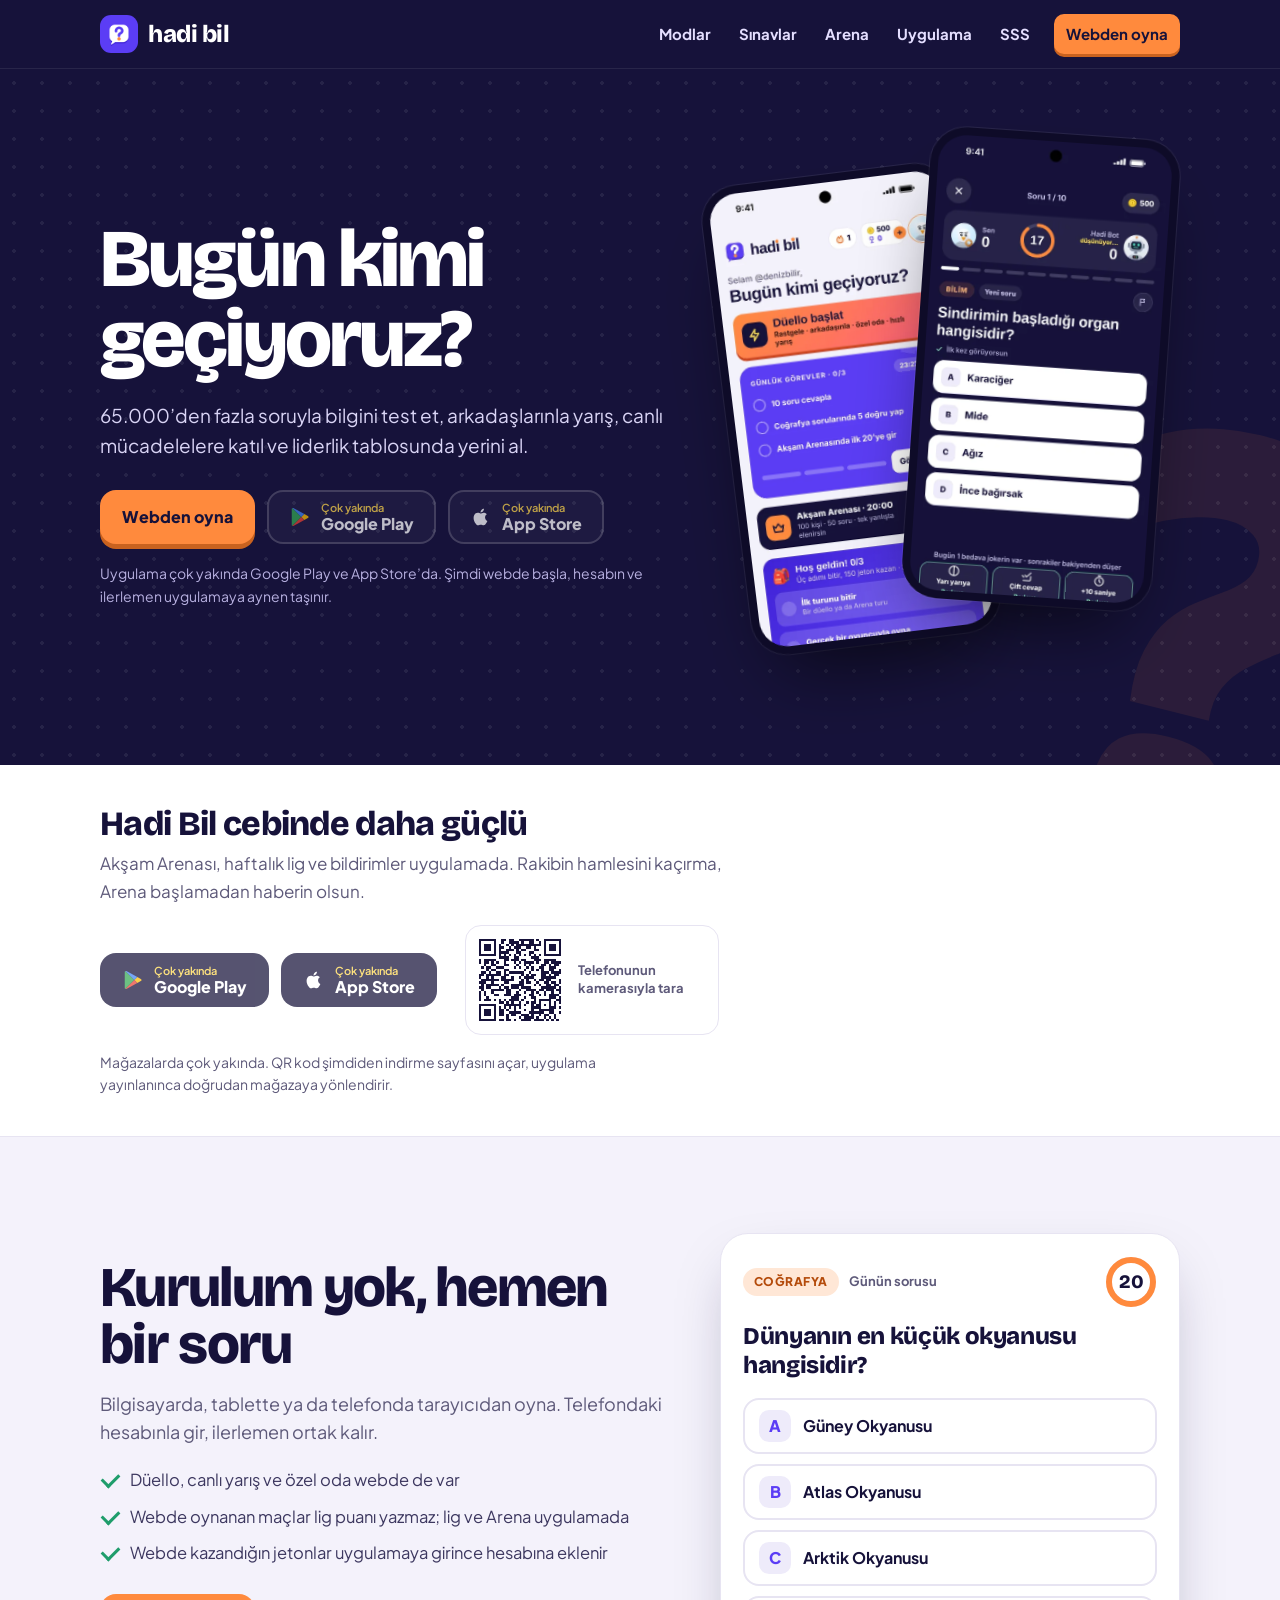
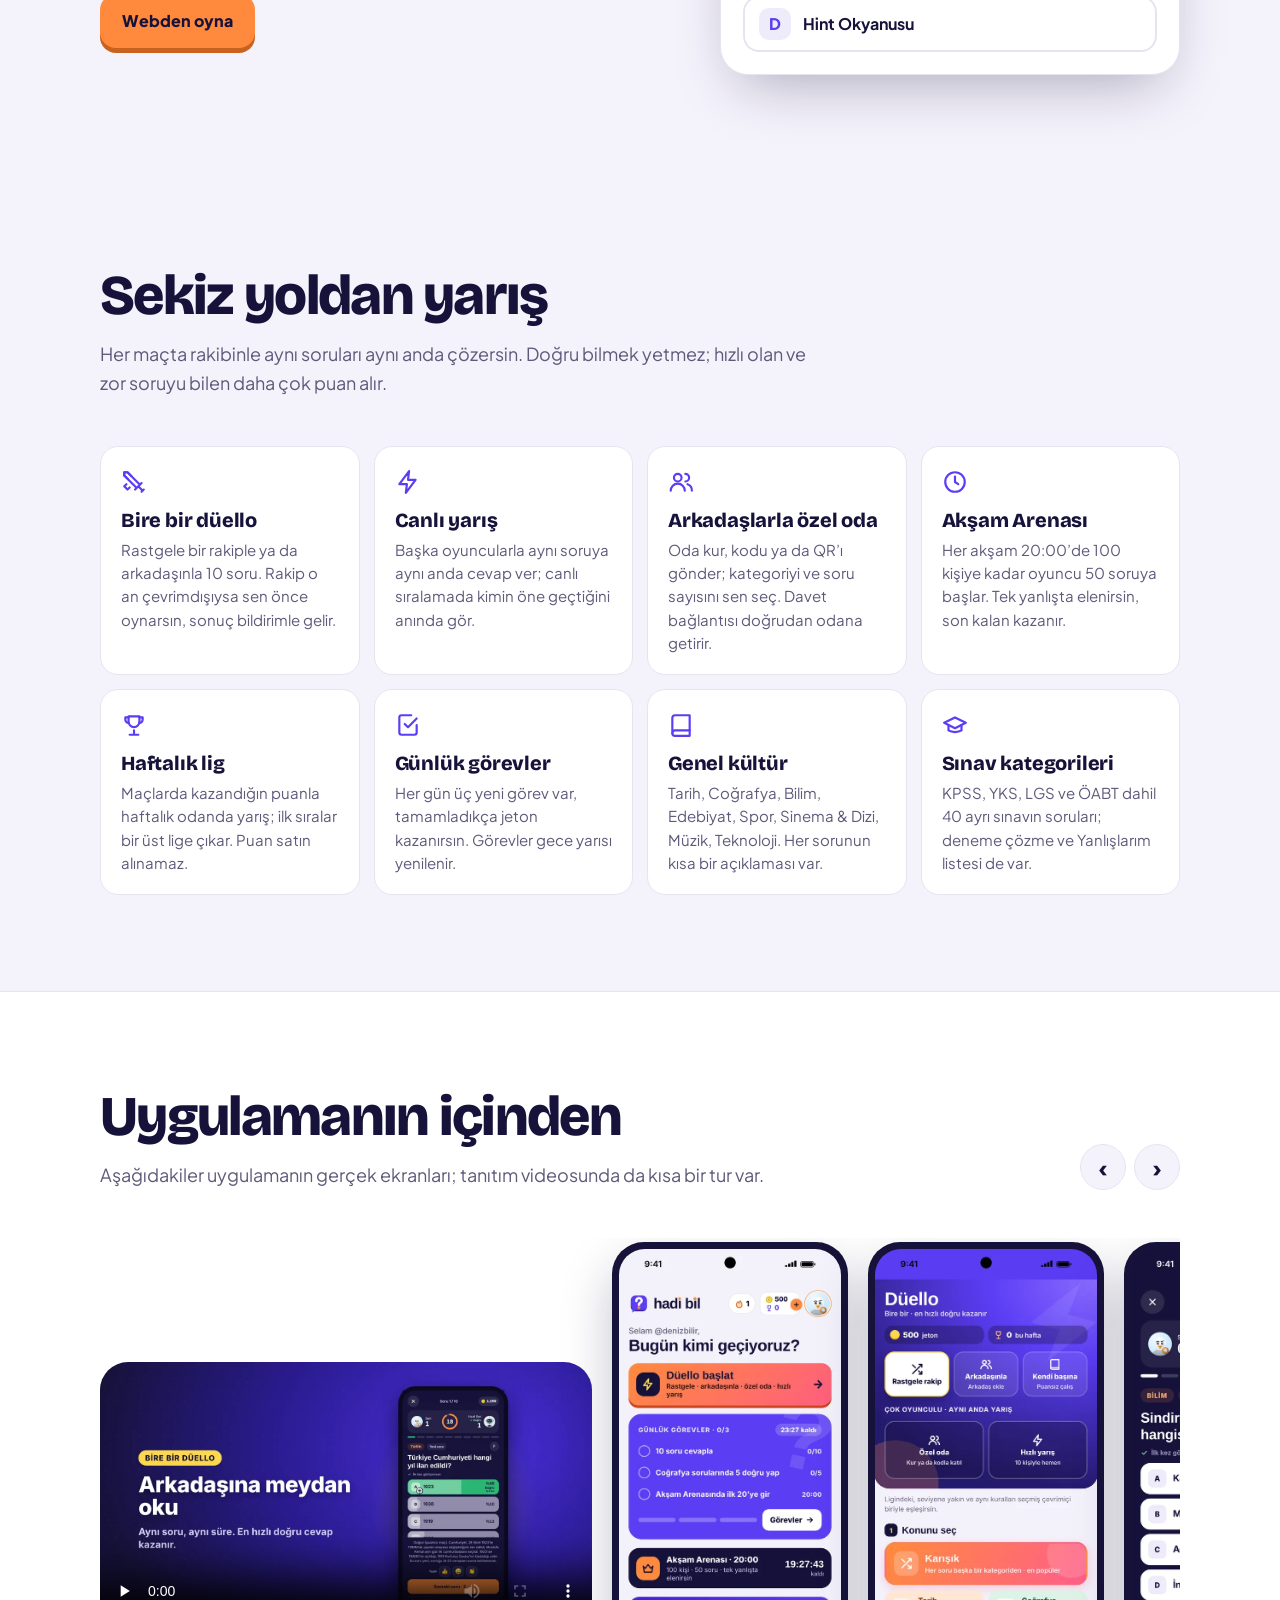
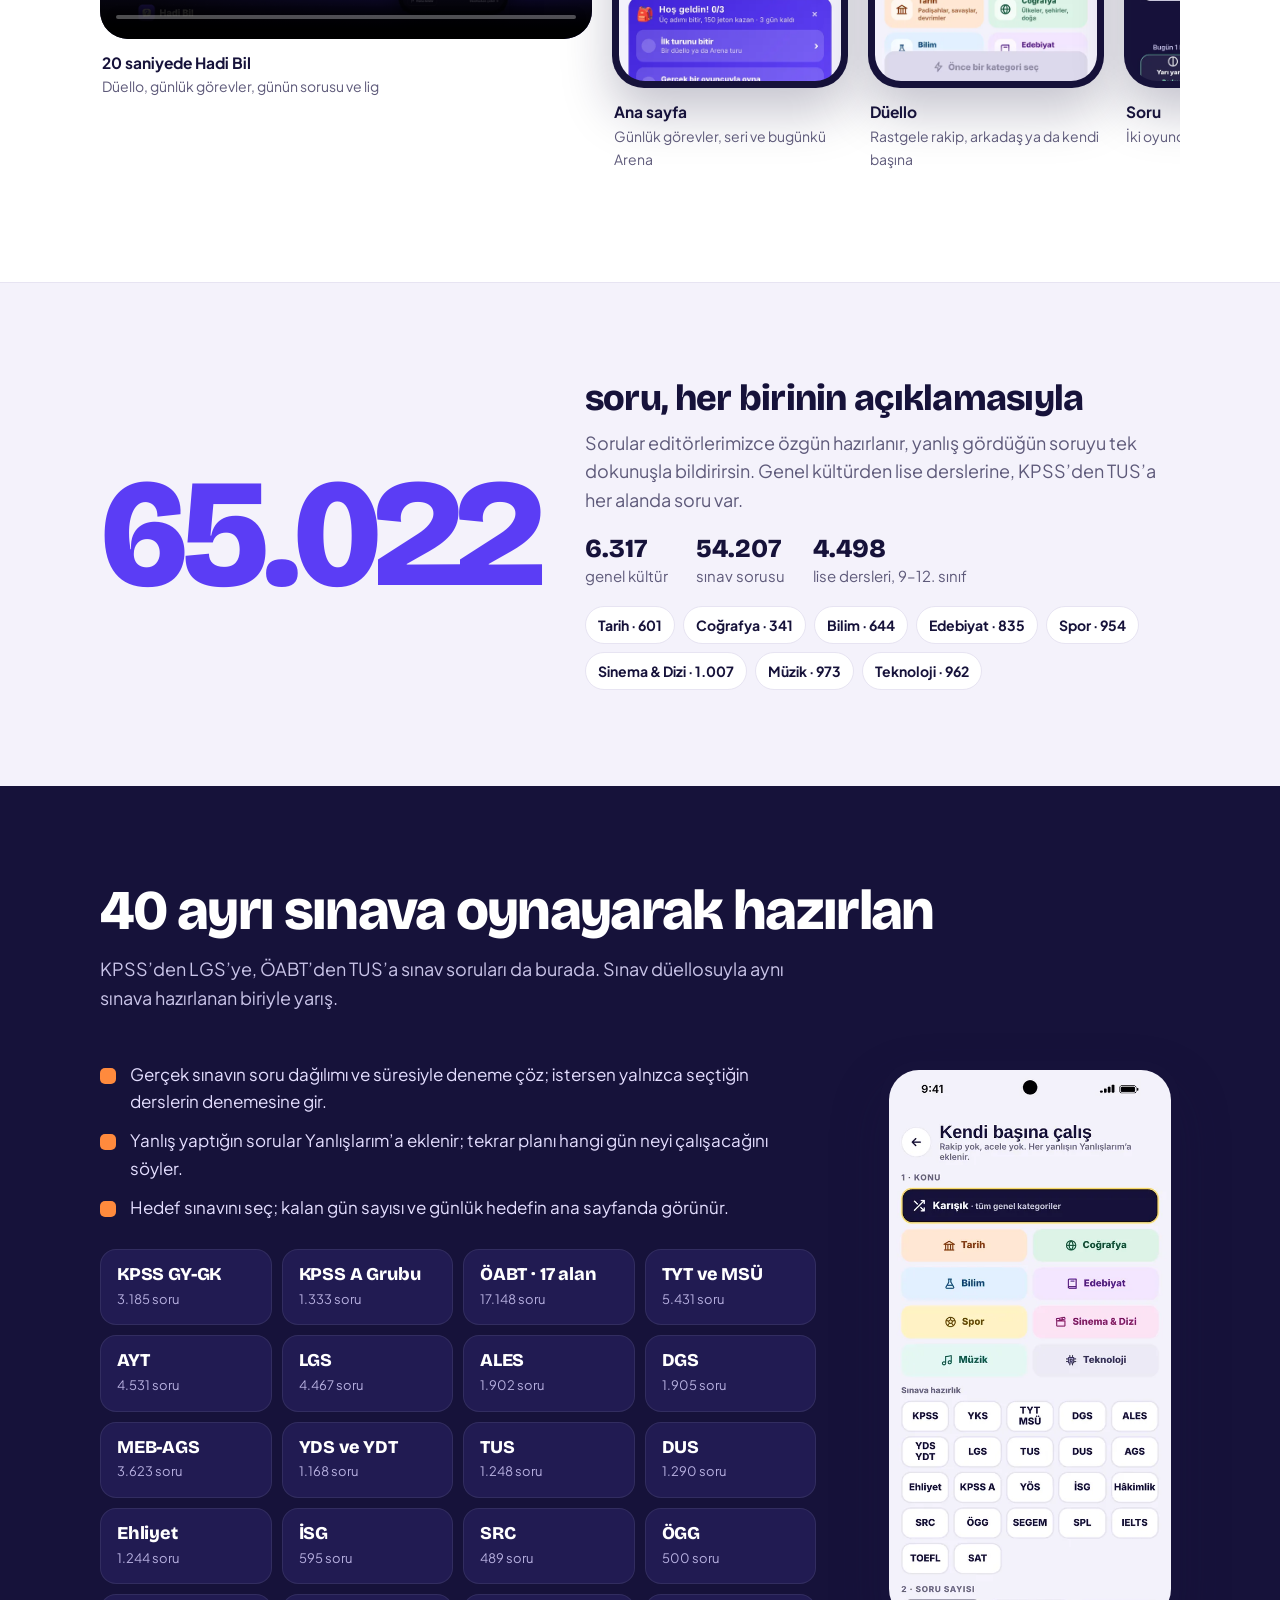
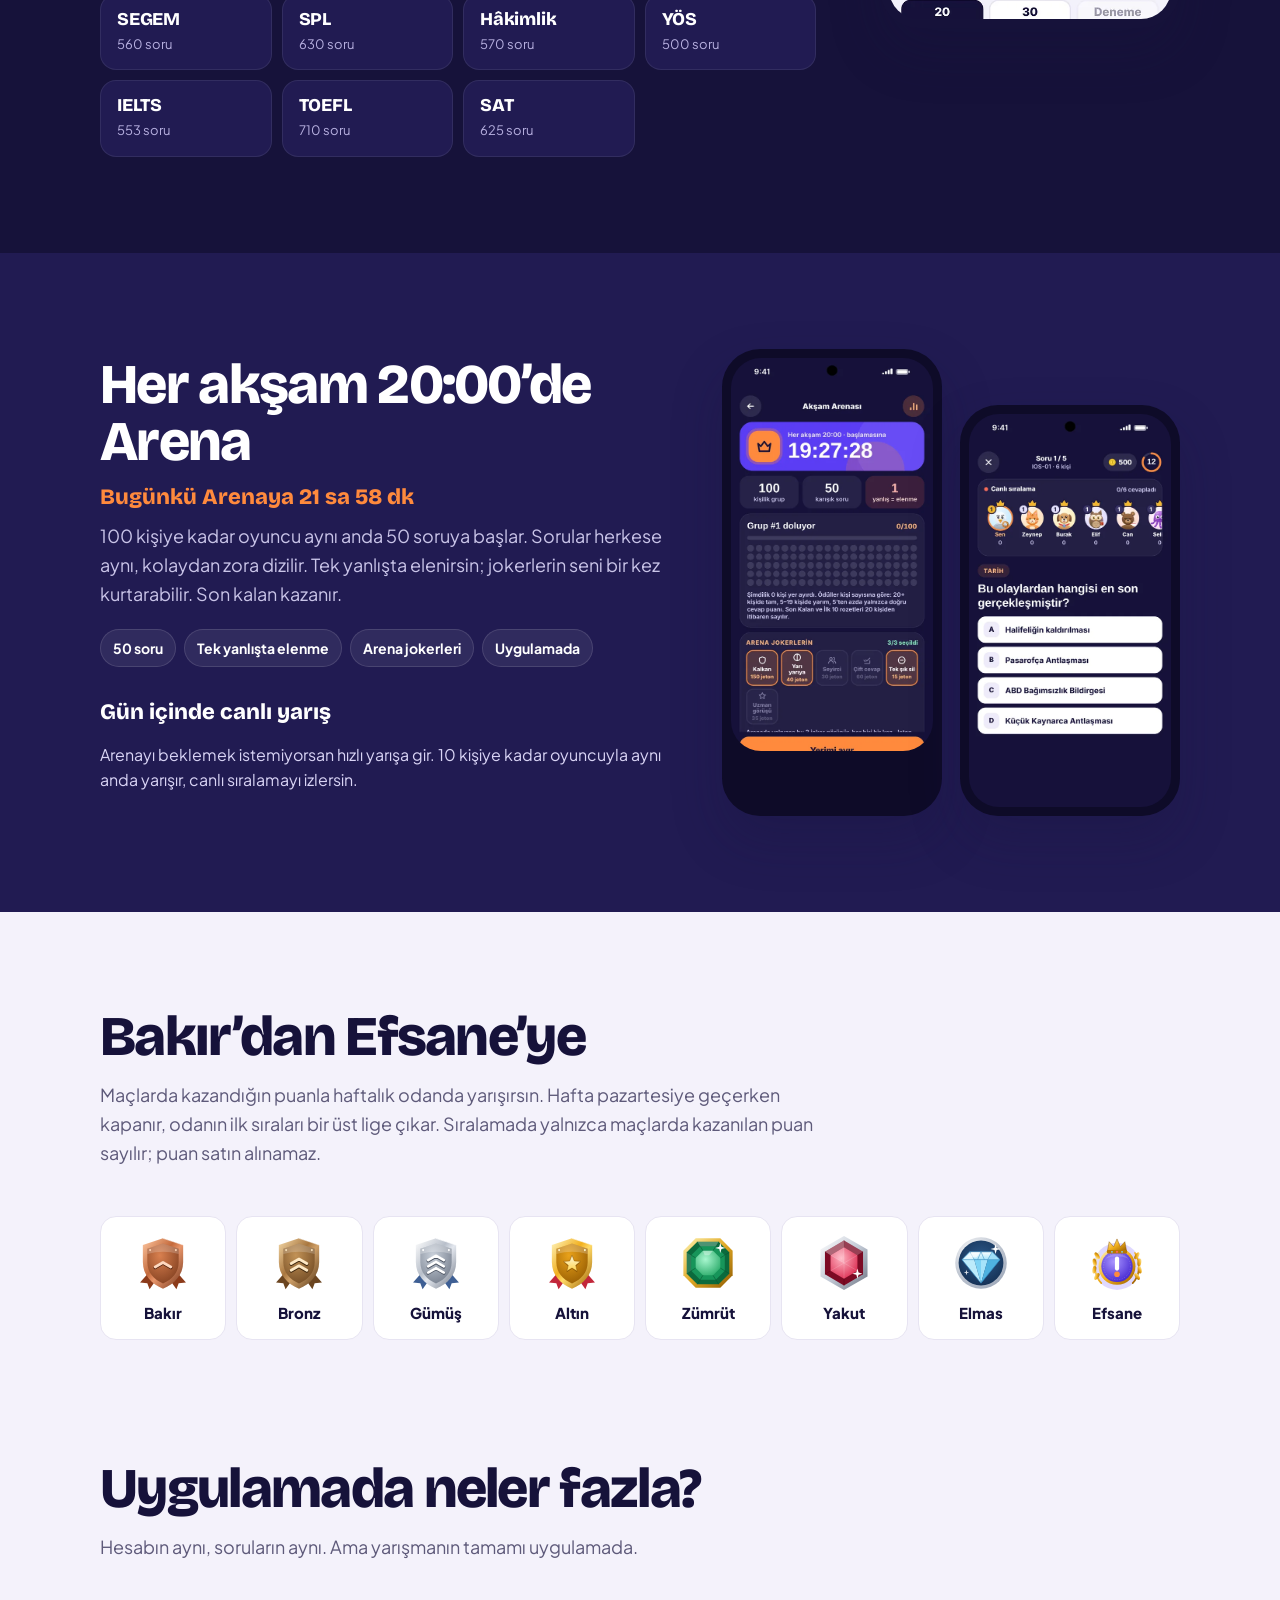
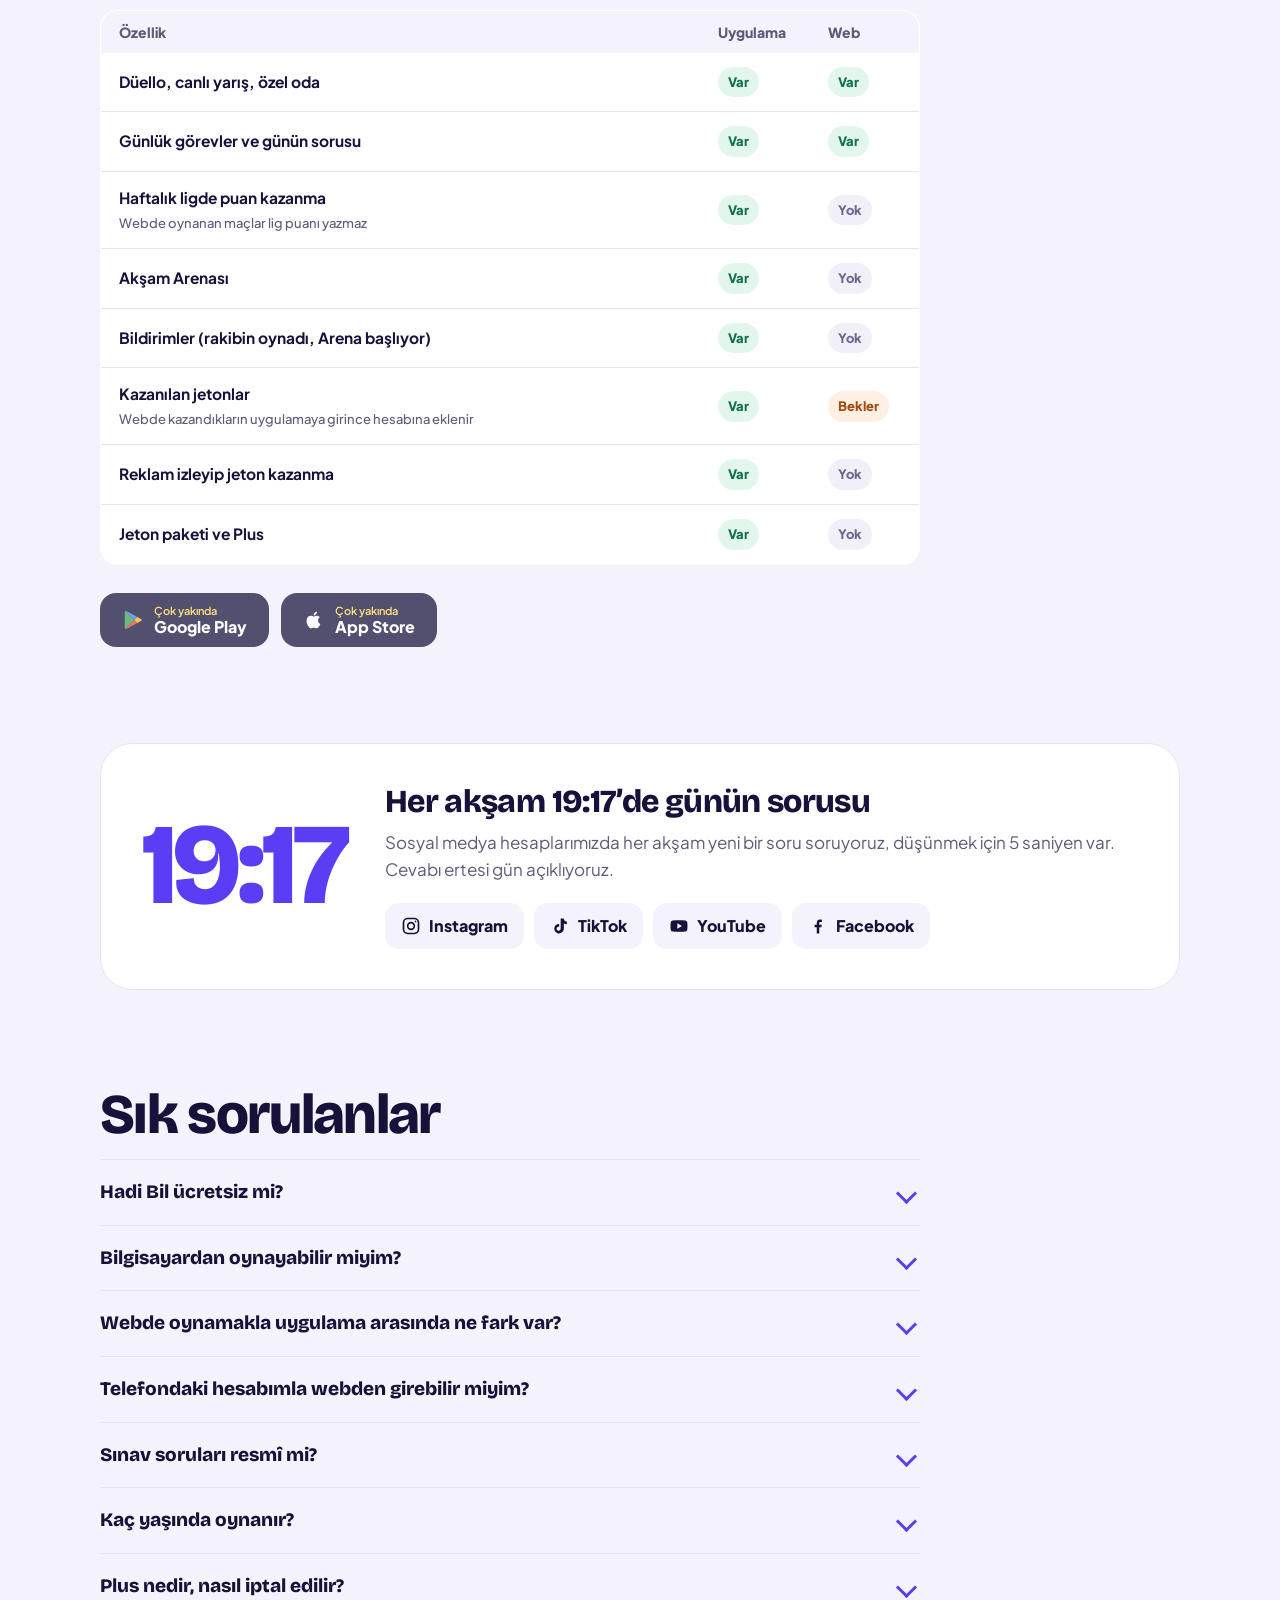
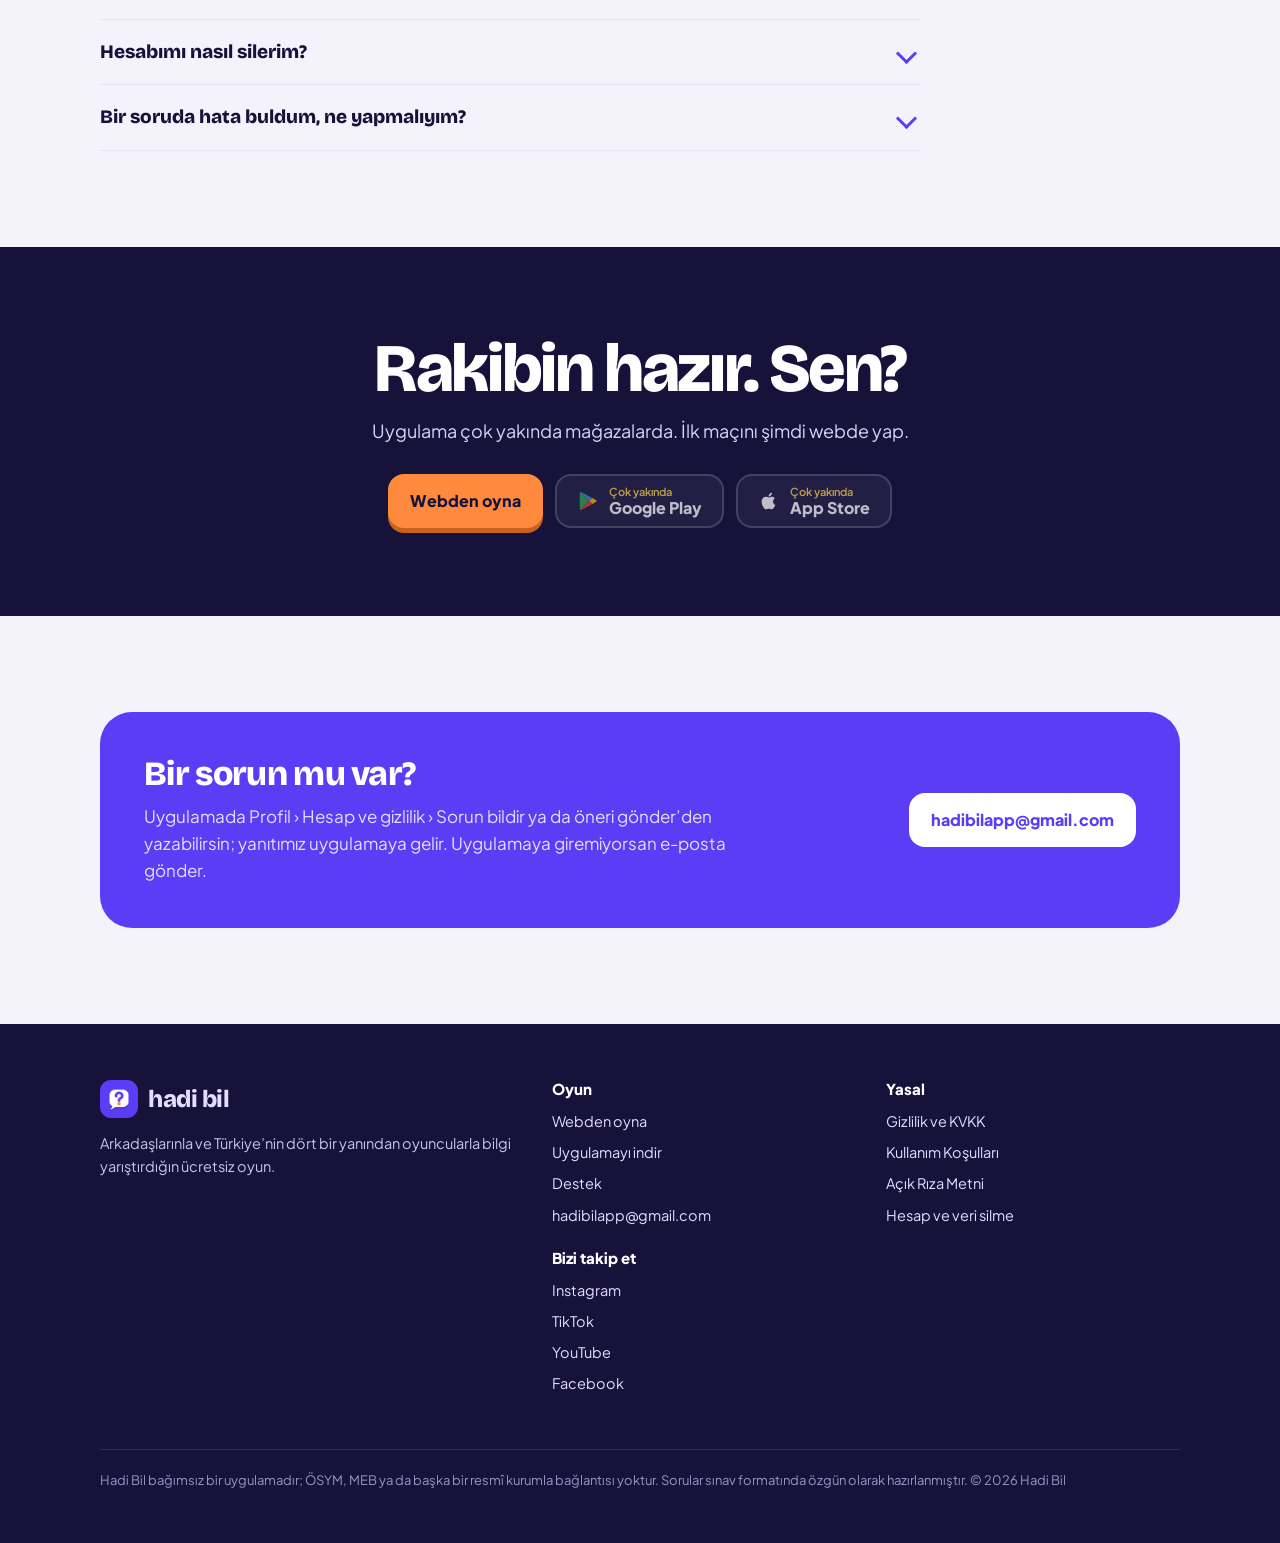
<file: index.html>
<!doctype html>
<html lang="tr"><head><meta charset="utf-8"><meta name="viewport" content="width=device-width, initial-scale=1">
<title>Hadi Bil · Online bilgi yarışması, düello, canlı yarış ve sınav soruları</title>
<meta name="description" content="Arkadaşlarınla canlı bilgi yarışması. 65.000’den fazla genel kültür ve sınav sorusu, bire bir düello, özel oda ve her akşam Arena. KPSS, TYT, LGS dahil 40 sınav. Ücretsiz; webden de oyna.">
<link rel="canonical" href="https://hadibilapp.com.tr/">
<meta name="theme-color" content="#16123A">
<meta name="referrer" content="strict-origin-when-cross-origin">
<meta name="google-site-verification" content="zMwOBXOlJf3iXY28u-6_29m4ngrnqCrsaWf16YEdAy8">
<link rel="icon" type="image/png" sizes="192x192" href="ikon-192.png"><link rel="apple-touch-icon" href="ikon-180.png">
<meta property="og:type" content="website"><meta property="og:locale" content="tr_TR"><meta property="og:site_name" content="Hadi Bil">
<meta property="og:title" content="Hadi Bil · Bugün kimi geçiyoruz?"><meta property="og:description" content="Arkadaşlarınla canlı bilgi yarışması. 65.000’den fazla genel kültür ve sınav sorusu, bire bir düello, özel oda ve her akşam Arena. KPSS, TYT, LGS dahil 40 sınav. Ücretsiz; webden de oyna.">
<meta property="og:url" content="https://hadibilapp.com.tr/"><meta property="og:image" content="https://hadibilapp.com.tr/og.png"><meta property="og:image:width" content="1200"><meta property="og:image:height" content="630">
<meta name="twitter:card" content="summary_large_image"><meta name="twitter:image" content="https://hadibilapp.com.tr/og.png">

<link rel="stylesheet" href="yazi/yazi.css">
<link rel="stylesheet" href="site.css">

<meta name="google-adsense-account" content="ca-pub-7811641573139270">
</head><body>
<a class="atla" href="#icerik">İçeriğe geç</a>
<header class="ust"><div class="sar">
<a class="marka" href="./"><img src="ikon-192.png" alt="" width="38" height="38">hadi bil</a>
<nav aria-label="Site"><a href="/#modlar">Modlar</a><a href="/#sinavlar">Sınavlar</a><a href="/#arena">Arena</a><a href="/#uygulama">Uygulama</a><a href="/#sss">SSS</a><a class="oyna" href="oyna/">Webden oyna</a></nav>
</div></header>
<main id="icerik">
<section class="kah" aria-labelledby="kah-bas">
<div class="sar">
<div class="kah-metin">
<h1 id="kah-bas">Bugün kimi geçiyoruz?</h1>
<p class="giris">65.000’den fazla soruyla bilgini test et, arkadaşlarınla yarış, canlı mücadelelere katıl ve liderlik tablosunda yerini al.</p>
<div class="dugmeler">
<a class="dug dug-ana" href="oyna/">Webden oyna</a>
<span class="dug dug-koyu yakinda" id="k-play" role="note"><svg width="22" height="22" viewBox="0 0 24 24" aria-hidden="true"><path fill="#34A853" d="M3.6 2.3 13.4 12l-9.8 9.7c-.4-.2-.6-.6-.6-1.1V3.4c0-.5.2-.9.6-1.1z"/><path fill="#FBBC04" d="m16.7 8.7-3.3 3.3 3.3 3.3 3.8-2.1c1.1-.6 1.1-1.8 0-2.4z"/><path fill="#4285F4" d="M3.6 2.3c.3-.2.8-.2 1.2 0l11.9 6.4-3.3 3.3z"/><path fill="#EA4335" d="M13.4 12l3.3 3.3-11.9 6.4c-.4.2-.9.2-1.2 0z"/></svg><span class="iki"><small>Çok yakında</small>Google Play</span></span>
<span class="dug dug-koyu yakinda" id="k-ios" role="note"><svg width="22" height="22" viewBox="0 0 24 24" fill="#fff" aria-hidden="true"><path d="M16.4 12.6c0-2.3 1.9-3.4 2-3.5-1.1-1.6-2.8-1.8-3.4-1.8-1.4-.1-2.8.9-3.5.9-.7 0-1.8-.8-3-.8-1.6 0-3 .9-3.8 2.3-1.6 2.8-.4 6.9 1.2 9.1.8 1.1 1.7 2.3 2.9 2.3 1.2 0 1.6-.7 3-.7s1.8.7 3 .7c1.3 0 2.1-1.1 2.8-2.2.9-1.3 1.3-2.5 1.3-2.6-.1 0-2.5-.9-2.5-3.7zM14.2 5.8c.6-.8 1.1-1.8 1-2.8-.9 0-2 .6-2.7 1.4-.6.7-1.1 1.7-1 2.7 1 .1 2-.5 2.7-1.3z"/></svg><span class="iki"><small>Çok yakında</small>App Store</span></span>
</div>
<p class="not">Uygulama çok yakında Google Play ve App Store’da. Şimdi webde başla, hesabın ve ilerlemen uygulamaya aynen taşınır.</p>
</div>
<div class="kah-tel" aria-hidden="true">
<div class="tel tel-arka"><img src="ekran-1.webp" alt="" width="520" height="1013" decoding="async"></div>
<div class="tel tel-on"><img src="ekran-3.webp" alt="" width="520" height="1013" fetchpriority="high" decoding="async"></div>
</div>
</div>
</section>

<section class="indir-bant" id="indir" aria-labelledby="indir-bas"><div class="sar">
<div>
<h2 id="indir-bas">Hadi Bil cebinde daha güçlü</h2>
<p>Akşam Arenası, haftalık lig ve bildirimler uygulamada. Rakibin hamlesini kaçırma, Arena başlamadan haberin olsun.</p>
<div class="indir-satir">
<div class="dugmeler"><span class="dug dug-koyu yakinda" id="b-play" role="note"><svg width="22" height="22" viewBox="0 0 24 24" aria-hidden="true"><path fill="#34A853" d="M3.6 2.3 13.4 12l-9.8 9.7c-.4-.2-.6-.6-.6-1.1V3.4c0-.5.2-.9.6-1.1z"/><path fill="#FBBC04" d="m16.7 8.7-3.3 3.3 3.3 3.3 3.8-2.1c1.1-.6 1.1-1.8 0-2.4z"/><path fill="#4285F4" d="M3.6 2.3c.3-.2.8-.2 1.2 0l11.9 6.4-3.3 3.3z"/><path fill="#EA4335" d="M13.4 12l3.3 3.3-11.9 6.4c-.4.2-.9.2-1.2 0z"/></svg><span class="iki"><small>Çok yakında</small>Google Play</span></span><span class="dug dug-koyu yakinda" id="b-ios" role="note"><svg width="22" height="22" viewBox="0 0 24 24" fill="#fff" aria-hidden="true"><path d="M16.4 12.6c0-2.3 1.9-3.4 2-3.5-1.1-1.6-2.8-1.8-3.4-1.8-1.4-.1-2.8.9-3.5.9-.7 0-1.8-.8-3-.8-1.6 0-3 .9-3.8 2.3-1.6 2.8-.4 6.9 1.2 9.1.8 1.1 1.7 2.3 2.9 2.3 1.2 0 1.6-.7 3-.7s1.8.7 3 .7c1.3 0 2.1-1.1 2.8-2.2.9-1.3 1.3-2.5 1.3-2.6-.1 0-2.5-.9-2.5-3.7zM14.2 5.8c.6-.8 1.1-1.8 1-2.8-.9 0-2 .6-2.7 1.4-.6.7-1.1 1.7-1 2.7 1 .1 2-.5 2.7-1.3z"/></svg><span class="iki"><small>Çok yakında</small>App Store</span></span></div>
<figure class="qr-kart"><svg class="qr" viewBox="0 0 37 37" role="img" aria-label="Hadi Bil indirme sayfasının QR kodu" shape-rendering="crispEdges"><rect width="100%" height="100%" fill="#fff"/><path d="M2 2h1v1h-1zM3 2h1v1h-1zM4 2h1v1h-1zM5 2h1v1h-1zM6 2h1v1h-1zM7 2h1v1h-1zM8 2h1v1h-1zM11 2h1v1h-1zM12 2h1v1h-1zM14 2h1v1h-1zM15 2h1v1h-1zM18 2h1v1h-1zM19 2h1v1h-1zM20 2h1v1h-1zM21 2h1v1h-1zM22 2h1v1h-1zM23 2h1v1h-1zM25 2h1v1h-1zM28 2h1v1h-1zM29 2h1v1h-1zM30 2h1v1h-1zM31 2h1v1h-1zM32 2h1v1h-1zM33 2h1v1h-1zM34 2h1v1h-1zM2 3h1v1h-1zM8 3h1v1h-1zM11 3h1v1h-1zM14 3h1v1h-1zM15 3h1v1h-1zM16 3h1v1h-1zM17 3h1v1h-1zM19 3h1v1h-1zM22 3h1v1h-1zM23 3h1v1h-1zM26 3h1v1h-1zM28 3h1v1h-1zM34 3h1v1h-1zM2 4h1v1h-1zM4 4h1v1h-1zM5 4h1v1h-1zM6 4h1v1h-1zM8 4h1v1h-1zM10 4h1v1h-1zM13 4h1v1h-1zM15 4h1v1h-1zM17 4h1v1h-1zM18 4h1v1h-1zM19 4h1v1h-1zM20 4h1v1h-1zM21 4h1v1h-1zM22 4h1v1h-1zM23 4h1v1h-1zM24 4h1v1h-1zM25 4h1v1h-1zM26 4h1v1h-1zM28 4h1v1h-1zM30 4h1v1h-1zM31 4h1v1h-1zM32 4h1v1h-1zM34 4h1v1h-1zM2 5h1v1h-1zM4 5h1v1h-1zM5 5h1v1h-1zM6 5h1v1h-1zM8 5h1v1h-1zM10 5h1v1h-1zM11 5h1v1h-1zM14 5h1v1h-1zM16 5h1v1h-1zM17 5h1v1h-1zM18 5h1v1h-1zM21 5h1v1h-1zM22 5h1v1h-1zM24 5h1v1h-1zM28 5h1v1h-1zM30 5h1v1h-1zM31 5h1v1h-1zM32 5h1v1h-1zM34 5h1v1h-1zM2 6h1v1h-1zM4 6h1v1h-1zM5 6h1v1h-1zM6 6h1v1h-1zM8 6h1v1h-1zM10 6h1v1h-1zM13 6h1v1h-1zM14 6h1v1h-1zM15 6h1v1h-1zM17 6h1v1h-1zM19 6h1v1h-1zM20 6h1v1h-1zM24 6h1v1h-1zM25 6h1v1h-1zM28 6h1v1h-1zM30 6h1v1h-1zM31 6h1v1h-1zM32 6h1v1h-1zM34 6h1v1h-1zM2 7h1v1h-1zM8 7h1v1h-1zM10 7h1v1h-1zM11 7h1v1h-1zM12 7h1v1h-1zM13 7h1v1h-1zM17 7h1v1h-1zM18 7h1v1h-1zM22 7h1v1h-1zM23 7h1v1h-1zM28 7h1v1h-1zM34 7h1v1h-1zM2 8h1v1h-1zM3 8h1v1h-1zM4 8h1v1h-1zM5 8h1v1h-1zM6 8h1v1h-1zM7 8h1v1h-1zM8 8h1v1h-1zM10 8h1v1h-1zM12 8h1v1h-1zM14 8h1v1h-1zM16 8h1v1h-1zM18 8h1v1h-1zM20 8h1v1h-1zM22 8h1v1h-1zM24 8h1v1h-1zM26 8h1v1h-1zM28 8h1v1h-1zM29 8h1v1h-1zM30 8h1v1h-1zM31 8h1v1h-1zM32 8h1v1h-1zM33 8h1v1h-1zM34 8h1v1h-1zM10 9h1v1h-1zM11 9h1v1h-1zM12 9h1v1h-1zM13 9h1v1h-1zM16 9h1v1h-1zM17 9h1v1h-1zM23 9h1v1h-1zM24 9h1v1h-1zM25 9h1v1h-1zM2 10h1v1h-1zM4 10h1v1h-1zM5 10h1v1h-1zM6 10h1v1h-1zM7 10h1v1h-1zM8 10h1v1h-1zM12 10h1v1h-1zM13 10h1v1h-1zM15 10h1v1h-1zM16 10h1v1h-1zM17 10h1v1h-1zM19 10h1v1h-1zM20 10h1v1h-1zM24 10h1v1h-1zM25 10h1v1h-1zM26 10h1v1h-1zM28 10h1v1h-1zM29 10h1v1h-1zM30 10h1v1h-1zM31 10h1v1h-1zM32 10h1v1h-1zM2 11h1v1h-1zM4 11h1v1h-1zM5 11h1v1h-1zM7 11h1v1h-1zM9 11h1v1h-1zM12 11h1v1h-1zM16 11h1v1h-1zM18 11h1v1h-1zM20 11h1v1h-1zM21 11h1v1h-1zM22 11h1v1h-1zM23 11h1v1h-1zM25 11h1v1h-1zM28 11h1v1h-1zM29 11h1v1h-1zM31 11h1v1h-1zM32 11h1v1h-1zM33 11h1v1h-1zM34 11h1v1h-1zM4 12h1v1h-1zM7 12h1v1h-1zM8 12h1v1h-1zM12 12h1v1h-1zM13 12h1v1h-1zM17 12h1v1h-1zM20 12h1v1h-1zM22 12h1v1h-1zM27 12h1v1h-1zM28 12h1v1h-1zM30 12h1v1h-1zM32 12h1v1h-1zM33 12h1v1h-1zM3 13h1v1h-1zM5 13h1v1h-1zM6 13h1v1h-1zM9 13h1v1h-1zM10 13h1v1h-1zM11 13h1v1h-1zM16 13h1v1h-1zM18 13h1v1h-1zM21 13h1v1h-1zM23 13h1v1h-1zM26 13h1v1h-1zM27 13h1v1h-1zM30 13h1v1h-1zM31 13h1v1h-1zM32 13h1v1h-1zM5 14h1v1h-1zM7 14h1v1h-1zM8 14h1v1h-1zM12 14h1v1h-1zM13 14h1v1h-1zM20 14h1v1h-1zM23 14h1v1h-1zM25 14h1v1h-1zM27 14h1v1h-1zM30 14h1v1h-1zM31 14h1v1h-1zM34 14h1v1h-1zM3 15h1v1h-1zM4 15h1v1h-1zM6 15h1v1h-1zM9 15h1v1h-1zM10 15h1v1h-1zM12 15h1v1h-1zM14 15h1v1h-1zM15 15h1v1h-1zM16 15h1v1h-1zM17 15h1v1h-1zM18 15h1v1h-1zM19 15h1v1h-1zM22 15h1v1h-1zM27 15h1v1h-1zM28 15h1v1h-1zM29 15h1v1h-1zM31 15h1v1h-1zM32 15h1v1h-1zM33 15h1v1h-1zM34 15h1v1h-1zM2 16h1v1h-1zM3 16h1v1h-1zM5 16h1v1h-1zM6 16h1v1h-1zM7 16h1v1h-1zM8 16h1v1h-1zM9 16h1v1h-1zM10 16h1v1h-1zM12 16h1v1h-1zM13 16h1v1h-1zM19 16h1v1h-1zM21 16h1v1h-1zM23 16h1v1h-1zM24 16h1v1h-1zM27 16h1v1h-1zM28 16h1v1h-1zM30 16h1v1h-1zM32 16h1v1h-1zM33 16h1v1h-1zM2 17h1v1h-1zM5 17h1v1h-1zM7 17h1v1h-1zM11 17h1v1h-1zM12 17h1v1h-1zM15 17h1v1h-1zM18 17h1v1h-1zM20 17h1v1h-1zM21 17h1v1h-1zM22 17h1v1h-1zM23 17h1v1h-1zM27 17h1v1h-1zM28 17h1v1h-1zM29 17h1v1h-1zM30 17h1v1h-1zM31 17h1v1h-1zM32 17h1v1h-1zM3 18h1v1h-1zM4 18h1v1h-1zM5 18h1v1h-1zM6 18h1v1h-1zM7 18h1v1h-1zM8 18h1v1h-1zM9 18h1v1h-1zM11 18h1v1h-1zM12 18h1v1h-1zM13 18h1v1h-1zM14 18h1v1h-1zM15 18h1v1h-1zM19 18h1v1h-1zM21 18h1v1h-1zM24 18h1v1h-1zM26 18h1v1h-1zM27 18h1v1h-1zM29 18h1v1h-1zM30 18h1v1h-1zM34 18h1v1h-1zM2 19h1v1h-1zM3 19h1v1h-1zM4 19h1v1h-1zM7 19h1v1h-1zM12 19h1v1h-1zM13 19h1v1h-1zM18 19h1v1h-1zM19 19h1v1h-1zM21 19h1v1h-1zM22 19h1v1h-1zM25 19h1v1h-1zM28 19h1v1h-1zM29 19h1v1h-1zM31 19h1v1h-1zM32 19h1v1h-1zM34 19h1v1h-1zM3 20h1v1h-1zM5 20h1v1h-1zM6 20h1v1h-1zM7 20h1v1h-1zM8 20h1v1h-1zM9 20h1v1h-1zM11 20h1v1h-1zM15 20h1v1h-1zM16 20h1v1h-1zM17 20h1v1h-1zM18 20h1v1h-1zM19 20h1v1h-1zM24 20h1v1h-1zM26 20h1v1h-1zM29 20h1v1h-1zM30 20h1v1h-1zM32 20h1v1h-1zM33 20h1v1h-1zM2 21h1v1h-1zM3 21h1v1h-1zM5 21h1v1h-1zM6 21h1v1h-1zM10 21h1v1h-1zM12 21h1v1h-1zM13 21h1v1h-1zM15 21h1v1h-1zM16 21h1v1h-1zM17 21h1v1h-1zM19 21h1v1h-1zM20 21h1v1h-1zM21 21h1v1h-1zM22 21h1v1h-1zM27 21h1v1h-1zM28 21h1v1h-1zM29 21h1v1h-1zM30 21h1v1h-1zM31 21h1v1h-1zM32 21h1v1h-1zM34 21h1v1h-1zM3 22h1v1h-1zM7 22h1v1h-1zM8 22h1v1h-1zM9 22h1v1h-1zM10 22h1v1h-1zM11 22h1v1h-1zM13 22h1v1h-1zM14 22h1v1h-1zM18 22h1v1h-1zM21 22h1v1h-1zM22 22h1v1h-1zM23 22h1v1h-1zM24 22h1v1h-1zM26 22h1v1h-1zM27 22h1v1h-1zM29 22h1v1h-1zM30 22h1v1h-1zM31 22h1v1h-1zM33 22h1v1h-1zM34 22h1v1h-1zM2 23h1v1h-1zM4 23h1v1h-1zM7 23h1v1h-1zM13 23h1v1h-1zM14 23h1v1h-1zM17 23h1v1h-1zM20 23h1v1h-1zM23 23h1v1h-1zM25 23h1v1h-1zM28 23h1v1h-1zM31 23h1v1h-1zM34 23h1v1h-1zM2 24h1v1h-1zM4 24h1v1h-1zM8 24h1v1h-1zM9 24h1v1h-1zM12 24h1v1h-1zM13 24h1v1h-1zM14 24h1v1h-1zM16 24h1v1h-1zM17 24h1v1h-1zM18 24h1v1h-1zM22 24h1v1h-1zM23 24h1v1h-1zM26 24h1v1h-1zM28 24h1v1h-1zM30 24h1v1h-1zM31 24h1v1h-1zM32 24h1v1h-1zM33 24h1v1h-1zM2 25h1v1h-1zM5 25h1v1h-1zM15 25h1v1h-1zM16 25h1v1h-1zM17 25h1v1h-1zM20 25h1v1h-1zM23 25h1v1h-1zM24 25h1v1h-1zM30 25h1v1h-1zM31 25h1v1h-1zM32 25h1v1h-1zM34 25h1v1h-1zM2 26h1v1h-1zM4 26h1v1h-1zM5 26h1v1h-1zM6 26h1v1h-1zM8 26h1v1h-1zM10 26h1v1h-1zM12 26h1v1h-1zM14 26h1v1h-1zM15 26h1v1h-1zM16 26h1v1h-1zM17 26h1v1h-1zM19 26h1v1h-1zM24 26h1v1h-1zM26 26h1v1h-1zM27 26h1v1h-1zM28 26h1v1h-1zM29 26h1v1h-1zM30 26h1v1h-1zM33 26h1v1h-1zM34 26h1v1h-1zM10 27h1v1h-1zM11 27h1v1h-1zM13 27h1v1h-1zM15 27h1v1h-1zM18 27h1v1h-1zM21 27h1v1h-1zM23 27h1v1h-1zM24 27h1v1h-1zM26 27h1v1h-1zM30 27h1v1h-1zM32 27h1v1h-1zM34 27h1v1h-1zM2 28h1v1h-1zM3 28h1v1h-1zM4 28h1v1h-1zM5 28h1v1h-1zM6 28h1v1h-1zM7 28h1v1h-1zM8 28h1v1h-1zM12 28h1v1h-1zM13 28h1v1h-1zM14 28h1v1h-1zM15 28h1v1h-1zM16 28h1v1h-1zM17 28h1v1h-1zM18 28h1v1h-1zM20 28h1v1h-1zM23 28h1v1h-1zM25 28h1v1h-1zM26 28h1v1h-1zM28 28h1v1h-1zM30 28h1v1h-1zM32 28h1v1h-1zM2 29h1v1h-1zM8 29h1v1h-1zM10 29h1v1h-1zM12 29h1v1h-1zM14 29h1v1h-1zM16 29h1v1h-1zM18 29h1v1h-1zM23 29h1v1h-1zM24 29h1v1h-1zM25 29h1v1h-1zM26 29h1v1h-1zM30 29h1v1h-1zM31 29h1v1h-1zM32 29h1v1h-1zM34 29h1v1h-1zM2 30h1v1h-1zM4 30h1v1h-1zM5 30h1v1h-1zM6 30h1v1h-1zM8 30h1v1h-1zM10 30h1v1h-1zM11 30h1v1h-1zM13 30h1v1h-1zM16 30h1v1h-1zM20 30h1v1h-1zM23 30h1v1h-1zM26 30h1v1h-1zM27 30h1v1h-1zM28 30h1v1h-1zM29 30h1v1h-1zM30 30h1v1h-1zM31 30h1v1h-1zM2 31h1v1h-1zM4 31h1v1h-1zM5 31h1v1h-1zM6 31h1v1h-1zM8 31h1v1h-1zM10 31h1v1h-1zM11 31h1v1h-1zM14 31h1v1h-1zM15 31h1v1h-1zM16 31h1v1h-1zM17 31h1v1h-1zM18 31h1v1h-1zM22 31h1v1h-1zM23 31h1v1h-1zM24 31h1v1h-1zM25 31h1v1h-1zM26 31h1v1h-1zM27 31h1v1h-1zM30 31h1v1h-1zM31 31h1v1h-1zM34 31h1v1h-1zM2 32h1v1h-1zM4 32h1v1h-1zM5 32h1v1h-1zM6 32h1v1h-1zM8 32h1v1h-1zM10 32h1v1h-1zM11 32h1v1h-1zM13 32h1v1h-1zM15 32h1v1h-1zM16 32h1v1h-1zM19 32h1v1h-1zM20 32h1v1h-1zM21 32h1v1h-1zM23 32h1v1h-1zM26 32h1v1h-1zM28 32h1v1h-1zM29 32h1v1h-1zM32 32h1v1h-1zM2 33h1v1h-1zM8 33h1v1h-1zM13 33h1v1h-1zM18 33h1v1h-1zM20 33h1v1h-1zM21 33h1v1h-1zM22 33h1v1h-1zM23 33h1v1h-1zM25 33h1v1h-1zM28 33h1v1h-1zM30 33h1v1h-1zM32 33h1v1h-1zM2 34h1v1h-1zM3 34h1v1h-1zM4 34h1v1h-1zM5 34h1v1h-1zM6 34h1v1h-1zM7 34h1v1h-1zM8 34h1v1h-1zM10 34h1v1h-1zM11 34h1v1h-1zM13 34h1v1h-1zM14 34h1v1h-1zM16 34h1v1h-1zM19 34h1v1h-1zM20 34h1v1h-1zM21 34h1v1h-1zM22 34h1v1h-1zM24 34h1v1h-1zM25 34h1v1h-1zM26 34h1v1h-1zM27 34h1v1h-1zM29 34h1v1h-1zM31 34h1v1h-1zM33 34h1v1h-1z" fill="#16123A"/></svg><figcaption>Telefonunun kamerasıyla tara</figcaption></figure>
</div>
<p class="not">Mağazalarda çok yakında. QR kod şimdiden indirme sayfasını açar, uygulama yayınlanınca doğrudan mağazaya yönlendirir.</p>
</div>
</div></section>

<section class="bol webde" id="webde" aria-labelledby="webde-bas"><div class="sar">
<div class="webde-metin">
<h2 class="bas" id="webde-bas">Kurulum yok, hemen bir soru</h2>
<p class="ac">Bilgisayarda, tablette ya da telefonda tarayıcıdan oyna. Telefondaki hesabınla gir, ilerlemen ortak kalır.</p>
<ul class="tik">
<li>Düello, canlı yarış ve özel oda webde de var</li>
<li>Webde oynanan maçlar lig puanı yazmaz; lig ve Arena uygulamada</li>
<li>Webde kazandığın jetonlar uygulamaya girince hesabına eklenir</li>
</ul>
<a class="dug dug-ana" href="oyna/">Webden oyna</a>
</div>
<div class="soru" id="soru" aria-live="polite">
<div class="soru-ust"><span class="kat" id="s-kat">TARİH</span><span class="ad">Günün sorusu</span>
<div class="halka" aria-hidden="true"><svg width="52" height="52" viewBox="0 0 52 52"><circle cx="26" cy="26" r="22" fill="none" stroke="#EEEBFA" stroke-width="6"/><circle id="s-halka" cx="26" cy="26" r="22" fill="none" stroke="#FF8A3D" stroke-width="6" stroke-linecap="round" stroke-dasharray="138.2" stroke-dashoffset="0"/></svg><b id="s-sure">20</b></div></div>
<h3 id="s-metin">Kartacalı hangi komutan filleriyle birlikte Alpler’i aşarak İtalya’ya girmiştir?</h3>
<div class="siklar" id="s-siklar"><button class="sik" type="button"><i>A</i><span>Hannibal</span></button><button class="sik" type="button"><i>B</i><span>Hamilkar</span></button><button class="sik" type="button"><i>C</i><span>Scipio</span></button><button class="sik" type="button"><i>D</i><span>Spartaküs</span></button></div>
<div class="sonuc" id="s-sonuc"><p id="s-not"></p><div class="alt"><button class="dug dug-acik" type="button" id="s-yeni">Bir soru daha</button><a class="dug dug-ana" href="oyna/">Webde rakip bul</a></div></div>
<noscript><p class="not">Soruyu cevaplamak için JavaScript’i aç ya da <a href="oyna/">webde oyna</a>.</p></noscript>
</div>
</div></section>

<section class="bol" id="modlar" aria-labelledby="modlar-bas"><div class="sar">
<h2 class="bas" id="modlar-bas">Sekiz yoldan yarış</h2>
<p class="ac">Her maçta rakibinle aynı soruları aynı anda çözersin. Doğru bilmek yetmez; hızlı olan ve zor soruyu bilen daha çok puan alır.</p>
<ul class="modlar"><li><svg viewBox="0 0 24 24" width="26" height="26" fill="none" stroke="currentColor" stroke-width="2" stroke-linecap="round" stroke-linejoin="round" aria-hidden="true"><path d="M14.5 17.5 3 6V3h3l11.5 11.5M13 19l6-6M16 16l4 4M19 21l2-2"/><path d="M9.5 6.5 6 3H3v3l3.5 3.5M5 14l-2 2 3 3 2-2"/></svg><h3>Bire bir düello</h3><p>Rastgele bir rakiple ya da arkadaşınla 10 soru. Rakip o an çevrimdışıysa sen önce oynarsın, sonuç bildirimle gelir.</p></li><li><svg viewBox="0 0 24 24" width="26" height="26" fill="none" stroke="currentColor" stroke-width="2" stroke-linecap="round" stroke-linejoin="round" aria-hidden="true"><path d="M13 2 4 14h7l-1 8 9-12h-7z"/></svg><h3>Canlı yarış</h3><p>Başka oyuncularla aynı soruya aynı anda cevap ver; canlı sıralamada kimin öne geçtiğini anında gör.</p></li><li><svg viewBox="0 0 24 24" width="26" height="26" fill="none" stroke="currentColor" stroke-width="2" stroke-linecap="round" stroke-linejoin="round" aria-hidden="true"><circle cx="9" cy="8" r="3.5"/><path d="M2.5 20a6.5 6.5 0 0 1 13 0"/><path d="M16 4.5a3.5 3.5 0 0 1 0 7M18 14a6 6 0 0 1 4 6"/></svg><h3>Arkadaşlarla özel oda</h3><p>Oda kur, kodu ya da QR’ı gönder; kategoriyi ve soru sayısını sen seç. Davet bağlantısı doğrudan odana getirir.</p></li><li><svg viewBox="0 0 24 24" width="26" height="26" fill="none" stroke="currentColor" stroke-width="2" stroke-linecap="round" stroke-linejoin="round" aria-hidden="true"><circle cx="12" cy="12" r="9"/><path d="M12 7v5l3 2"/></svg><h3>Akşam Arenası</h3><p>Her akşam 20:00’de 100 kişiye kadar oyuncu 50 soruya başlar. Tek yanlışta elenirsin, son kalan kazanır.</p></li><li><svg viewBox="0 0 24 24" width="26" height="26" fill="none" stroke="currentColor" stroke-width="2" stroke-linecap="round" stroke-linejoin="round" aria-hidden="true"><path d="M8 21h8M12 17v4M7 4h10v5a5 5 0 0 1-10 0z"/><path d="M17 5h3v2a3 3 0 0 1-3 3M7 5H4v2a3 3 0 0 0 3 3"/></svg><h3>Haftalık lig</h3><p>Maçlarda kazandığın puanla haftalık odanda yarış; ilk sıralar bir üst lige çıkar. Puan satın alınamaz.</p></li><li><svg viewBox="0 0 24 24" width="26" height="26" fill="none" stroke="currentColor" stroke-width="2" stroke-linecap="round" stroke-linejoin="round" aria-hidden="true"><path d="M9 11l3 3 8-8"/><path d="M20 12v7a2 2 0 0 1-2 2H6a2 2 0 0 1-2-2V5a2 2 0 0 1 2-2h9"/></svg><h3>Günlük görevler</h3><p>Her gün üç yeni görev var, tamamladıkça jeton kazanırsın. Görevler gece yarısı yenilenir.</p></li><li><svg viewBox="0 0 24 24" width="26" height="26" fill="none" stroke="currentColor" stroke-width="2" stroke-linecap="round" stroke-linejoin="round" aria-hidden="true"><path d="M4 19.5A2.5 2.5 0 0 1 6.5 17H20V3H6.5A2.5 2.5 0 0 0 4 5.5z"/><path d="M4 19.5A2.5 2.5 0 0 0 6.5 22H20v-5"/></svg><h3>Genel kültür</h3><p>Tarih, Coğrafya, Bilim, Edebiyat, Spor, Sinema &amp; Dizi, Müzik, Teknoloji. Her sorunun kısa bir açıklaması var.</p></li><li><svg viewBox="0 0 24 24" width="26" height="26" fill="none" stroke="currentColor" stroke-width="2" stroke-linecap="round" stroke-linejoin="round" aria-hidden="true"><path d="M22 10 12 5 2 10l10 5z"/><path d="M6 12v5c3 2 9 2 12 0v-5"/></svg><h3>Sınav kategorileri</h3><p>KPSS, YKS, LGS ve ÖABT dahil 40 ayrı sınavın soruları; deneme çözme ve Yanlışlarım listesi de var.</p></li></ul>
</div></section>

<section class="bol ekranlar" id="ekranlar" aria-labelledby="ekran-bas"><div class="sar">
<div class="ekran-ust">
<div><h2 class="bas" id="ekran-bas">Uygulamanın içinden</h2>
<p class="ac">Aşağıdakiler uygulamanın gerçek ekranları; tanıtım videosunda da kısa bir tur var.</p></div>
<div class="kaydir" role="group" aria-label="Ekranlar arasında gezin"><button type="button" id="e-geri" aria-label="Önceki ekran">‹</button><button type="button" id="e-ileri" aria-label="Sonraki ekran">›</button></div>
</div>
<ul class="galeri" id="galeri" tabindex="0" aria-label="Uygulama ekranları">
<li class="video"><video controls playsinline preload="none" poster="tanitim.webp" width="1280" height="720" aria-label="Hadi Bil tanıtım videosu"><source src="tanitim.mp4" type="video/mp4"><a href="tanitim.mp4">Tanıtım videosunu indir</a></video><p><b>20 saniyede Hadi Bil</b>Düello, günlük görevler, günün sorusu ve lig</p></li>
<li><div class="tel"><img src="ekran-1.webp" alt="Ana sayfa ekranı, günlük görevler, seri ve bugünkü Arena" width="520" height="1013" loading="lazy" decoding="async"></div><p><b>Ana sayfa</b>Günlük görevler, seri ve bugünkü Arena</p></li>
<li><div class="tel"><img src="ekran-2.webp" alt="Düello ekranı, rastgele rakip, arkadaş ya da kendi başına" width="520" height="1013" loading="lazy" decoding="async"></div><p><b>Düello</b>Rastgele rakip, arkadaş ya da kendi başına</p></li>
<li><div class="tel"><img src="ekran-3.webp" alt="Soru ekranı, iki oyuncu, aynı soru, 20 saniye" width="520" height="1013" loading="lazy" decoding="async"></div><p><b>Soru</b>İki oyuncu, aynı soru, 20 saniye</p></li>
<li><div class="tel"><img src="ekran-4.webp" alt="Canlı yarış ekranı, canlı sıralama, aynı anda cevap" width="520" height="1013" loading="lazy" decoding="async"></div><p><b>Canlı yarış</b>Canlı sıralama, aynı anda cevap</p></li>
<li><div class="tel"><img src="ekran-5.webp" alt="Akşam Arenası ekranı, 100 kişi, 50 soru, tek yanlışta elenme" width="520" height="1013" loading="lazy" decoding="async"></div><p><b>Akşam Arenası</b>100 kişi, 50 soru, tek yanlışta elenme</p></li>
<li><div class="tel"><img src="ekran-6.webp" alt="Kendi başına çalış ekranı, konu ve sınav seç, soru sayısını belirle" width="520" height="1013" loading="lazy" decoding="async"></div><p><b>Kendi başına çalış</b>Konu ve sınav seç, soru sayısını belirle</p></li>
</ul>
</div></section>

<section class="bol sayi" id="sorular" aria-labelledby="sayi-bas"><div class="sar">
<div class="sayi-buyuk"><span id="sayac" data-hedef="65022">65.022</span></div>
<div>
<h2 id="sayi-bas">soru, her birinin açıklamasıyla</h2>
<p class="ac">Sorular editörlerimizce özgün hazırlanır, yanlış gördüğün soruyu tek dokunuşla bildirirsin. Genel kültürden lise derslerine, KPSS’den TUS’a her alanda soru var.</p>
<ul class="dagilim">
<li><b>6.317</b> genel kültür</li>
<li><b>54.207</b> sınav sorusu</li>
<li><b>4.498</b> lise dersleri, 9–12. sınıf</li>
</ul>
<ul class="etiketler koyu-etiket"><li>Tarih · 601</li><li>Coğrafya · 341</li><li>Bilim · 644</li><li>Edebiyat · 835</li><li>Spor · 954</li><li>Sinema &amp; Dizi · 1.007</li><li>Müzik · 973</li><li>Teknoloji · 962</li></ul>
</div>
</div></section>

<section class="bol koyu" id="sinavlar" aria-labelledby="sinav-bas"><div class="sar">
<h2 class="bas" id="sinav-bas">40 ayrı sınava oynayarak hazırlan</h2>
<p class="ac">KPSS’den LGS’ye, ÖABT’den TUS’a sınav soruları da burada. Sınav düellosuyla aynı sınava hazırlanan biriyle yarış.</p>
<div class="sinav-alt">
<div>
<ul class="yap">
<li>Gerçek sınavın soru dağılımı ve süresiyle deneme çöz; istersen yalnızca seçtiğin derslerin denemesine gir.</li>
<li>Yanlış yaptığın sorular Yanlışlarım’a eklenir; tekrar planı hangi gün neyi çalışacağını söyler.</li>
<li>Hedef sınavını seç; kalan gün sayısı ve günlük hedefin ana sayfanda görünür.</li>
</ul>
<ul class="sinavlar"><li><b>KPSS GY-GK</b><span>3.185 soru</span></li><li><b>KPSS A Grubu</b><span>1.333 soru</span></li><li><b>ÖABT · 17 alan</b><span>17.148 soru</span></li><li><b>TYT ve MSÜ</b><span>5.431 soru</span></li><li><b>AYT</b><span>4.531 soru</span></li><li><b>LGS</b><span>4.467 soru</span></li><li><b>ALES</b><span>1.902 soru</span></li><li><b>DGS</b><span>1.905 soru</span></li><li><b>MEB-AGS</b><span>3.623 soru</span></li><li><b>YDS ve YDT</b><span>1.168 soru</span></li><li><b>TUS</b><span>1.248 soru</span></li><li><b>DUS</b><span>1.290 soru</span></li><li><b>Ehliyet</b><span>1.244 soru</span></li><li><b>İSG</b><span>595 soru</span></li><li><b>SRC</b><span>489 soru</span></li><li><b>ÖGG</b><span>500 soru</span></li><li><b>SEGEM</b><span>560 soru</span></li><li><b>SPL</b><span>630 soru</span></li><li><b>Hâkimlik</b><span>570 soru</span></li><li><b>YÖS</b><span>500 soru</span></li><li><b>IELTS</b><span>553 soru</span></li><li><b>TOEFL</b><span>710 soru</span></li><li><b>SAT</b><span>625 soru</span></li></ul>
</div>
<div class="tel"><img src="ekran-6.webp" alt="Kendi başına çalış ekranında konu ve sınav seçimi" width="520" height="1013" loading="lazy" decoding="async"></div>
</div>
</div></section>

<section class="bol arena" id="arena" aria-labelledby="arena-bas"><div class="sar">
<div class="arena-metin">
<h2 class="bas" id="arena-bas">Her akşam 20:00’de Arena</h2>
<p class="geri" id="arena-geri">Her akşam 20:00’de</p>
<p class="ac">100 kişiye kadar oyuncu aynı anda 50 soruya başlar. Sorular herkese aynı, kolaydan zora dizilir. Tek yanlışta elenirsin; jokerlerin seni bir kez kurtarabilir. Son kalan kazanır.</p>
<ul class="etiketler"><li>50 soru</li><li>Tek yanlışta elenme</li><li>Arena jokerleri</li><li>Uygulamada</li></ul>
<h3>Gün içinde canlı yarış</h3>
<p>Arenayı beklemek istemiyorsan hızlı yarışa gir. 10 kişiye kadar oyuncuyla aynı anda yarışır, canlı sıralamayı izlersin.</p>
</div>
<div class="arena-tel"><div class="tel"><img src="ekran-5.webp" alt="Akşam Arenası ekranında geri sayım ve dolan grup" width="520" height="1013" loading="lazy" decoding="async"></div><div class="tel"><img src="ekran-4.webp" alt="Canlı yarışta oyuncuların sıralaması ve soru" width="520" height="1013" loading="lazy" decoding="async"></div></div>
</div></section>

<section class="bol lig-bol" id="lig" aria-labelledby="lig-bas"><div class="sar">
<h2 class="bas" id="lig-bas">Bakır’dan Efsane’ye</h2>
<p class="ac">Maçlarda kazandığın puanla haftalık odanda yarışırsın. Hafta pazartesiye geçerken kapanır, odanın ilk sıraları bir üst lige çıkar. Sıralamada yalnızca maçlarda kazanılan puan sayılır; puan satın alınamaz.</p>
<ol class="lig" aria-label="Ligler, en alttan en üste"><li><svg viewBox="0 0 100 100" width="100%" height="100%" aria-hidden="true" class="amb"><defs><linearGradient id="am-bakir-rim" x1="0" y1="0" x2="1" y2="1"><stop offset="0" stop-color="#FFC9A3"></stop><stop offset="0.42" stop-color="#C46A3C"></stop><stop offset="0.55" stop-color="#E8956A"></stop><stop offset="1" stop-color="#6E3218"></stop></linearGradient><radialGradient id="am-bakir-face" cx="0.4" cy="0.3" r="0.85"><stop offset="0" stop-color="#D9804F"></stop><stop offset="1" stop-color="#7A3A1C"></stop></radialGradient><clipPath id="am-bakir-clip"><path d="M50 6 L86 18 V48 C86 72 70 87 50 96 C30 87 14 72 14 48 V18 Z"></path></clipPath></defs><path d="M22 70 L9 85 L22 86 L26 97 L38 80 Z" fill="#8C3B1A"></path><path d="M78 70 L91 85 L78 86 L74 97 L62 80 Z" fill="#8C3B1A"></path><path d="M50 6 L86 18 V48 C86 72 70 87 50 96 C30 87 14 72 14 48 V18 Z" fill="url(#am-bakir-rim)"></path><path d="M50 15 L78 24.5 V48 C78 67 66 79 50 86.5 C34 79 22 67 22 48 V24.5 Z" fill="url(#am-bakir-face)"></path><path d="M36 58.2 L50 50.2 L64 58.2" stroke="#4A1E0C" stroke-width="6" fill="none" stroke-linecap="round" stroke-linejoin="round"></path><path d="M36 57 L50 49 L64 57" stroke="#FFD9BF" stroke-width="5" fill="none" stroke-linecap="round" stroke-linejoin="round"></path><circle cx="27" cy="27" r="1.8" fill="#FFC9A3"></circle><circle cx="73" cy="27" r="1.8" fill="#FFC9A3"></circle><path d="M22 24.5 L50 15 L78 24.5 V34 Q50 26 22 34 Z" fill="#FFFFFF" opacity="0.2"></path><path d="M50 6 L86 18" stroke="#FFFFFF" stroke-opacity="0.55" stroke-width="1.4" fill="none"></path></svg><span>Bakır</span></li><li><svg viewBox="0 0 100 100" width="100%" height="100%" aria-hidden="true" class="amb"><defs><linearGradient id="am-bronz-rim" x1="0" y1="0" x2="1" y2="1"><stop offset="0" stop-color="#F5D9A8"></stop><stop offset="0.42" stop-color="#A9773F"></stop><stop offset="0.55" stop-color="#CFA068"></stop><stop offset="1" stop-color="#553617"></stop></linearGradient><radialGradient id="am-bronz-face" cx="0.4" cy="0.3" r="0.85"><stop offset="0" stop-color="#C29256"></stop><stop offset="1" stop-color="#6B4520"></stop></radialGradient><clipPath id="am-bronz-clip"><path d="M50 6 L86 18 V48 C86 72 70 87 50 96 C30 87 14 72 14 48 V18 Z"></path></clipPath></defs><path d="M22 70 L9 85 L22 86 L26 97 L38 80 Z" fill="#6B4520"></path><path d="M78 70 L91 85 L78 86 L74 97 L62 80 Z" fill="#6B4520"></path><path d="M50 6 L86 18 V48 C86 72 70 87 50 96 C30 87 14 72 14 48 V18 Z" fill="url(#am-bronz-rim)"></path><path d="M50 15 L78 24.5 V48 C78 67 66 79 50 86.5 C34 79 22 67 22 48 V24.5 Z" fill="url(#am-bronz-face)"></path><path d="M36 52.2 L50 44.2 L64 52.2 M36 64.2 L50 56.2 L64 64.2" stroke="#3E260E" stroke-width="6" fill="none" stroke-linecap="round" stroke-linejoin="round"></path><path d="M36 51 L50 43 L64 51 M36 63 L50 55 L64 63" stroke="#FFE9C4" stroke-width="5" fill="none" stroke-linecap="round" stroke-linejoin="round"></path><circle cx="27" cy="27" r="1.8" fill="#F5D9A8"></circle><circle cx="73" cy="27" r="1.8" fill="#F5D9A8"></circle><path d="M22 24.5 L50 15 L78 24.5 V34 Q50 26 22 34 Z" fill="#FFFFFF" opacity="0.2"></path><path d="M50 6 L86 18" stroke="#FFFFFF" stroke-opacity="0.55" stroke-width="1.4" fill="none"></path></svg><span>Bronz</span></li><li><svg viewBox="0 0 100 100" width="100%" height="100%" aria-hidden="true" class="amb"><defs><linearGradient id="am-gumus-rim" x1="0" y1="0" x2="1" y2="1"><stop offset="0" stop-color="#FFFFFF"></stop><stop offset="0.42" stop-color="#B8BFCA"></stop><stop offset="0.55" stop-color="#E3E7EE"></stop><stop offset="1" stop-color="#6E7684"></stop></linearGradient><radialGradient id="am-gumus-face" cx="0.4" cy="0.3" r="0.85"><stop offset="0" stop-color="#C9D0DA"></stop><stop offset="1" stop-color="#6E7786"></stop></radialGradient><clipPath id="am-gumus-clip"><path d="M50 6 L86 18 V48 C86 72 70 87 50 96 C30 87 14 72 14 48 V18 Z"></path></clipPath></defs><path d="M22 70 L9 85 L22 86 L26 97 L38 80 Z" fill="#3E5F94"></path><path d="M78 70 L91 85 L78 86 L74 97 L62 80 Z" fill="#3E5F94"></path><path d="M50 6 L86 18 V48 C86 72 70 87 50 96 C30 87 14 72 14 48 V18 Z" fill="url(#am-gumus-rim)"></path><path d="M50 15 L78 24.5 V48 C78 67 66 79 50 86.5 C34 79 22 67 22 48 V24.5 Z" fill="url(#am-gumus-face)"></path><path d="M36 46.2 L50 38.2 L64 46.2 M36 57.2 L50 49.2 L64 57.2 M36 68.2 L50 60.2 L64 68.2" stroke="#4A5260" stroke-width="5.6" fill="none" stroke-linecap="round" stroke-linejoin="round"></path><path d="M36 45 L50 37 L64 45 M36 56 L50 48 L64 56 M36 67 L50 59 L64 67" stroke="#FFFFFF" stroke-width="4.6" fill="none" stroke-linecap="round" stroke-linejoin="round"></path><circle cx="27" cy="27" r="1.8" fill="#FFFFFF"></circle><circle cx="73" cy="27" r="1.8" fill="#FFFFFF"></circle><path d="M22 24.5 L50 15 L78 24.5 V34 Q50 26 22 34 Z" fill="#FFFFFF" opacity="0.28"></path><path d="M50 6 L86 18" stroke="#FFFFFF" stroke-opacity="0.8" stroke-width="1.4" fill="none"></path></svg><span>Gümüş</span></li><li><svg viewBox="0 0 100 100" width="100%" height="100%" aria-hidden="true" class="amb"><defs><linearGradient id="am-altin-rim" x1="0" y1="0" x2="1" y2="1"><stop offset="0" stop-color="#FFF6C2"></stop><stop offset="0.42" stop-color="#F2B01E"></stop><stop offset="0.55" stop-color="#FFD966"></stop><stop offset="1" stop-color="#9A5E00"></stop></linearGradient><radialGradient id="am-altin-face" cx="0.4" cy="0.3" r="0.85"><stop offset="0" stop-color="#E9A21A"></stop><stop offset="1" stop-color="#8F5600"></stop></radialGradient><linearGradient id="am-altin-star" x1="0" y1="0" x2="0" y2="1"><stop offset="0" stop-color="#FFFBE0"></stop><stop offset="1" stop-color="#FFD24A"></stop></linearGradient><clipPath id="am-altin-clip"><path d="M50 6 L86 18 V48 C86 72 70 87 50 96 C30 87 14 72 14 48 V18 Z"></path></clipPath></defs><path d="M22 70 L9 85 L22 86 L26 97 L38 80 Z" fill="#C2273A"></path><path d="M78 70 L91 85 L78 86 L74 97 L62 80 Z" fill="#C2273A"></path><path d="M50 6 L86 18 V48 C86 72 70 87 50 96 C30 87 14 72 14 48 V18 Z" fill="url(#am-altin-rim)"></path><path d="M50 15 L78 24.5 V48 C78 67 66 79 50 86.5 C34 79 22 67 22 48 V24.5 Z" fill="url(#am-altin-face)"></path><polygon points="50,37.4 54.1,47.7 65.2,48.5 56.7,55.6 59.4,66.3 50,60.4 40.6,66.3 43.3,55.6 34.8,48.5 45.9,47.7" fill="#6B3E00" opacity="0.55"></polygon><polygon points="50,36 54.1,46.3 65.2,47.1 56.7,54.2 59.4,64.9 50,59 40.6,64.9 43.3,54.2 34.8,47.1 45.9,46.3" fill="url(#am-altin-star)" stroke="#8A5300" stroke-width="0.8" stroke-linejoin="round"></polygon><circle cx="27" cy="27" r="1.8" fill="#FFF6C2"></circle><circle cx="73" cy="27" r="1.8" fill="#FFF6C2"></circle><path d="M22 24.5 L50 15 L78 24.5 V34 Q50 26 22 34 Z" fill="#FFFFFF" opacity="0.22"></path><path d="M50 6 L86 18" stroke="#FFFFFF" stroke-opacity="0.7" stroke-width="1.4" fill="none"></path></svg><span>Altın</span></li><li><svg viewBox="0 0 100 100" width="100%" height="100%" aria-hidden="true" class="amb"><defs><linearGradient id="am-zumrut-frame" x1="0" y1="0" x2="1" y2="1"><stop offset="0" stop-color="#FFF3B0"></stop><stop offset="0.5" stop-color="#E0A825"></stop><stop offset="1" stop-color="#8F5A00"></stop></linearGradient><radialGradient id="am-zumrut-table" cx="0.4" cy="0.35" r="0.8"><stop offset="0" stop-color="#A8F7CF"></stop><stop offset="1" stop-color="#21A562"></stop></radialGradient><clipPath id="am-zumrut-clip"><path d="M28 6 H72 L94 28 V72 L72 94 H28 L6 72 V28 Z"></path></clipPath></defs><path d="M28 6 H72 L94 28 V72 L72 94 H28 L6 72 V28 Z" fill="url(#am-zumrut-frame)"></path><path d="M31 12 H69 L88 31 V69 L69 88 H31 L12 69 V31 Z" fill="#0B6A3D"></path><path d="M36 20 H64 L80 36 V64 L64 80 H36 L20 64 V36 Z" fill="#17955A"></path><path d="M41 28 H59 L72 41 V59 L59 72 H41 L28 59 V41 Z" fill="url(#am-zumrut-table)"></path><path d="M31 12 L36 20 L41 28 M69 12 L64 20 L59 28 M88 31 L80 36 L72 41 M88 69 L80 64 L72 59 M69 88 L64 80 L59 72 M31 88 L36 80 L41 72 M12 69 L20 64 L28 59 M12 31 L20 36 L28 41" stroke="#0A5432" stroke-width="1" fill="none"></path><path d="M31 12 H69 L64 20 H36 Z" fill="#FFFFFF" opacity="0.28"></path><path d="M12 31 L20 36 V64 L12 69 Z" fill="#FFFFFF" opacity="0.14"></path><path d="M41 28 H59 L52 36 H44 Z" fill="#FFFFFF" opacity="0.35"></path><path d="M72 14 L74 21 L81 23 L74 25 L72 32 L70 25 L63 23 L70 21 Z" fill="#FFFFFF"></path></svg><span>Zümrüt</span></li><li><svg viewBox="0 0 100 100" width="100%" height="100%" aria-hidden="true" class="amb"><defs><linearGradient id="am-yakut-frame" x1="0" y1="0" x2="1" y2="1"><stop offset="0" stop-color="#FFFFFF"></stop><stop offset="0.5" stop-color="#C3CAD6"></stop><stop offset="1" stop-color="#6E7684"></stop></linearGradient><radialGradient id="am-yakut-table" cx="0.4" cy="0.35" r="0.8"><stop offset="0" stop-color="#FFB3C1"></stop><stop offset="1" stop-color="#D81E46"></stop></radialGradient><clipPath id="am-yakut-clip"><path d="M50 2 L92 26 V74 L50 98 L8 74 V26 Z"></path></clipPath></defs><path d="M50 2 L92 26 V74 L50 98 L8 74 V26 Z" fill="url(#am-yakut-frame)"></path><path d="M50 10 L84 30 V70 L50 90 L16 70 V30 Z" fill="#7C0A24"></path><path d="M50 22 L74 36 V64 L50 78 L26 64 V36 Z" fill="url(#am-yakut-table)"></path><path d="M50 10 L50 22 M84 30 L74 36 M84 70 L74 64 M50 90 L50 78 M16 70 L26 64 M16 30 L26 36" stroke="#5E0719" stroke-width="1.2"></path><path d="M50 22 L50 50 M74 36 L50 50 M74 64 L50 50 M50 78 L50 50 M26 64 L50 50 M26 36 L50 50" stroke="#FFFFFF" stroke-opacity="0.28" stroke-width="1"></path><path d="M50 10 L84 30 L74 36 L50 22 Z" fill="#FFFFFF" opacity="0.22"></path><path d="M16 30 L50 10 L50 22 L26 36 Z" fill="#FFFFFF" opacity="0.38"></path><path d="M26 36 L50 22 L50 50 Z" fill="#FFFFFF" opacity="0.18"></path><path d="M74 60 L76 67 L83 69 L76 71 L74 78 L72 71 L65 69 L72 67 Z" fill="#FFFFFF"></path></svg><span>Yakut</span></li><li><svg viewBox="0 0 100 100" width="100%" height="100%" aria-hidden="true" class="amb"><defs><radialGradient id="am-elmas-ring" cx="0.35" cy="0.3" r="0.9"><stop offset="0" stop-color="#FFFFFF"></stop><stop offset="1" stop-color="#8E9AAE"></stop></radialGradient><radialGradient id="am-elmas-bg" cx="0.5" cy="0.4" r="0.7"><stop offset="0" stop-color="#2D5A8C"></stop><stop offset="1" stop-color="#132C4E"></stop></radialGradient><linearGradient id="am-elmas-crown" x1="0" y1="0" x2="0" y2="1"><stop offset="0" stop-color="#FFFFFF"></stop><stop offset="1" stop-color="#A6E3FA"></stop></linearGradient><clipPath id="am-elmas-clip"><circle cx="50" cy="50" r="46"></circle></clipPath></defs><circle cx="50" cy="50" r="46" fill="url(#am-elmas-ring)"></circle><circle cx="50" cy="50" r="40" fill="url(#am-elmas-bg)"></circle><path d="M30 30 H70 L84 44 H16 Z" fill="url(#am-elmas-crown)"></path><path d="M30 30 L16 44 H38 Z" fill="#DDF6FF"></path><path d="M70 30 L84 44 H62 Z" fill="#9FDDF6"></path><path d="M16 44 H38 L50 86 Z" fill="#BDEBFB"></path><path d="M38 44 H50 V86 Z" fill="#7FD3F5"></path><path d="M50 44 H62 L50 86 Z" fill="#A6E3FA"></path><path d="M62 44 H84 L50 86 Z" fill="#4FB2E0"></path><path d="M30 30 L38 44 M50 30 L44 44 M50 30 L56 44 M70 30 L62 44 M16 44 H84" stroke="#3E95C8" stroke-width="1" fill="none"></path><path d="M30 30 H70 L84 44 L50 86 L16 44 Z" fill="none" stroke="#2A7FB8" stroke-width="1.2" stroke-linejoin="round"></path><path d="M33 31 H48 L42 40 H24 Z" fill="#FFFFFF" opacity="0.6"></path><path d="M76 16 L78 23 L85 25 L78 27 L76 34 L74 27 L67 25 L74 23 Z" fill="#FFFFFF"></path><path d="M24 62 L25.2 66 L29 67 L25.2 68 L24 72 L22.8 68 L19 67 L22.8 66 Z" fill="#FFFFFF" opacity="0.85"></path></svg><span>Elmas</span></li><li><svg viewBox="0 0 100 100" width="100%" height="100%" aria-hidden="true" class="amb"><defs><linearGradient id="am-efsane-gold" x1="0" y1="0" x2="1" y2="1"><stop offset="0" stop-color="#FFF6C2"></stop><stop offset="0.5" stop-color="#F2B01E"></stop><stop offset="1" stop-color="#9A5E00"></stop></linearGradient><radialGradient id="am-efsane-core" cx="0.4" cy="0.35" r="0.8"><stop offset="0" stop-color="#A994FF"></stop><stop offset="1" stop-color="#3415C9"></stop></radialGradient><clipPath id="am-efsane-clip"><circle cx="50" cy="56" r="30"></circle></clipPath></defs><circle cx="50" cy="56" r="42" fill="#8B74FF" opacity="0.28"></circle><path d="M22 86 C9 72 7 50 18 32 M78 86 C91 72 93 50 82 32" stroke="url(#am-efsane-gold)" stroke-width="3" fill="none" stroke-linecap="round"></path><g fill="url(#am-efsane-gold)"><ellipse cx="14" cy="74" rx="7" ry="3.4" transform="rotate(-55 14 74)"></ellipse><ellipse cx="9.5" cy="62" rx="7" ry="3.4" transform="rotate(-78 9.5 62)"></ellipse><ellipse cx="10" cy="49" rx="7" ry="3.4" transform="rotate(-100 10 49)"></ellipse><ellipse cx="14.5" cy="37" rx="7" ry="3.4" transform="rotate(-122 14.5 37)"></ellipse><ellipse cx="86" cy="74" rx="7" ry="3.4" transform="rotate(55 86 74)"></ellipse><ellipse cx="90.5" cy="62" rx="7" ry="3.4" transform="rotate(78 90.5 62)"></ellipse><ellipse cx="90" cy="49" rx="7" ry="3.4" transform="rotate(100 90 49)"></ellipse><ellipse cx="85.5" cy="37" rx="7" ry="3.4" transform="rotate(122 85.5 37)"></ellipse></g><circle cx="50" cy="56" r="33" fill="url(#am-efsane-gold)"></circle><circle cx="50" cy="56" r="28" fill="url(#am-efsane-core)"></circle><circle cx="50" cy="56" r="24" fill="none" stroke="#FFFFFF" stroke-opacity="0.3" stroke-width="1" stroke-dasharray="2 2.5"></circle><path d="M50 42 V60" stroke="#FFFFFF" stroke-width="7.5" stroke-linecap="round"></path><circle cx="50" cy="70" r="5" fill="#FF8A3D"></circle><path d="M33 28 L36 12 L44 21 L50 7 L56 21 L64 12 L67 28 Z" fill="url(#am-efsane-gold)" stroke="#8A5300" stroke-width="0.8" stroke-linejoin="round"></path><rect x="32" y="27" width="36" height="6" rx="2" fill="#B77700"></rect><circle cx="50" cy="30" r="2" fill="#FF6B57"></circle><circle cx="41" cy="30" r="1.6" fill="#7FD3F5"></circle><circle cx="59" cy="30" r="1.6" fill="#7FD3F5"></circle><path d="M30 42 A28 28 0 0 1 70 42 Q50 34 30 42 Z" fill="#FFFFFF" opacity="0.2"></path></svg><span>Efsane</span></li></ol>
</div></section>

<section class="bol" id="uygulama" aria-labelledby="uyg-bas"><div class="sar">
<h2 class="bas" id="uyg-bas">Uygulamada neler fazla?</h2>
<p class="ac">Hesabın aynı, soruların aynı. Ama yarışmanın tamamı uygulamada.</p>
<table class="fark">
<caption class="gz">Uygulama ve web sürümünün karşılaştırması</caption>
<thead><tr><th scope="col">Özellik</th><th scope="col">Uygulama</th><th scope="col">Web</th></tr></thead>
<tbody><tr><th scope="row">Düello, canlı yarış, özel oda</th><td><span class="var">Var</span></td><td><span class="var">Var</span></td></tr><tr><th scope="row">Günlük görevler ve günün sorusu</th><td><span class="var">Var</span></td><td><span class="var">Var</span></td></tr><tr><th scope="row">Haftalık ligde puan kazanma<small>Webde oynanan maçlar lig puanı yazmaz</small></th><td><span class="var">Var</span></td><td><span class="yok">Yok</span></td></tr><tr><th scope="row">Akşam Arenası</th><td><span class="var">Var</span></td><td><span class="yok">Yok</span></td></tr><tr><th scope="row">Bildirimler (rakibin oynadı, Arena başlıyor)</th><td><span class="var">Var</span></td><td><span class="yok">Yok</span></td></tr><tr><th scope="row">Kazanılan jetonlar<small>Webde kazandıkların uygulamaya girince hesabına eklenir</small></th><td><span class="var">Var</span></td><td><span class="bekler">Bekler</span></td></tr><tr><th scope="row">Reklam izleyip jeton kazanma</th><td><span class="var">Var</span></td><td><span class="yok">Yok</span></td></tr><tr><th scope="row">Jeton paketi ve Plus</th><td><span class="var">Var</span></td><td><span class="yok">Yok</span></td></tr></tbody>
</table>
<div class="dugmeler" style="margin-top:28px"><span class="dug dug-koyu yakinda" id="u-play" role="note"><svg width="22" height="22" viewBox="0 0 24 24" aria-hidden="true"><path fill="#34A853" d="M3.6 2.3 13.4 12l-9.8 9.7c-.4-.2-.6-.6-.6-1.1V3.4c0-.5.2-.9.6-1.1z"/><path fill="#FBBC04" d="m16.7 8.7-3.3 3.3 3.3 3.3 3.8-2.1c1.1-.6 1.1-1.8 0-2.4z"/><path fill="#4285F4" d="M3.6 2.3c.3-.2.8-.2 1.2 0l11.9 6.4-3.3 3.3z"/><path fill="#EA4335" d="M13.4 12l3.3 3.3-11.9 6.4c-.4.2-.9.2-1.2 0z"/></svg><span class="iki"><small>Çok yakında</small>Google Play</span></span><span class="dug dug-koyu yakinda" id="u-ios" role="note"><svg width="22" height="22" viewBox="0 0 24 24" fill="#fff" aria-hidden="true"><path d="M16.4 12.6c0-2.3 1.9-3.4 2-3.5-1.1-1.6-2.8-1.8-3.4-1.8-1.4-.1-2.8.9-3.5.9-.7 0-1.8-.8-3-.8-1.6 0-3 .9-3.8 2.3-1.6 2.8-.4 6.9 1.2 9.1.8 1.1 1.7 2.3 2.9 2.3 1.2 0 1.6-.7 3-.7s1.8.7 3 .7c1.3 0 2.1-1.1 2.8-2.2.9-1.3 1.3-2.5 1.3-2.6-.1 0-2.5-.9-2.5-3.7zM14.2 5.8c.6-.8 1.1-1.8 1-2.8-.9 0-2 .6-2.7 1.4-.6.7-1.1 1.7-1 2.7 1 .1 2-.5 2.7-1.3z"/></svg><span class="iki"><small>Çok yakında</small>App Store</span></span></div>
</div></section>

<section class="bol" aria-labelledby="aksam-bas" style="padding-top:0"><div class="sar">
<div class="her-aksam">
<div class="saat" aria-hidden="true">19:17</div>
<div><h2 id="aksam-bas">Her akşam 19:17’de günün sorusu</h2>
<p>Sosyal medya hesaplarımızda her akşam yeni bir soru soruyoruz, düşünmek için 5 saniyen var. Cevabı ertesi gün açıklıyoruz.</p>
<div class="sos"><a href="https://www.instagram.com/hadibilapp" target="_blank" rel="noopener me"><svg viewBox="0 0 24 24" width="20" height="20" fill="none" stroke="currentColor" stroke-width="2" aria-hidden="true"><rect x="3" y="3" width="18" height="18" rx="5"/><circle cx="12" cy="12" r="4"/><circle cx="17.5" cy="6.5" r="1" fill="currentColor" stroke="none"/></svg>Instagram<span class="gz"> (yeni sekmede açılır)</span></a><a href="https://www.tiktok.com/@hadibilapp" target="_blank" rel="noopener me"><svg viewBox="0 0 24 24" width="20" height="20" fill="currentColor" aria-hidden="true"><path d="M16.5 3c.3 2.2 1.6 3.6 3.8 3.8v3.1c-1.3.1-2.5-.3-3.7-1v6.2c0 3.6-3 6-6.2 5.8-3.6-.3-5.9-3.6-5.1-7 .6-2.6 3-4.4 5.7-4.2v3.2c-1.3-.3-2.7.4-3 1.7-.4 1.4.6 2.9 2.1 3 1.5.1 2.7-1 2.7-2.6V3h3.7z"/></svg>TikTok<span class="gz"> (yeni sekmede açılır)</span></a><a href="https://www.youtube.com/@hadibilapp" target="_blank" rel="noopener me"><svg viewBox="0 0 24 24" width="20" height="20" fill="currentColor" aria-hidden="true"><path d="M22 8.2c-.2-1.6-1-2.7-2.6-2.9C16.9 5 12 5 12 5s-4.9 0-7.4.3C3 5.5 2.2 6.6 2 8.2 1.8 9.5 1.8 12 1.8 12s0 2.5.2 3.8c.2 1.6 1 2.7 2.6 2.9 2.5.3 7.4.3 7.4.3s4.9 0 7.4-.3c1.6-.2 2.4-1.3 2.6-2.9.2-1.3.2-3.8.2-3.8s0-2.5-.2-3.8zM10 15.2V8.8l5.6 3.2-5.6 3.2z"/></svg>YouTube<span class="gz"> (yeni sekmede açılır)</span></a><a href="https://www.facebook.com/hadibilapp" target="_blank" rel="noopener me"><svg viewBox="0 0 24 24" width="20" height="20" fill="currentColor" aria-hidden="true"><path d="M13.5 21v-7.5h2.6l.4-3h-3V8.6c0-.9.3-1.5 1.6-1.5h1.6V4.4c-.3 0-1.2-.1-2.3-.1-2.3 0-3.9 1.4-3.9 4v2.2H7.9v3h2.6V21z"/></svg>Facebook<span class="gz"> (yeni sekmede açılır)</span></a></div></div>
</div>
</div></section>

<section class="bol" id="sss" aria-labelledby="sss-bas" style="padding-top:0"><div class="sar">
<h2 class="bas" id="sss-bas">Sık sorulanlar</h2>
<div class="sss"><details><summary>Hadi Bil ücretsiz mi?</summary><p>Evet. Hadi Bil’i indirmek ve oynamak ücretsiz; uygulama reklam içerir. İstersen uygulama içinden jeton paketi alabilir ya da reklamsız oynamak, her gün jeton kazanmak ve sınırsız deneme çözmek için Plus’a geçebilirsin. Oyunda gerçek para ya da para değeri olan ödül kazanılmaz.</p></details><details><summary>Bilgisayardan oynayabilir miyim?</summary><p>Evet, <a href="oyna/">hadibilapp.com.tr/oyna</a> adresinden tarayıcıda oynayabilirsin; telefonda ana ekrana da ekleyebilirsin. Webde satın alma yok, jeton ve Plus yalnızca uygulamadan alınır; aldıkların webde de geçerli olur.</p></details><details><summary>Webde oynamakla uygulama arasında ne fark var?</summary><p>Hesabın ve soruların aynı. Webde düello, canlı yarış ve özel oda var; ama webde oynanan maçlar lig puanı yazmaz, Akşam Arenası ve bildirimler yalnızca uygulamada. Webde kazandığın jetonlar uygulamaya girince hesabına eklenir.</p></details><details><summary>Telefondaki hesabımla webden girebilir miyim?</summary><p>Hesabına Google bağlıysan evet. Webde “Google ile devam et” ile gir, ilerlemen aynen gelir. Hesabın aynı anda tek cihazda açık kalır; webden girince telefondaki oturumun kapanır. Yalnızca Apple ile girdiysen önce uygulamada Hesap ekranından Google’ı bağla.</p></details><details><summary>Sınav soruları resmî mi?</summary><p>Hayır. Hadi Bil bağımsız bir uygulamadır; ÖSYM, MEB ya da başka bir resmî kurumla bağlantısı yoktur. Sorular sınavların konu ve formatına uygun olarak özgün hazırlanır, her sorunun açıklaması vardır.</p></details><details><summary>Kaç yaşında oynanır?</summary><p>13 yaş ve üstü. 13–17 yaş arasındaki oyuncular için genç modu kendiliğinden açılır. Bu modda gerçek ad diğer oyunculara gösterilmez, kişiselleştirilmiş reklam gösterilmez ve harcama sınırı uygulanır.</p></details><details><summary>Plus nedir, nasıl iptal edilir?</summary><p>Plus, aylık ya da yıllık bir aboneliktir. Reklamsız oyun, her gün jeton, düelloda günde 2 bedava joker, sınırsız deneme ve ders istatistiği sunar. Aylık Plus ilk kez 7 gün ücretsiz denenebilir. İptal için Android’de Google Play › Ödemeler ve abonelikler › Abonelikler’e, iPhone’da Ayarlar › adın › Abonelikler’e git.</p></details><details><summary>Hesabımı nasıl silerim?</summary><p>Uygulamada profil › Hesap ve gizlilik › Hesabımı sil. Uygulamaya giremiyorsan <a href="hesap-silme.html">hesap silme sayfasındaki</a> adımları izle. 30 gün içinde vazgeçebilirsin.</p></details><details><summary>Bir soruda hata buldum, ne yapmalıyım?</summary><p>Soru ekranındaki bayrak simgesine dokunup hatayı seç; editörlerimiz bakar ve soruyu düzeltir. İstersen <a href="mailto:hadibilapp@gmail.com">hadibilapp@gmail.com</a> adresine de yazabilirsin.</p></details></div>
</div></section>

<section class="son-cagri" aria-labelledby="son-bas"><div class="sar">
<div>
<h2 id="son-bas">Rakibin hazır. Sen?</h2>
<p>Uygulama çok yakında mağazalarda. İlk maçını şimdi webde yap.</p>
<div class="dugmeler"><a class="dug dug-ana" href="oyna/">Webden oyna</a><span class="dug dug-koyu yakinda" id="s-play" role="note"><svg width="22" height="22" viewBox="0 0 24 24" aria-hidden="true"><path fill="#34A853" d="M3.6 2.3 13.4 12l-9.8 9.7c-.4-.2-.6-.6-.6-1.1V3.4c0-.5.2-.9.6-1.1z"/><path fill="#FBBC04" d="m16.7 8.7-3.3 3.3 3.3 3.3 3.8-2.1c1.1-.6 1.1-1.8 0-2.4z"/><path fill="#4285F4" d="M3.6 2.3c.3-.2.8-.2 1.2 0l11.9 6.4-3.3 3.3z"/><path fill="#EA4335" d="M13.4 12l3.3 3.3-11.9 6.4c-.4.2-.9.2-1.2 0z"/></svg><span class="iki"><small>Çok yakında</small>Google Play</span></span><span class="dug dug-koyu yakinda" id="s-ios" role="note"><svg width="22" height="22" viewBox="0 0 24 24" fill="#fff" aria-hidden="true"><path d="M16.4 12.6c0-2.3 1.9-3.4 2-3.5-1.1-1.6-2.8-1.8-3.4-1.8-1.4-.1-2.8.9-3.5.9-.7 0-1.8-.8-3-.8-1.6 0-3 .9-3.8 2.3-1.6 2.8-.4 6.9 1.2 9.1.8 1.1 1.7 2.3 2.9 2.3 1.2 0 1.6-.7 3-.7s1.8.7 3 .7c1.3 0 2.1-1.1 2.8-2.2.9-1.3 1.3-2.5 1.3-2.6-.1 0-2.5-.9-2.5-3.7zM14.2 5.8c.6-.8 1.1-1.8 1-2.8-.9 0-2 .6-2.7 1.4-.6.7-1.1 1.7-1 2.7 1 .1 2-.5 2.7-1.3z"/></svg><span class="iki"><small>Çok yakında</small>App Store</span></span></div>
</div>
</div></section>

<section class="bol" id="destek" aria-labelledby="destek-bas"><div class="sar">
<div class="destek">
<div><h2 id="destek-bas">Bir sorun mu var?</h2>
<p>Uygulamada Profil › Hesap ve gizlilik › Sorun bildir ya da öneri gönder’den yazabilirsin; yanıtımız uygulamaya gelir. Uygulamaya giremiyorsan e-posta gönder.</p></div>
<a class="dug" href="mailto:hadibilapp@gmail.com?subject=Hadi%20Bil%20destek">hadibilapp@gmail.com</a>
</div>
</div></section>
</main>
<footer class="alt-bilgi"><div class="sar">
<div><a class="marka" href="./" style="margin-bottom:14px"><img src="ikon-192.png" alt="" width="38" height="38">hadi bil</a>
<p style="margin:0;max-width:30em">Arkadaşlarınla ve Türkiye’nin dört bir yanından oyuncularla bilgi yarıştırdığın ücretsiz oyun.</p></div>
<div><h3>Oyun</h3><ul><li><a href="oyna/">Webden oyna</a></li><li><a href="indir.html">Uygulamayı indir</a></li><li><a href="./#destek">Destek</a></li><li><a href="mailto:hadibilapp@gmail.com">hadibilapp@gmail.com</a></li></ul>
<h3 style="margin-top:22px">Bizi takip et</h3><ul><li><a href="https://www.instagram.com/hadibilapp" target="_blank" rel="noopener me">Instagram<span class="gz"> (yeni sekmede açılır)</span></a></li><li><a href="https://www.tiktok.com/@hadibilapp" target="_blank" rel="noopener me">TikTok<span class="gz"> (yeni sekmede açılır)</span></a></li><li><a href="https://www.youtube.com/@hadibilapp" target="_blank" rel="noopener me">YouTube<span class="gz"> (yeni sekmede açılır)</span></a></li><li><a href="https://www.facebook.com/hadibilapp" target="_blank" rel="noopener me">Facebook<span class="gz"> (yeni sekmede açılır)</span></a></li></ul></div>
<div><h3>Yasal</h3><ul><li><a href="gizlilik.html">Gizlilik ve KVKK</a></li><li><a href="kosullar.html">Kullanım Koşulları</a></li><li><a href="acik-riza.html">Açık Rıza Metni</a></li><li><a href="hesap-silme.html">Hesap ve veri silme</a></li></ul></div>
<p class="kucuk">Hadi Bil bağımsız bir uygulamadır; ÖSYM, MEB ya da başka bir resmî kurumla bağlantısı yoktur. Sorular sınav formatında özgün olarak hazırlanmıştır. © 2026 Hadi Bil</p>
</div></footer>
<script type="application/ld+json">{"@context":"https://schema.org","@type":"MobileApplication","name":"Hadi Bil","operatingSystem":"Android, iOS, Web","applicationCategory":"GameApplication","inLanguage":"tr","url":"https://hadibilapp.com.tr/","image":"https://hadibilapp.com.tr/og.png","description":"Düello, canlı yarış, Akşam Arenası, haftalık lig ve sınav sorularıyla bilgi yarışması.","offers":{"@type":"Offer","price":"0","priceCurrency":"TRY"}}</script>
<script type="application/ld+json">{"@context":"https://schema.org","@type":"FAQPage","mainEntity":[{"@type":"Question","name":"Hadi Bil ücretsiz mi?","acceptedAnswer":{"@type":"Answer","text":"Evet. Hadi Bil’i indirmek ve oynamak ücretsiz; uygulama reklam içerir. İstersen uygulama içinden jeton paketi alabilir ya da reklamsız oynamak, her gün jeton kazanmak ve sınırsız deneme çözmek için Plus’a geçebilirsin. Oyunda gerçek para ya da para değeri olan ödül kazanılmaz."}},{"@type":"Question","name":"Bilgisayardan oynayabilir miyim?","acceptedAnswer":{"@type":"Answer","text":"Evet, hadibilapp.com.tr/oyna adresinden tarayıcıda oynayabilirsin; telefonda ana ekrana da ekleyebilirsin. Webde satın alma yok, jeton ve Plus yalnızca uygulamadan alınır; aldıkların webde de geçerli olur."}},{"@type":"Question","name":"Webde oynamakla uygulama arasında ne fark var?","acceptedAnswer":{"@type":"Answer","text":"Hesabın ve soruların aynı. Webde düello, canlı yarış ve özel oda var; ama webde oynanan maçlar lig puanı yazmaz, Akşam Arenası ve bildirimler yalnızca uygulamada. Webde kazandığın jetonlar uygulamaya girince hesabına eklenir."}},{"@type":"Question","name":"Telefondaki hesabımla webden girebilir miyim?","acceptedAnswer":{"@type":"Answer","text":"Hesabına Google bağlıysan evet. Webde “Google ile devam et” ile gir, ilerlemen aynen gelir. Hesabın aynı anda tek cihazda açık kalır; webden girince telefondaki oturumun kapanır. Yalnızca Apple ile girdiysen önce uygulamada Hesap ekranından Google’ı bağla."}},{"@type":"Question","name":"Sınav soruları resmî mi?","acceptedAnswer":{"@type":"Answer","text":"Hayır. Hadi Bil bağımsız bir uygulamadır; ÖSYM, MEB ya da başka bir resmî kurumla bağlantısı yoktur. Sorular sınavların konu ve formatına uygun olarak özgün hazırlanır, her sorunun açıklaması vardır."}},{"@type":"Question","name":"Kaç yaşında oynanır?","acceptedAnswer":{"@type":"Answer","text":"13 yaş ve üstü. 13–17 yaş arasındaki oyuncular için genç modu kendiliğinden açılır. Bu modda gerçek ad diğer oyunculara gösterilmez, kişiselleştirilmiş reklam gösterilmez ve harcama sınırı uygulanır."}},{"@type":"Question","name":"Plus nedir, nasıl iptal edilir?","acceptedAnswer":{"@type":"Answer","text":"Plus, aylık ya da yıllık bir aboneliktir. Reklamsız oyun, her gün jeton, düelloda günde 2 bedava joker, sınırsız deneme ve ders istatistiği sunar. Aylık Plus ilk kez 7 gün ücretsiz denenebilir. İptal için Android’de Google Play › Ödemeler ve abonelikler › Abonelikler’e, iPhone’da Ayarlar › adın › Abonelikler’e git."}},{"@type":"Question","name":"Hesabımı nasıl silerim?","acceptedAnswer":{"@type":"Answer","text":"Uygulamada profil › Hesap ve gizlilik › Hesabımı sil. Uygulamaya giremiyorsan hesap silme sayfasındaki adımları izle. 30 gün içinde vazgeçebilirsin."}},{"@type":"Question","name":"Bir soruda hata buldum, ne yapmalıyım?","acceptedAnswer":{"@type":"Answer","text":"Soru ekranındaki bayrak simgesine dokunup hatayı seç; editörlerimiz bakar ve soruyu düzeltir. İstersen hadibilapp@gmail.com adresine de yazabilirsin."}}]}</script>
<script type="application/ld+json">{"@context":"https://schema.org","@type":"VideoObject","name":"Hadi Bil tanıtım videosu","description":"Hadi Bil bilgi yarışmasının kısa tanıtımı; düello, günlük görevler, günün sorusu ve lig.","thumbnailUrl":"https://hadibilapp.com.tr/tanitim.webp","contentUrl":"https://hadibilapp.com.tr/tanitim.mp4","uploadDate":"2026-11-22","duration":"PT21S","inLanguage":"tr"}</script>
<script type="application/ld+json">{"@context":"https://schema.org","@type":"Organization","name":"Hadi Bil","url":"https://hadibilapp.com.tr/","logo":"https://hadibilapp.com.tr/ikon-512.png","email":"hadibilapp@gmail.com","sameAs":["https://www.instagram.com/hadibilapp","https://www.tiktok.com/@hadibilapp","https://www.youtube.com/@hadibilapp","https://www.facebook.com/hadibilapp"]}</script>
<script>
(function () {
  var S = [{"k":"Tarih","s":"Kartacalı hangi komutan filleriyle birlikte Alpler’i aşarak İtalya’ya girmiştir?","c":["Hannibal","Hamilkar","Scipio","Spartaküs"]},{"k":"Tarih","s":"Galata Kulesi’ni 14. yüzyılda inşa edenler kimlerdir?","c":["Cenevizliler","Venedikliler","Osmanlılar","Bizanslılar"]},{"k":"Tarih","s":"Ayasofya ilk olarak hangi amaçla inşa edilmiştir?","c":["Kilise","Saray","Kütüphane","Hamam"]},{"k":"Tarih","s":"Amerika kıtası adını hangi kâşiften almıştır?","c":["Amerigo Vespucci","Kristof Kolomb","Ferdinand Macellan","Vasco da Gama"]},{"k":"Tarih","s":"İtalya’daki Pisa Kulesi neden eğiktir?","c":["Zemininin yumuşak olması","Bilerek eğik tasarlanması","Bir bombardıman","Bir yıldırım düşmesi"]},{"k":"Coğrafya","s":"İstanbul’daki Adalar’ın (Prens Adaları) en büyüğü hangisidir?","c":["Büyükada","Heybeliada","Burgazada","Kınalıada"]},{"k":"Coğrafya","s":"MS 79 yılında Pompeii kentini küller altında bırakan volkan hangisidir?","c":["Vezüv","Etna","Stromboli","Hekla"]},{"k":"Coğrafya","s":"Dünyanın en küçük okyanusu hangisidir?","c":["Arktik Okyanusu","Hint Okyanusu","Güney Okyanusu","Atlas Okyanusu"]},{"k":"Bilim","s":"Halley kuyruklu yıldızı Dünya’dan yaklaşık kaç yılda bir görülür?","c":["76","50","100","120"]},{"k":"Bilim","s":"Yılanlar dillerini sık sık dışarı çıkarıp sallayarak ne yapar?","c":["Havadaki kokuları toplar","Rakiplerini tehdit eder","Vücudunu serinletir","Ses çıkarır"]},{"k":"Bilim","s":"Aşı sayesinde dünyadan tamamen silinen ilk insan hastalığı hangisidir?","c":["Çiçek hastalığı","Çocuk felci","Kızamık","Sıtma"]},{"k":"Bilim","s":"Bronz esas olarak bakırın hangi metalle alaşımıdır?","c":["Kalay","Çinko","Demir","Kurşun"]},{"k":"Edebiyat","s":"İnsan dışındaki varlıklara insan özellikleri yükleme sanatına ne ad verilir?","c":["Teşhis","Tezat","Mübalağa","Tenasüp"]},{"k":"Edebiyat","s":"Türk masalları çoğunlukla gökten kaç elma düştüğü söylenerek biter?","c":["Üç","Bir","İki","Yedi"]},{"k":"Edebiyat","s":"“Winnie the Pooh” kitaplarının yazarı kimdir?","c":["A. A. Milne","Beatrix Potter","Kenneth Grahame","Lewis Carroll"]},{"k":"Spor","s":"Türkiye Kadın Milli Voleybol Takımı hangi lakapla anılır?","c":["Filenin Sultanları","Ay-Yıldızlılar","12 Dev Adam","Bizim Çocuklar"]},{"k":"Spor","s":"Türkiye Kadın Milli Basketbol Takımı hangi lakapla anılır?","c":["Potanın Perileri","Filenin Sultanları","Ay-Yıldızlılar","12 Dev Adam"]},{"k":"Spor","s":"Ayrton Senna üç dünya şampiyonluğunu hangi takımla kazandı?","c":["McLaren","Ferrari","Williams","Lotus"]},{"k":"Sinema & Dizi","s":"Disney’in “Uyuyan Güzel” (1959) filminde prensesin adı nedir?","c":["Aurora","Belle","Jasmine","Ariel"]},{"k":"Sinema & Dizi","s":"“Yüzüklerin Efendisi” üçlemesinde elf okçu Legolas’ı kim canlandırdı?","c":["Orlando Bloom","Elijah Wood","Viggo Mortensen","Dominic Monaghan"]},{"k":"Müzik","s":"“Madama Butterfly” ve “Tosca” operalarının bestecisi kimdir?","c":["Puccini","Verdi","Mozart","Bizet"]},{"k":"Müzik","s":"Müzikte “presto” tempo terimi ne anlama gelir?","c":["Çok hızlı","Ağır","Orta hızda","Giderek yavaşlayarak"]},{"k":"Teknoloji","s":"“Google” adı hangi matematiksel terimden esinlenilerek konmuştur?","c":["Googol","Gigabit","Logaritma","Algoritma"]},{"k":"Teknoloji","s":"“GPU” kısaltması neyin karşılığıdır?","c":["Grafik İşlem Birimi","Genel Program Birimi","Küresel Güç Ünitesi","Grafik Pil Ünitesi"]}];
  // Türkiye günü: her gün başka bir sorudan başlar
  var gun = Math.floor((Date.now() + 3 * 3600e3) / 864e5), i = gun % S.length, kalan = 20, t = 0, bitti = false;
  var $ = function (id) { return document.getElementById(id); };
  var KAT = { 'Sinema & Dizi': 'SİNEMA VE DİZİ' };
  function karistir(q) { var c = q.c.map(function (x, j) { return { t: x, d: j === 0 }; }); var r = (gun * 31 + i * 7) % 4; return c.slice(r).concat(c.slice(0, r)); }
  function halka() { $('s-sure').textContent = kalan; $('s-halka').setAttribute('stroke-dashoffset', String(138.2 * (1 - kalan / 20))); $('s-halka').setAttribute('stroke', kalan <= 5 ? '#E5484D' : '#FF8A3D'); }
  function bitir(sec) {
    if (bitti) return; bitti = true; clearInterval(t);
    var bs = $('s-siklar').querySelectorAll('.sik'), dogru = '';
    for (var j = 0; j < bs.length; j++) { bs[j].disabled = true; if (bs[j].dataset.d === '1') { bs[j].classList.add('dogru'); dogru = bs[j].querySelector('span').textContent; } }
    if (sec && sec.dataset.d !== '1') sec.classList.add('yanlis');
    $('s-not').textContent = !sec ? 'Süre doldu. Doğru cevap: ' + dogru + '.' : sec.dataset.d === '1' ? 'Doğru! Uygulamada her maçta 10 soru var ve rakibin de aynı soruları çözüyor.' : 'Olmadı. Doğru cevap: ' + dogru + '.';
    $('s-sonuc').classList.add('acik');
  }
  function goster() {
    var q = S[i % S.length]; bitti = false; kalan = 20; clearInterval(t);
    $('s-kat').textContent = (KAT[q.k] || q.k).toLocaleUpperCase('tr-TR'); $('s-metin').textContent = q.s; $('s-sonuc').classList.remove('acik');
    var kap = $('s-siklar'); kap.innerHTML = '';
    karistir(q).forEach(function (x, j) { var b = document.createElement('button'); b.type = 'button'; b.className = 'sik'; b.dataset.d = x.d ? '1' : '0'; b.innerHTML = '<i>' + 'ABCD'[j] + '</i><span></span>'; b.querySelector('span').textContent = x.t; b.onclick = function () { bitir(b); }; kap.appendChild(b); });
    halka();
    // Süre kart ekrandayken işler (sayfayı aşağı kaydıran beklemeden kaybetmesin)
    t = setInterval(function () { if (document.hidden || !gorunur) return; kalan--; halka(); if (kalan <= 0) bitir(null); }, 1000);
  }
  var gorunur = true;
  try { new IntersectionObserver(function (e) { gorunur = e[0].isIntersecting; }).observe($('soru')); } catch (e) {}
  $('s-yeni').onclick = function () { i++; goster(); };
  goster();
  // Akşam Arenasına kalan süre (Türkiye saati 20:00)
  var ag = $('arena-geri');
  function arena() {
    var s = Date.now() + 3 * 3600e3, g = new Date(s), h = Date.UTC(g.getUTCFullYear(), g.getUTCMonth(), g.getUTCDate(), 20) - s;
    if (h < -15 * 60e3) h += 864e5;
    if (h <= 0) { ag.textContent = 'Arena şu an açık'; return; }
    var sa = Math.floor(h / 3600e3), dk = Math.floor(h % 3600e3 / 60e3);
    ag.textContent = 'Bugünkü Arenaya ' + (sa ? sa + ' sa ' : '') + dk + ' dk';
  }
  arena(); setInterval(arena, 30000);
  var az = window.matchMedia && matchMedia('(prefers-reduced-motion: reduce)').matches;
  // Soru sayısı görünür olunca bir kez sayarak yükselir (hareket azaltma açıksa doğrudan son değer)
  var sy = $('sayac'), hedef = +sy.dataset.hedef;
  if (!az && 'IntersectionObserver' in window) {
    var gozc = new IntersectionObserver(function (e) {
      if (!e[0].isIntersecting) return; gozc.disconnect();
      var b = performance.now(), sure = 1400; sy.textContent = '0';
      (function adim(t) { var p = Math.min(1, (t - b) / sure), k = 1 - Math.pow(1 - p, 3); sy.textContent = Math.round(hedef * k).toLocaleString('tr-TR'); if (p < 1) requestAnimationFrame(adim); })(b);
    }, { threshold: .6 });
    gozc.observe(sy);
  }
  // Ekran galerisi: düğmelerle bir kart kaydırır
  var g = $('galeri');
  function kay(y) { var k = g.querySelector('li'); g.scrollBy({ left: y * (k ? k.getBoundingClientRect().width + 20 : 300), behavior: az ? 'auto' : 'smooth' }); }
  $('e-geri').onclick = function () { kay(-1); }; $('e-ileri').onclick = function () { kay(1); };
})();
</script>
</body></html>
</file>
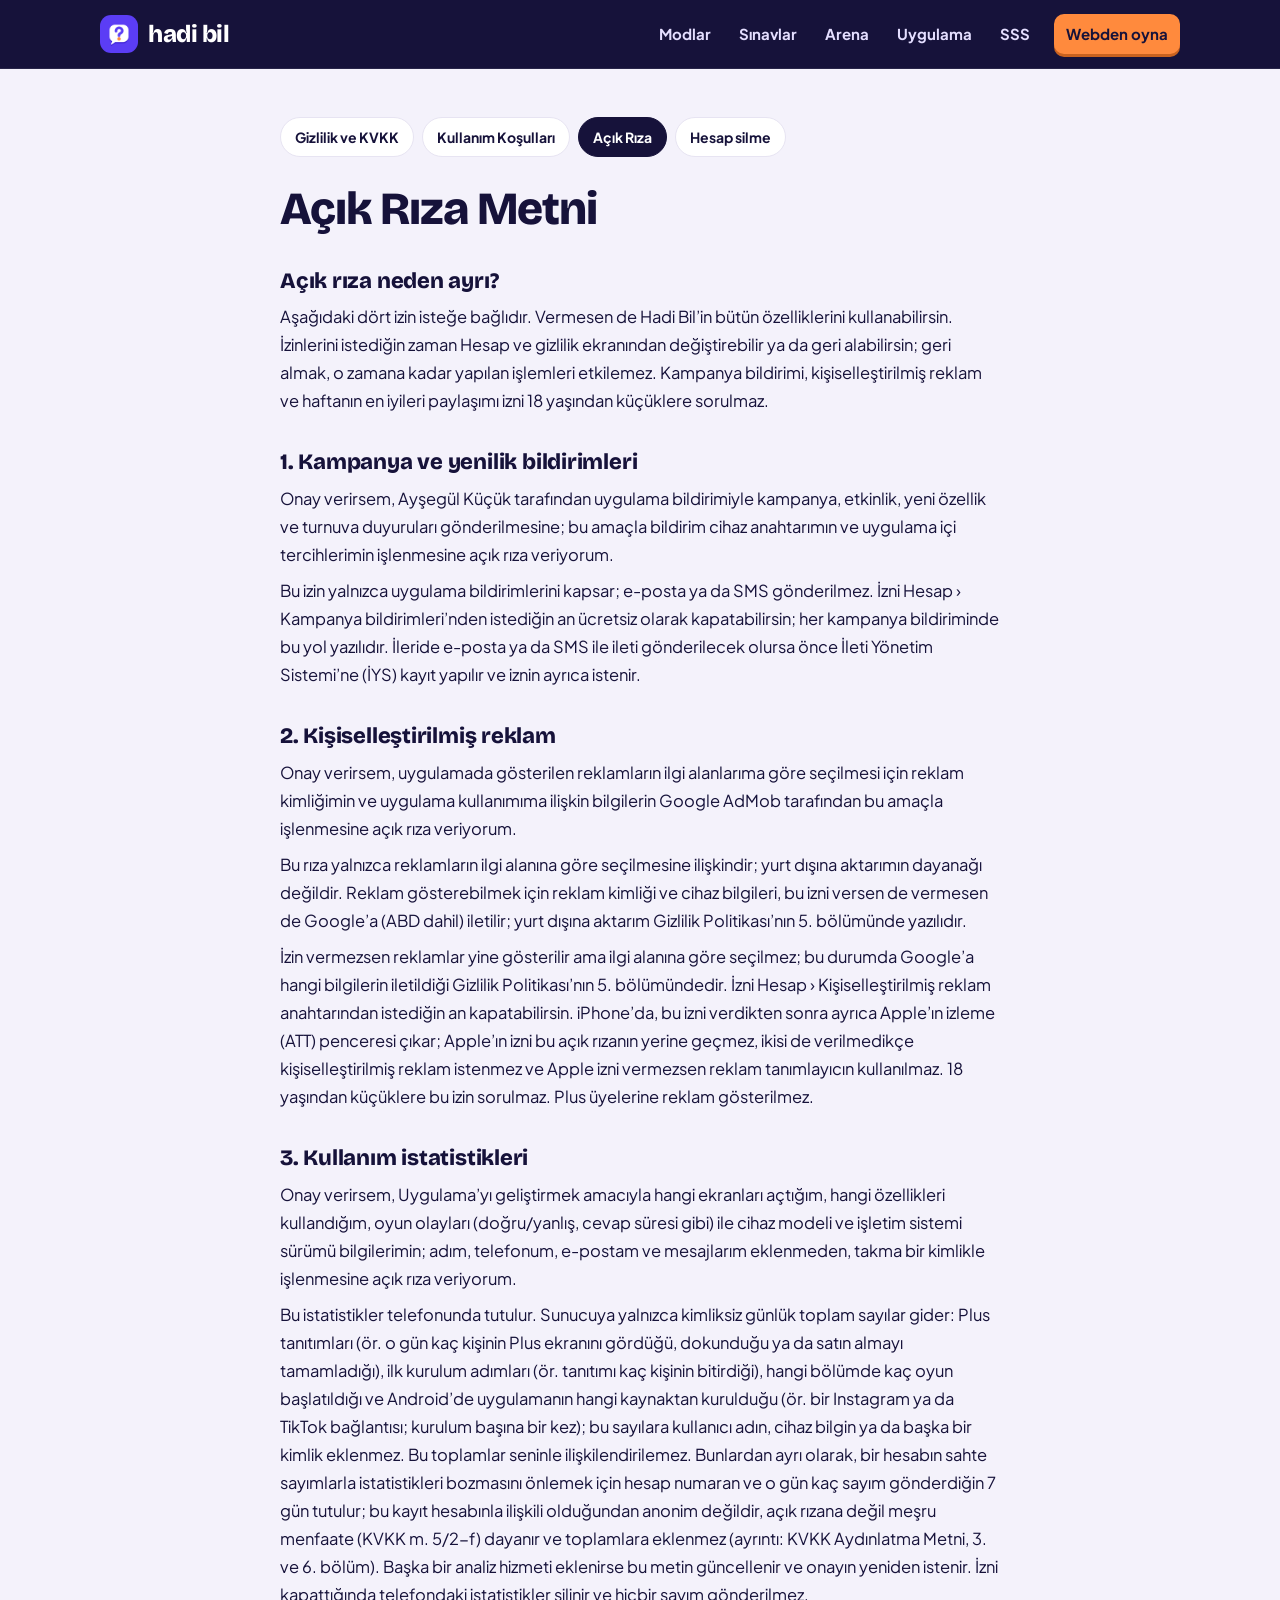
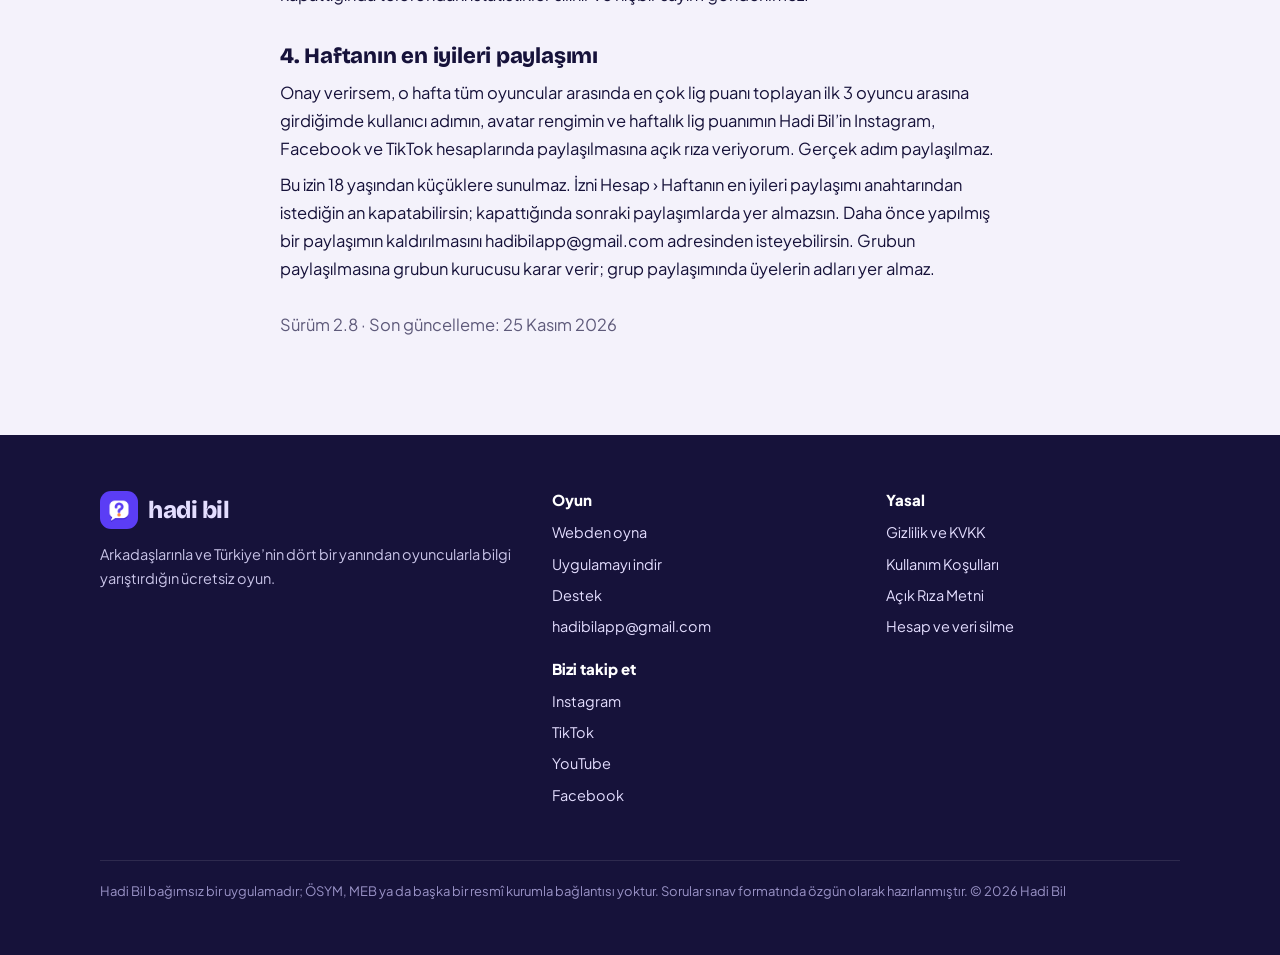
<file: acik-riza.html>
<!doctype html>
<html lang="tr"><head><meta charset="utf-8"><meta name="viewport" content="width=device-width, initial-scale=1">
<title>Açık Rıza Metni · Hadi Bil</title>
<meta name="description" content="Hadi Bil açık rıza metni: isteğe bağlı izinler ve nasıl geri alınacağı.">
<link rel="canonical" href="https://hadibilapp.com.tr/acik-riza.html">
<meta name="theme-color" content="#16123A">
<meta name="referrer" content="strict-origin-when-cross-origin">
<link rel="icon" type="image/png" sizes="192x192" href="ikon-192.png"><link rel="apple-touch-icon" href="ikon-180.png">
<meta property="og:type" content="website"><meta property="og:locale" content="tr_TR"><meta property="og:site_name" content="Hadi Bil">
<meta property="og:title" content="Açık Rıza Metni · Hadi Bil"><meta property="og:description" content="Hadi Bil açık rıza metni: isteğe bağlı izinler ve nasıl geri alınacağı.">
<meta property="og:url" content="https://hadibilapp.com.tr/acik-riza.html"><meta property="og:image" content="https://hadibilapp.com.tr/og.png"><meta property="og:image:width" content="1200"><meta property="og:image:height" content="630">
<meta name="twitter:card" content="summary_large_image"><meta name="twitter:image" content="https://hadibilapp.com.tr/og.png">

<link rel="stylesheet" href="yazi/yazi.css">
<link rel="stylesheet" href="site.css">

</head><body class="belge">
<a class="atla" href="#icerik">İçeriğe geç</a>
<header class="ust"><div class="sar">
<a class="marka" href="./"><img src="ikon-192.png" alt="" width="38" height="38">hadi bil</a>
<nav aria-label="Site"><a href="/#modlar">Modlar</a><a href="/#sinavlar">Sınavlar</a><a href="/#arena">Arena</a><a href="/#uygulama">Uygulama</a><a href="/#sss">SSS</a><a class="oyna" href="oyna/">Webden oyna</a></nav>
</div></header>
<main id="icerik"><div class="metin"><nav class="belge-nav" aria-label="Yasal metinler"><a href="gizlilik.html">Gizlilik ve KVKK</a><a href="kosullar.html">Kullanım Koşulları</a><a href="acik-riza.html" aria-current="page">Açık Rıza</a><a href="hesap-silme.html">Hesap silme</a></nav>
<h1>Açık Rıza Metni</h1><h2>Açık rıza neden ayrı?</h2><p>Aşağıdaki dört izin isteğe bağlıdır. Vermesen de Hadi Bil’in bütün özelliklerini kullanabilirsin. İzinlerini istediğin zaman Hesap ve gizlilik ekranından değiştirebilir ya da geri alabilirsin; geri almak, o zamana kadar yapılan işlemleri etkilemez. Kampanya bildirimi, kişiselleştirilmiş reklam ve haftanın en iyileri paylaşımı izni 18 yaşından küçüklere sorulmaz.</p>
<h2>1. Kampanya ve yenilik bildirimleri</h2><p>Onay verirsem, Ayşegül Küçük tarafından uygulama bildirimiyle kampanya, etkinlik, yeni özellik ve turnuva duyuruları gönderilmesine; bu amaçla bildirim cihaz anahtarımın ve uygulama içi tercihlerimin işlenmesine açık rıza veriyorum.</p><p>Bu izin yalnızca uygulama bildirimlerini kapsar; e-posta ya da SMS gönderilmez. İzni Hesap › Kampanya bildirimleri’nden istediğin an ücretsiz olarak kapatabilirsin; her kampanya bildiriminde bu yol yazılıdır. İleride e-posta ya da SMS ile ileti gönderilecek olursa önce İleti Yönetim Sistemi’ne (İYS) kayıt yapılır ve iznin ayrıca istenir.</p>
<h2>2. Kişiselleştirilmiş reklam</h2><p>Onay verirsem, uygulamada gösterilen reklamların ilgi alanlarıma göre seçilmesi için reklam kimliğimin ve uygulama kullanımıma ilişkin bilgilerin Google AdMob tarafından bu amaçla işlenmesine açık rıza veriyorum.</p><p>Bu rıza yalnızca reklamların ilgi alanına göre seçilmesine ilişkindir; yurt dışına aktarımın dayanağı değildir. Reklam gösterebilmek için reklam kimliği ve cihaz bilgileri, bu izni versen de vermesen de Google’a (ABD dahil) iletilir; yurt dışına aktarım Gizlilik Politikası’nın 5. bölümünde yazılıdır.</p><p>İzin vermezsen reklamlar yine gösterilir ama ilgi alanına göre seçilmez; bu durumda Google’a hangi bilgilerin iletildiği Gizlilik Politikası’nın 5. bölümündedir. İzni Hesap › Kişiselleştirilmiş reklam anahtarından istediğin an kapatabilirsin. iPhone’da, bu izni verdikten sonra ayrıca Apple’ın izleme (ATT) penceresi çıkar; Apple’ın izni bu açık rızanın yerine geçmez, ikisi de verilmedikçe kişiselleştirilmiş reklam istenmez ve Apple izni vermezsen reklam tanımlayıcın kullanılmaz. 18 yaşından küçüklere bu izin sorulmaz. Plus üyelerine reklam gösterilmez.</p>
<h2>3. Kullanım istatistikleri</h2><p>Onay verirsem, Uygulama’yı geliştirmek amacıyla hangi ekranları açtığım, hangi özellikleri kullandığım, oyun olayları (doğru/yanlış, cevap süresi gibi) ile cihaz modeli ve işletim sistemi sürümü bilgilerimin; adım, telefonum, e-postam ve mesajlarım eklenmeden, takma bir kimlikle işlenmesine açık rıza veriyorum.</p><p>Bu istatistikler telefonunda tutulur. Sunucuya yalnızca kimliksiz günlük toplam sayılar gider: Plus tanıtımları (ör. o gün kaç kişinin Plus ekranını gördüğü, dokunduğu ya da satın almayı tamamladığı), ilk kurulum adımları (ör. tanıtımı kaç kişinin bitirdiği), hangi bölümde kaç oyun başlatıldığı ve Android’de uygulamanın hangi kaynaktan kurulduğu (ör. bir Instagram ya da TikTok bağlantısı; kurulum başına bir kez); bu sayılara kullanıcı adın, cihaz bilgin ya da başka bir kimlik eklenmez. Bu toplamlar seninle ilişkilendirilemez. Bunlardan ayrı olarak, bir hesabın sahte sayımlarla istatistikleri bozmasını önlemek için hesap numaran ve o gün kaç sayım gönderdiğin 7 gün tutulur; bu kayıt hesabınla ilişkili olduğundan anonim değildir, açık rızana değil meşru menfaate (KVKK m. 5/2-f) dayanır ve toplamlara eklenmez (ayrıntı: KVKK Aydınlatma Metni, 3. ve 6. bölüm). Başka bir analiz hizmeti eklenirse bu metin güncellenir ve onayın yeniden istenir. İzni kapattığında telefondaki istatistikler silinir ve hiçbir sayım gönderilmez.</p>
<h2>4. Haftanın en iyileri paylaşımı</h2><p>Onay verirsem, o hafta tüm oyuncular arasında en çok lig puanı toplayan ilk 3 oyuncu arasına girdiğimde kullanıcı adımın, avatar rengimin ve haftalık lig puanımın Hadi Bil’in Instagram, Facebook ve TikTok hesaplarında paylaşılmasına açık rıza veriyorum. Gerçek adım paylaşılmaz.</p><p>Bu izin 18 yaşından küçüklere sunulmaz. İzni Hesap › Haftanın en iyileri paylaşımı anahtarından istediğin an kapatabilirsin; kapattığında sonraki paylaşımlarda yer almazsın. Daha önce yapılmış bir paylaşımın kaldırılmasını hadibilapp@gmail.com adresinden isteyebilirsin. Grubun paylaşılmasına grubun kurucusu karar verir; grup paylaşımında üyelerin adları yer almaz.</p>
<p class="not" style="margin-top:28px">Sürüm 2.8 · Son güncelleme: 25 Kasım 2026</p></div></main>
<footer class="alt-bilgi"><div class="sar">
<div><a class="marka" href="./" style="margin-bottom:14px"><img src="ikon-192.png" alt="" width="38" height="38">hadi bil</a>
<p style="margin:0;max-width:30em">Arkadaşlarınla ve Türkiye’nin dört bir yanından oyuncularla bilgi yarıştırdığın ücretsiz oyun.</p></div>
<div><h3>Oyun</h3><ul><li><a href="oyna/">Webden oyna</a></li><li><a href="indir.html">Uygulamayı indir</a></li><li><a href="./#destek">Destek</a></li><li><a href="mailto:hadibilapp@gmail.com">hadibilapp@gmail.com</a></li></ul>
<h3 style="margin-top:22px">Bizi takip et</h3><ul><li><a href="https://www.instagram.com/hadibilapp" target="_blank" rel="noopener me">Instagram<span class="gz"> (yeni sekmede açılır)</span></a></li><li><a href="https://www.tiktok.com/@hadibilapp" target="_blank" rel="noopener me">TikTok<span class="gz"> (yeni sekmede açılır)</span></a></li><li><a href="https://www.youtube.com/@hadibilapp" target="_blank" rel="noopener me">YouTube<span class="gz"> (yeni sekmede açılır)</span></a></li><li><a href="https://www.facebook.com/hadibilapp" target="_blank" rel="noopener me">Facebook<span class="gz"> (yeni sekmede açılır)</span></a></li></ul></div>
<div><h3>Yasal</h3><ul><li><a href="gizlilik.html">Gizlilik ve KVKK</a></li><li><a href="kosullar.html">Kullanım Koşulları</a></li><li><a href="acik-riza.html">Açık Rıza Metni</a></li><li><a href="hesap-silme.html">Hesap ve veri silme</a></li></ul></div>
<p class="kucuk">Hadi Bil bağımsız bir uygulamadır; ÖSYM, MEB ya da başka bir resmî kurumla bağlantısı yoktur. Sorular sınav formatında özgün olarak hazırlanmıştır. © 2026 Hadi Bil</p>
</div></footer>

</body></html>
</file>
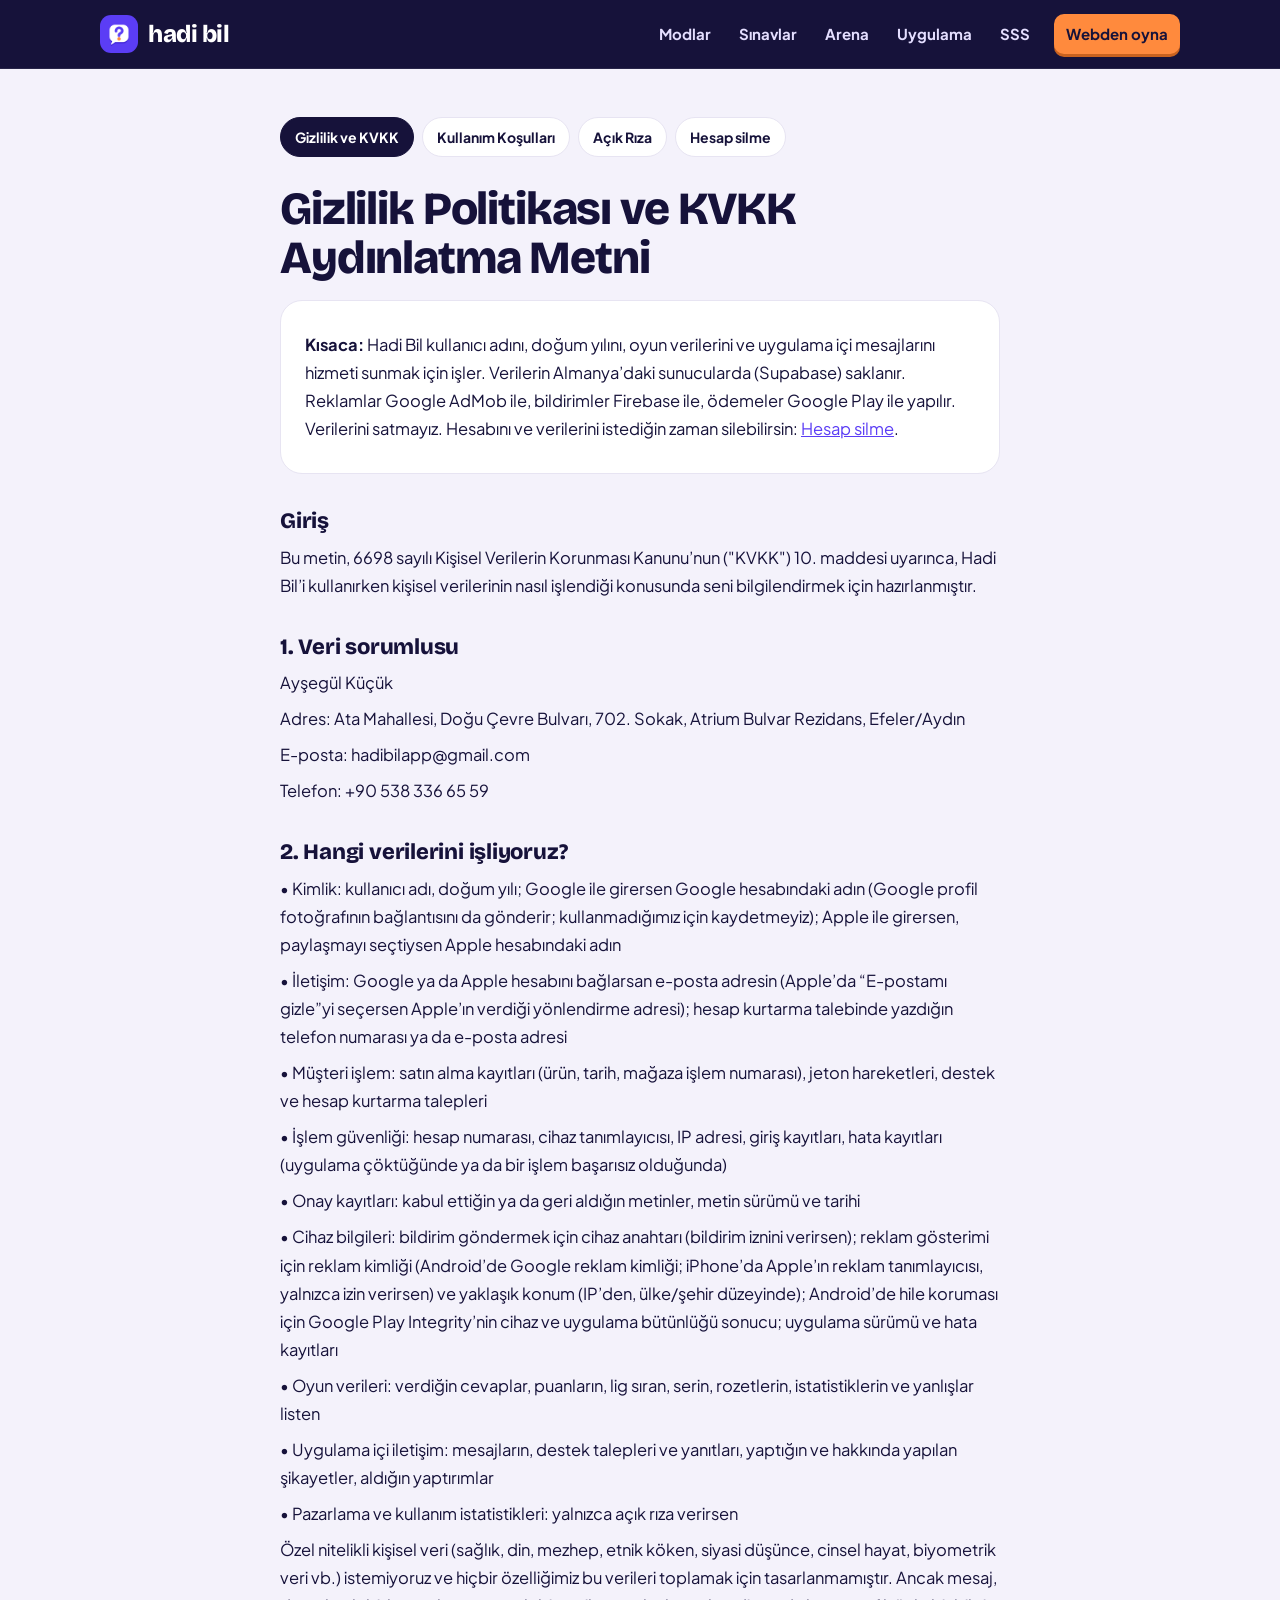
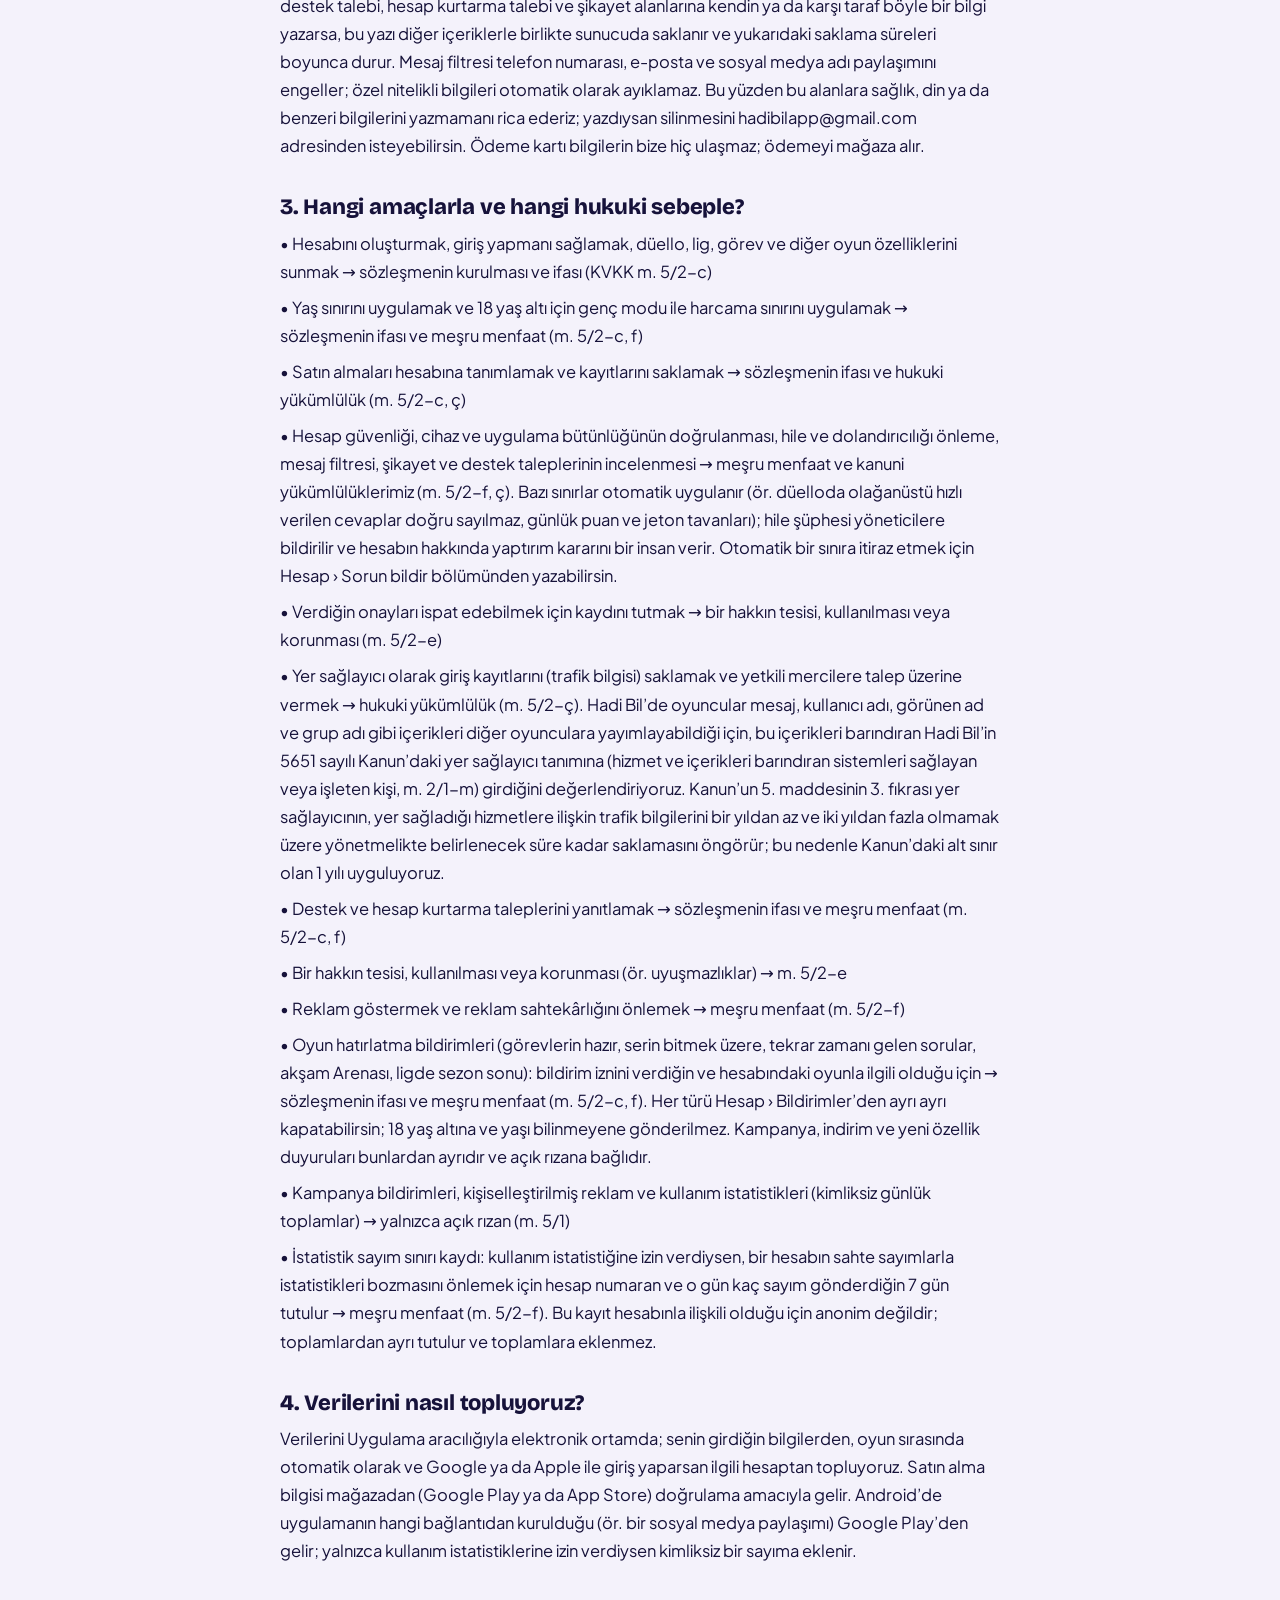
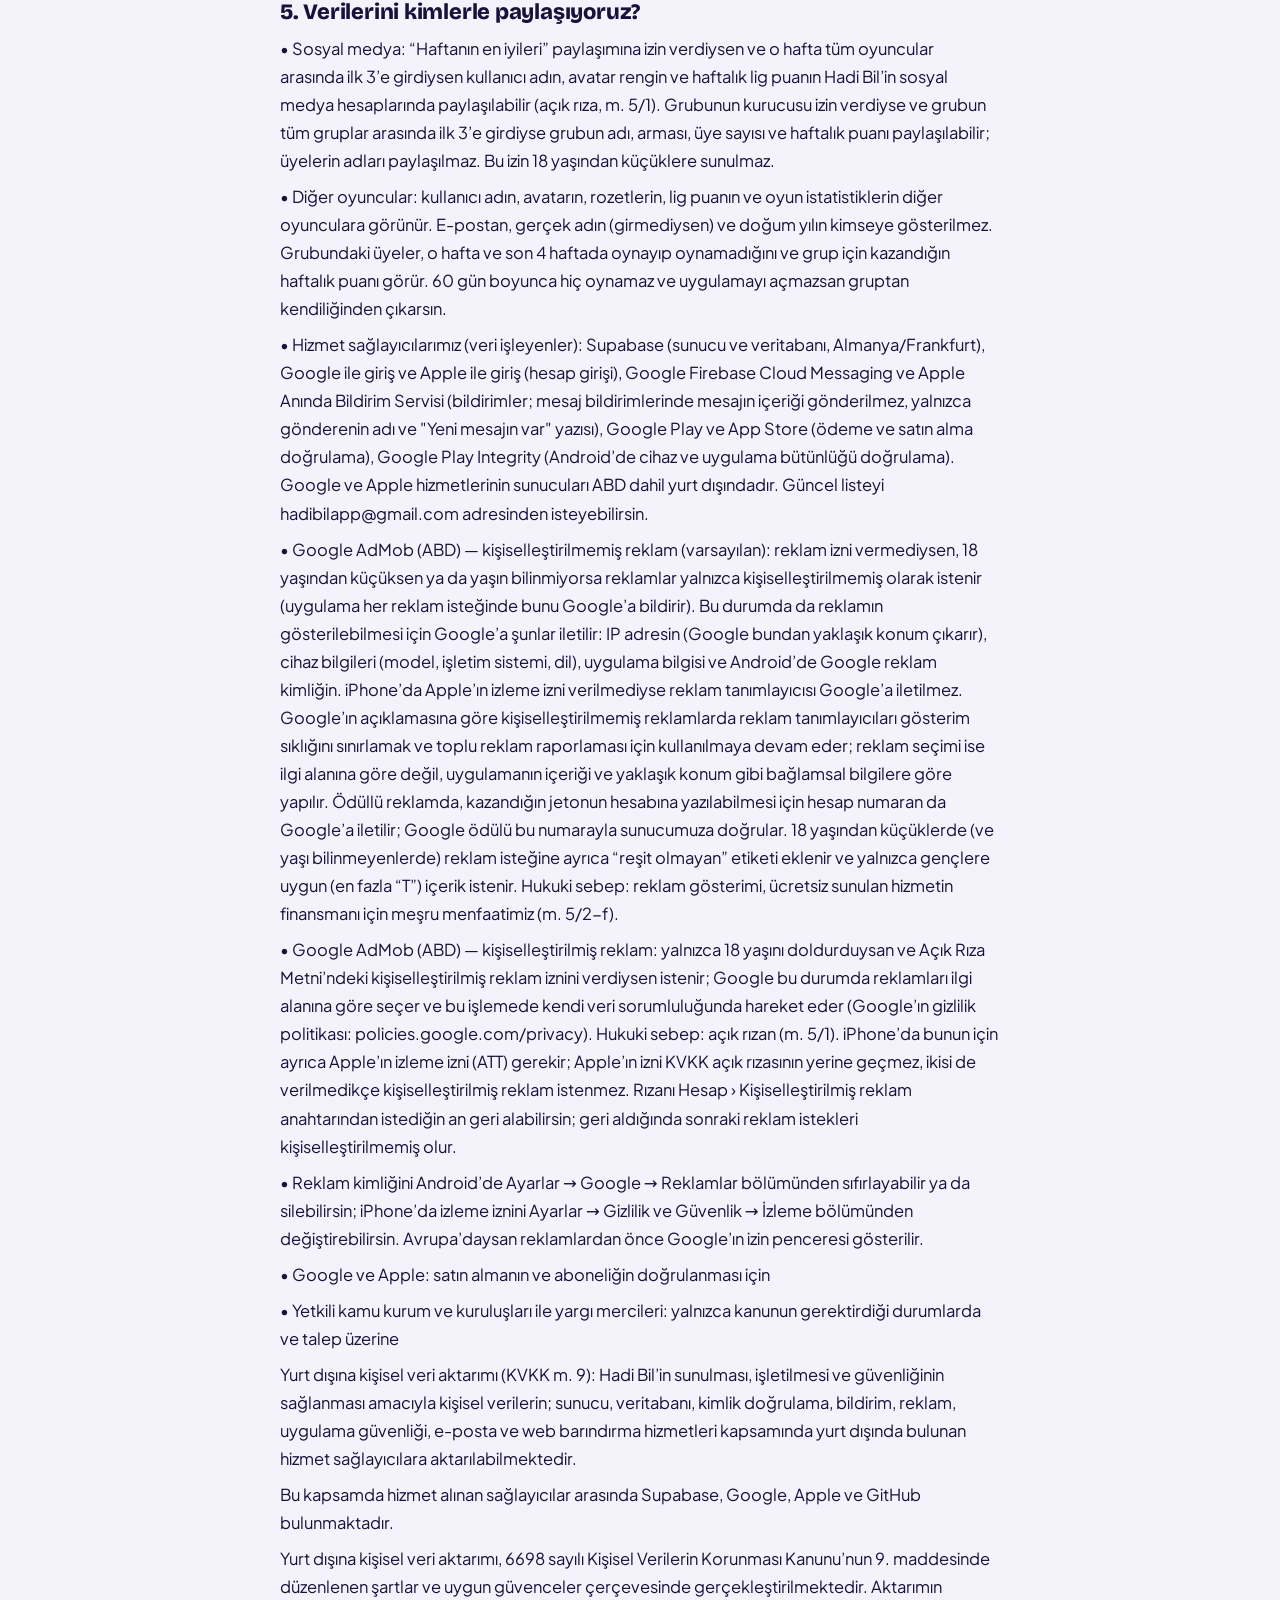
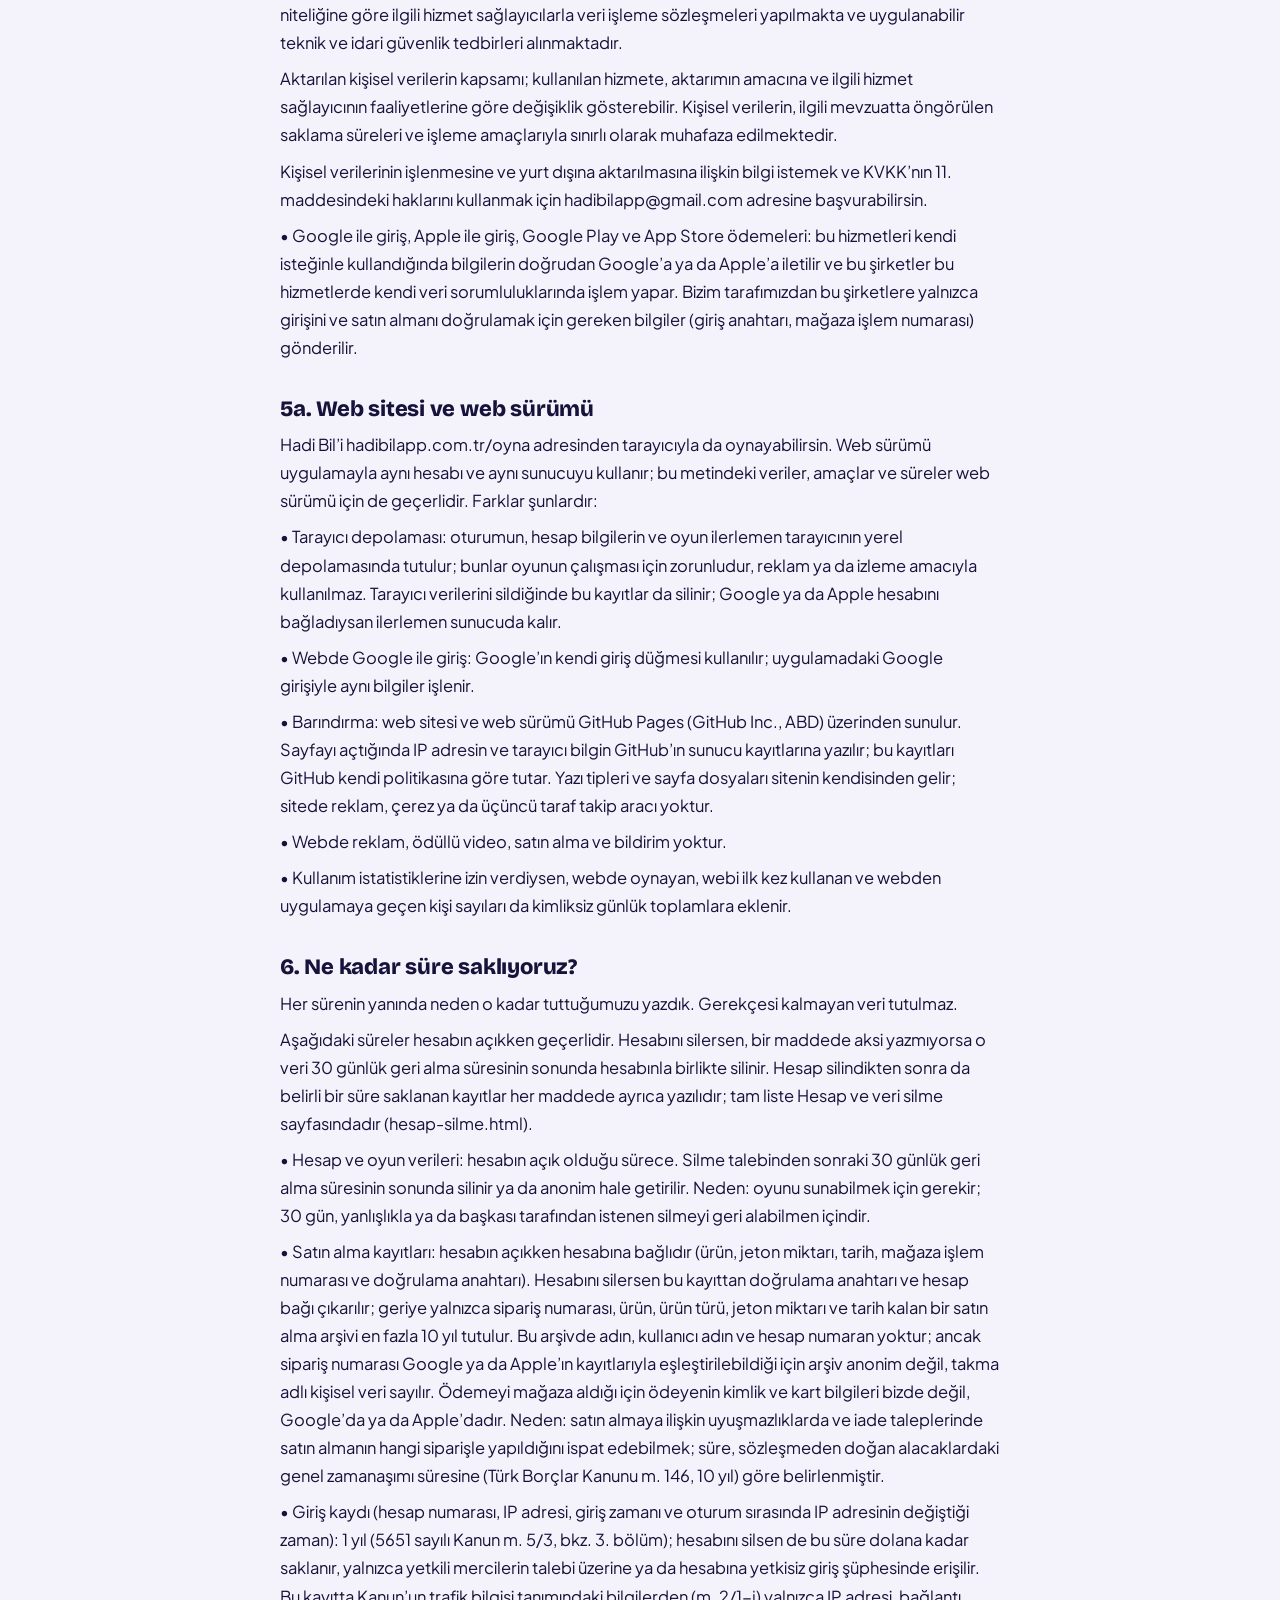
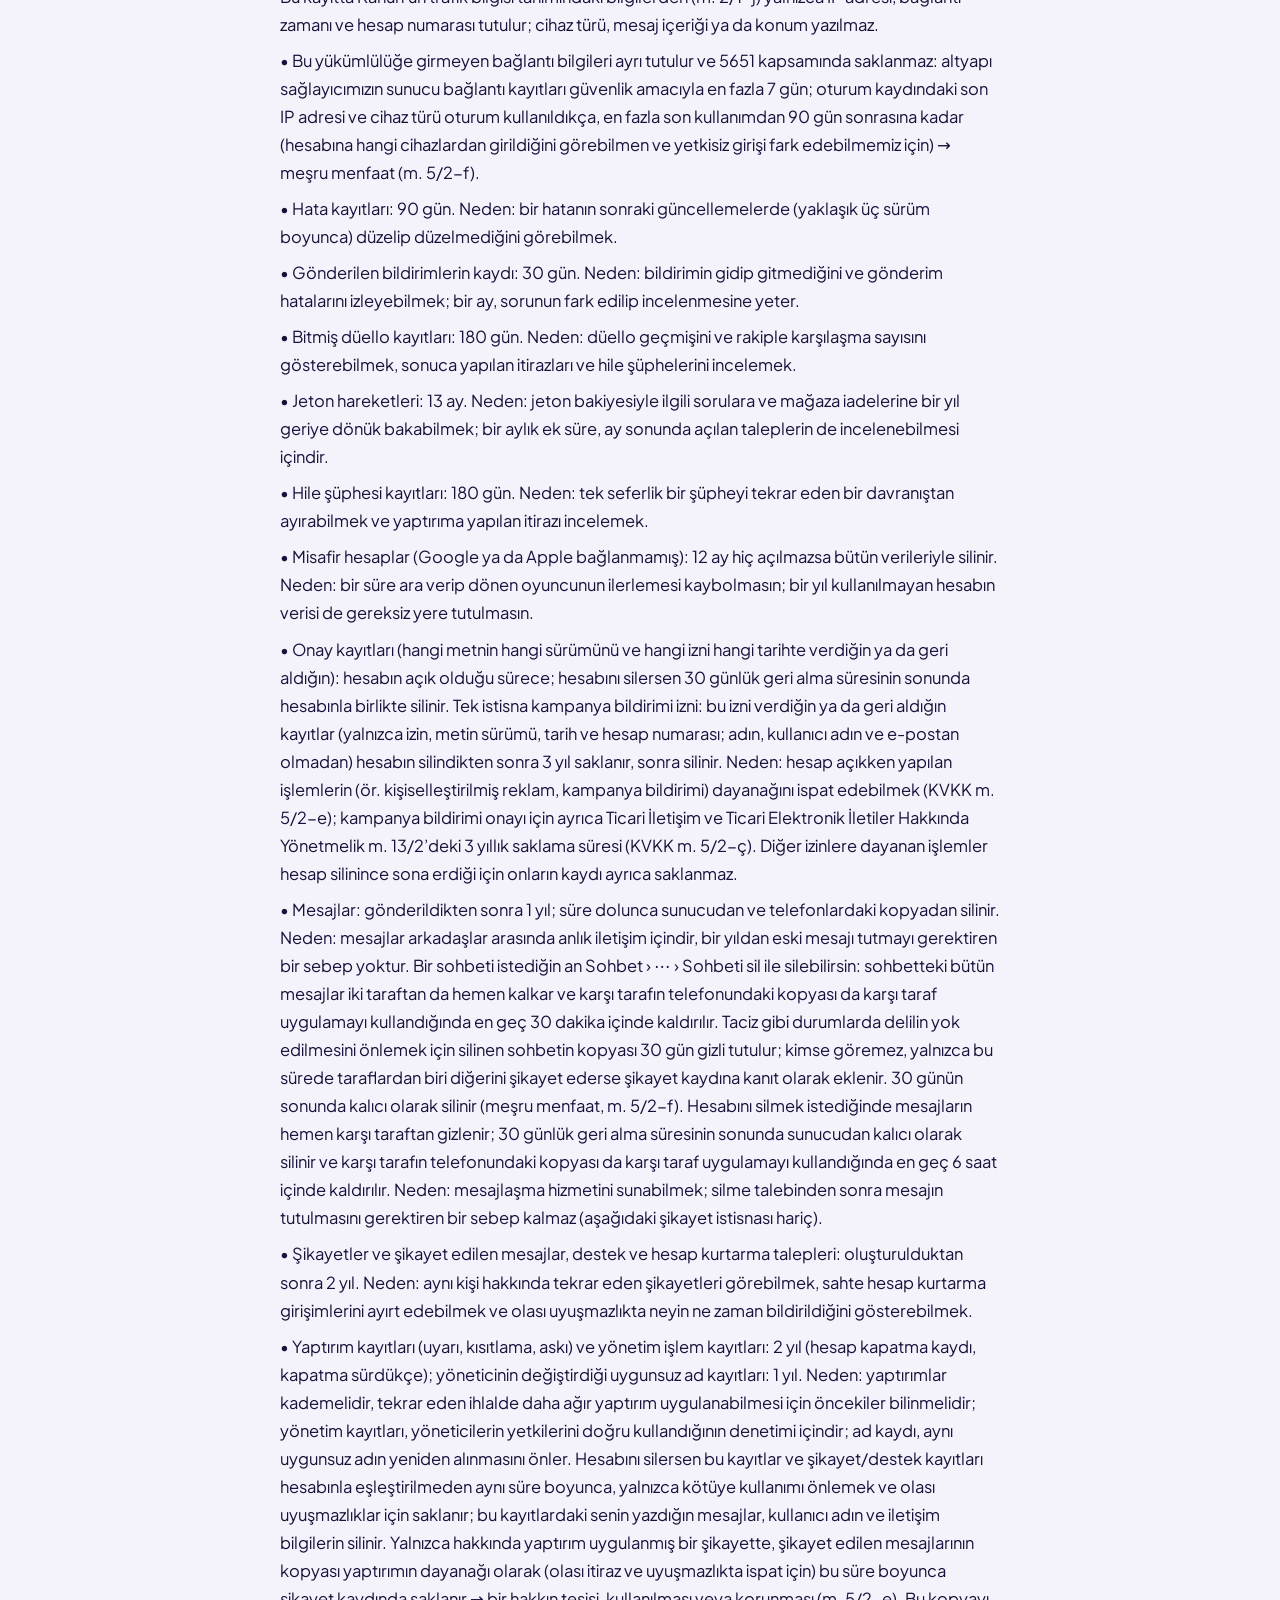
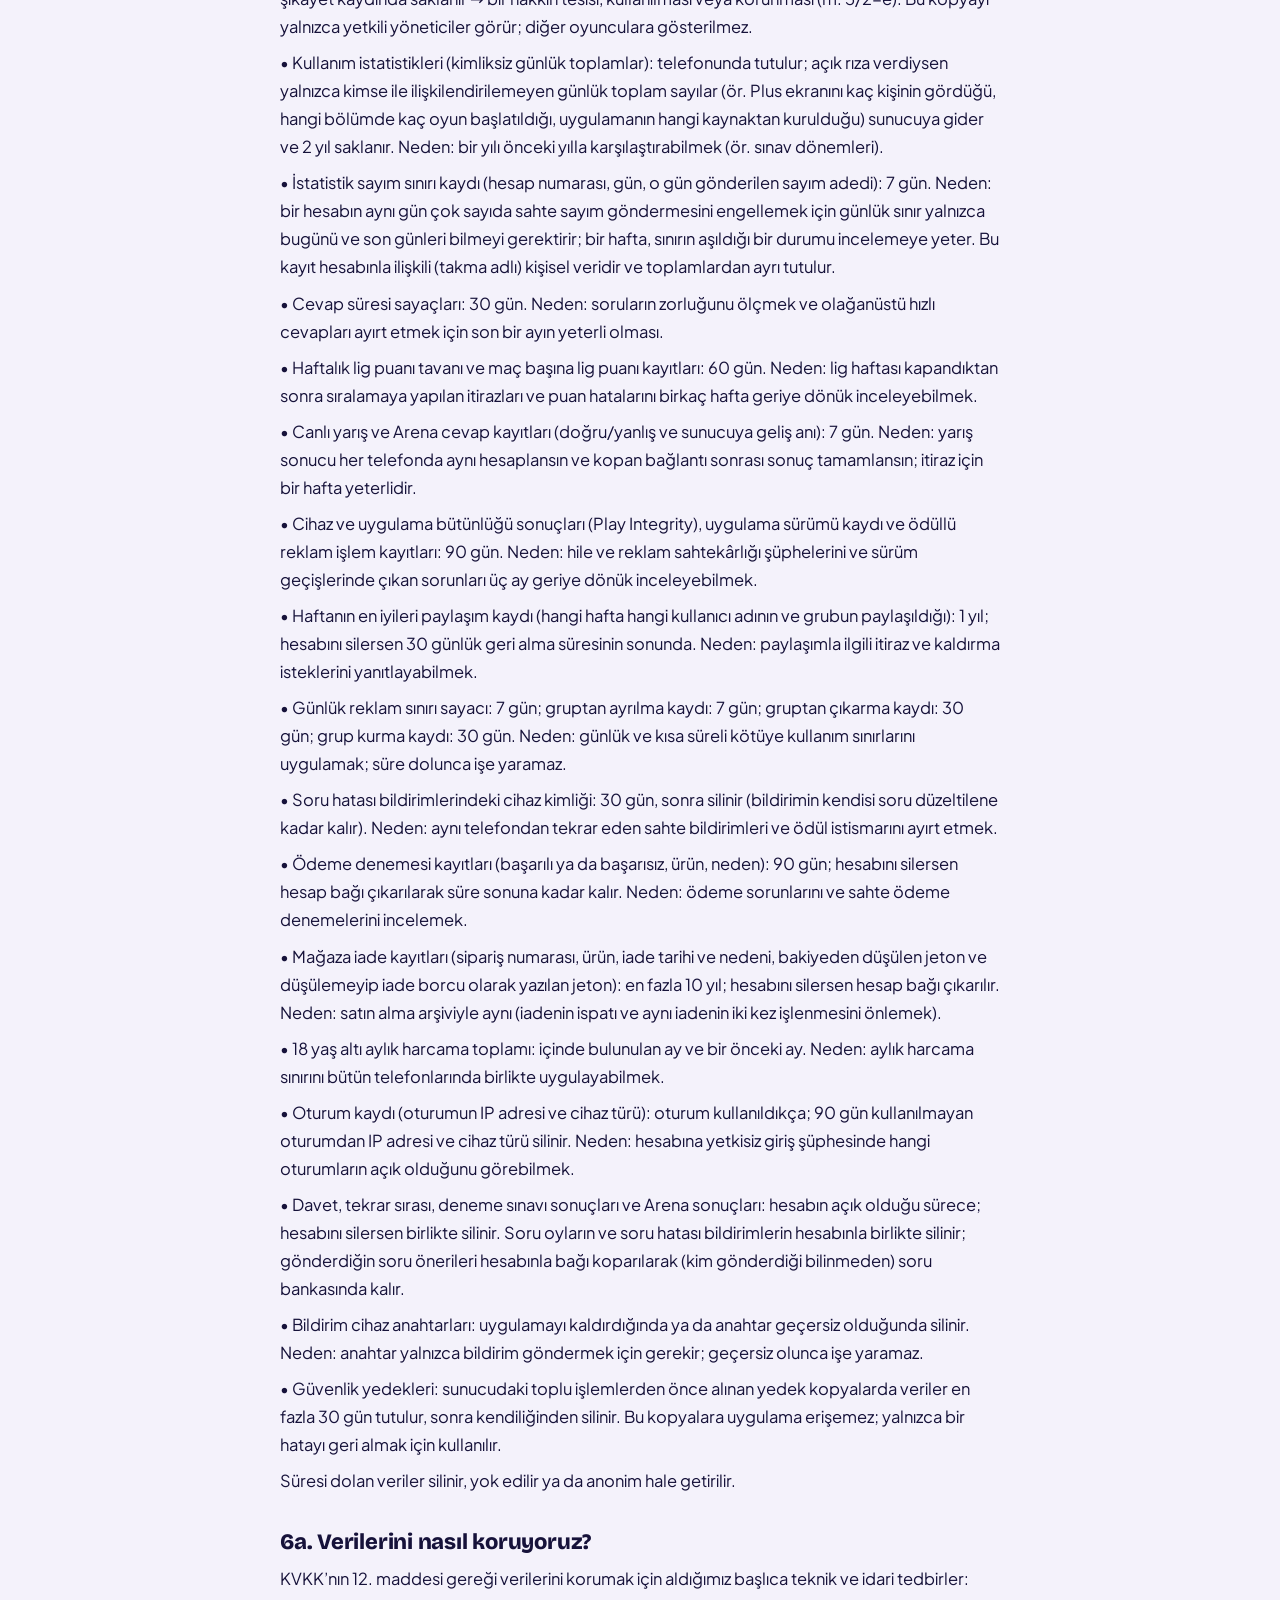
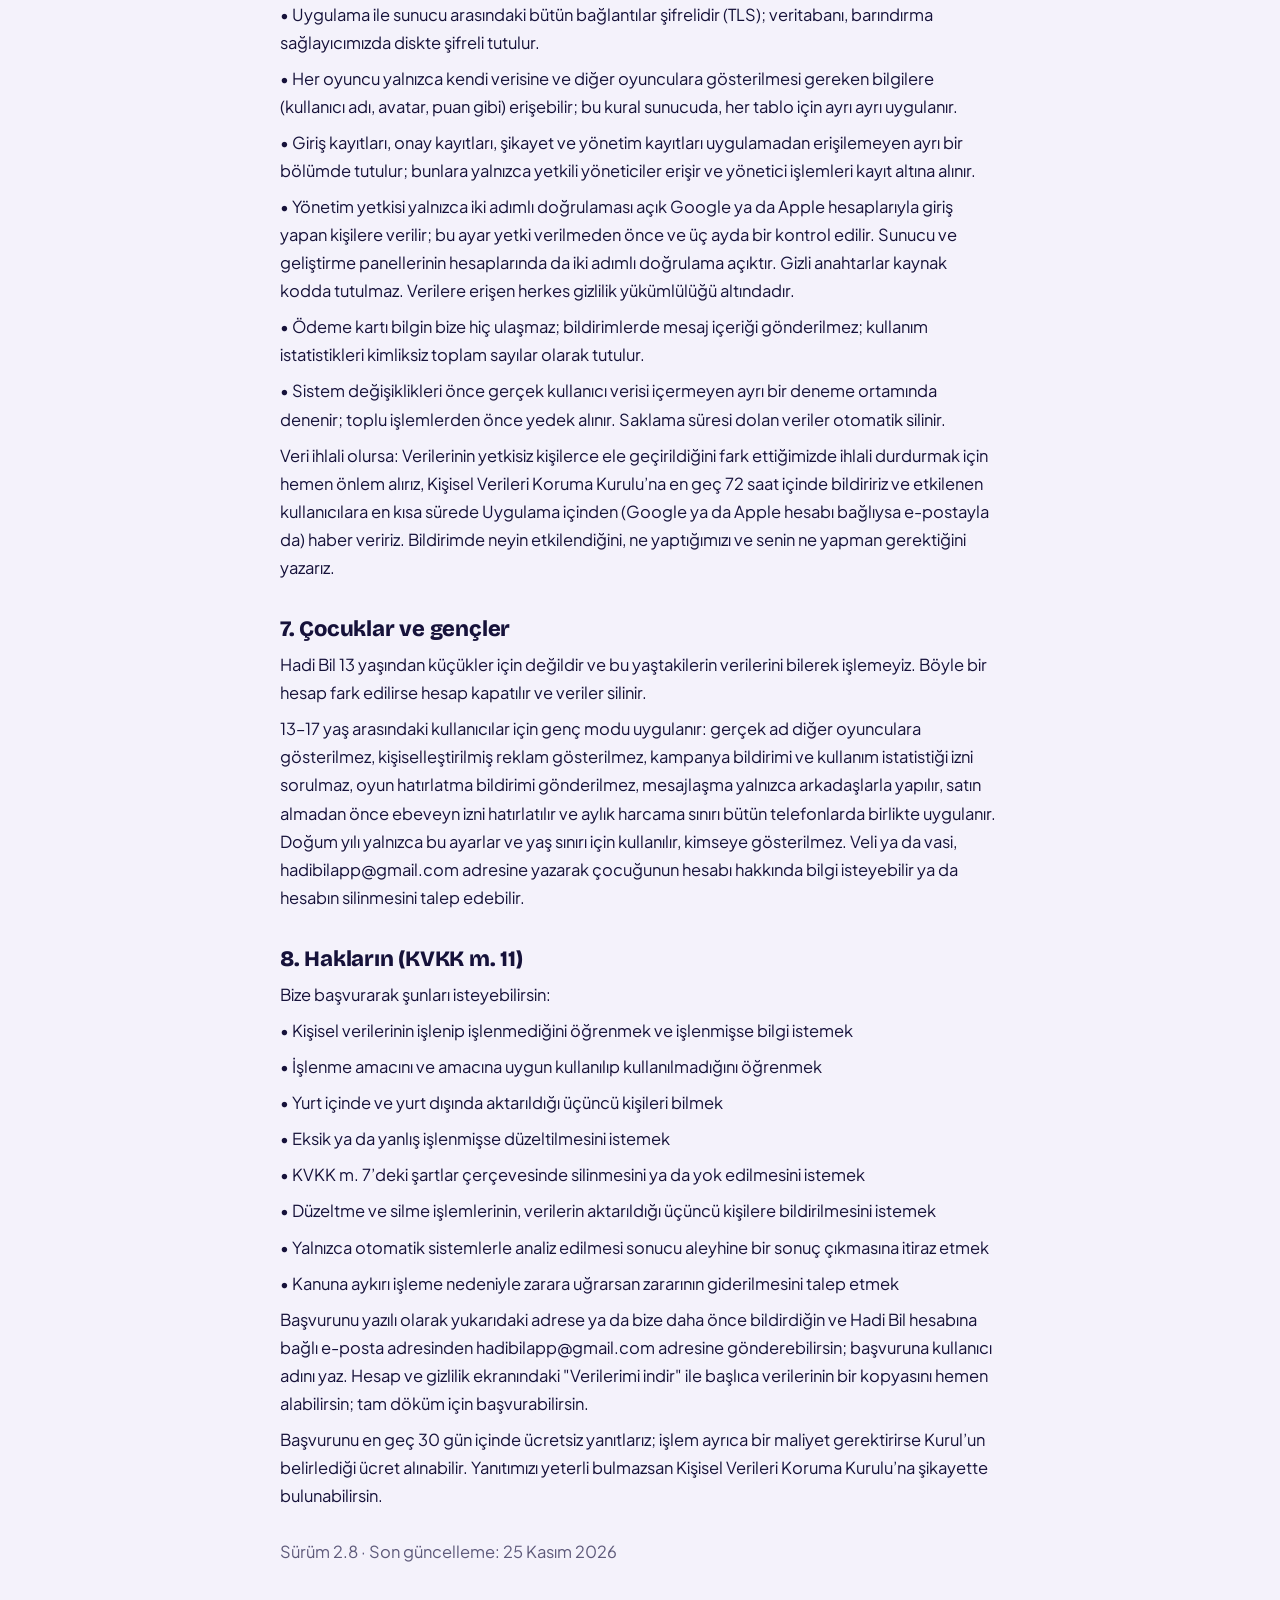
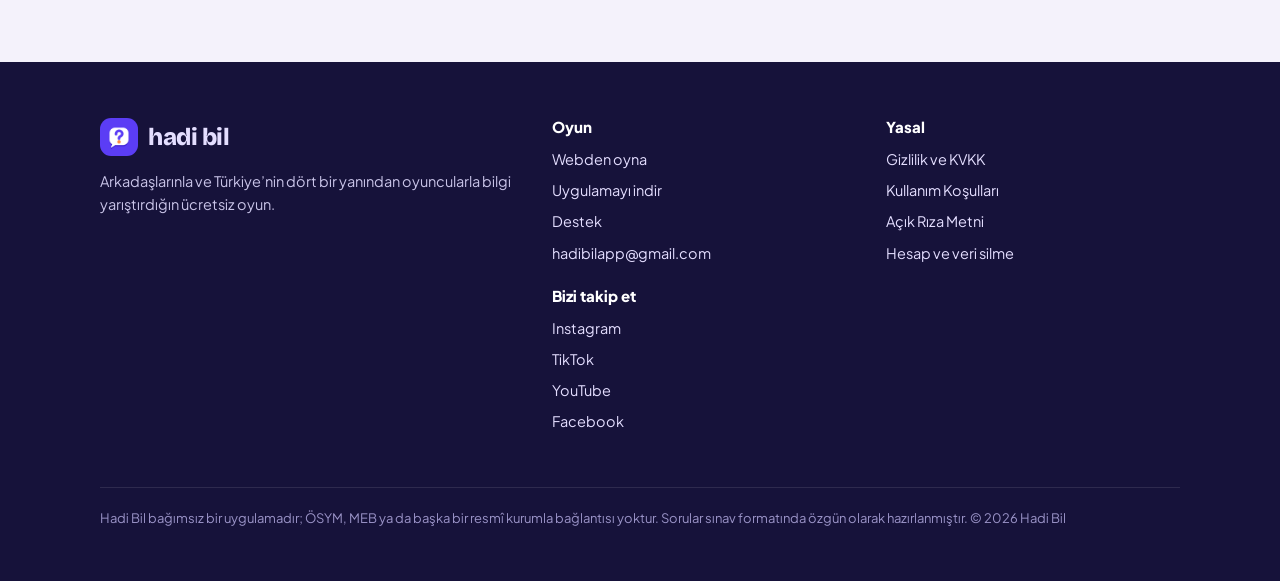
<file: gizlilik.html>
<!doctype html>
<html lang="tr"><head><meta charset="utf-8"><meta name="viewport" content="width=device-width, initial-scale=1">
<title>Gizlilik Politikası · Hadi Bil</title>
<meta name="description" content="Hadi Bil gizlilik politikası ve KVKK aydınlatma metni: hangi verileri neden işliyoruz, ne kadar saklıyoruz, haklarını nasıl kullanırsın.">
<link rel="canonical" href="https://hadibilapp.com.tr/gizlilik.html">
<meta name="theme-color" content="#16123A">
<meta name="referrer" content="strict-origin-when-cross-origin">
<link rel="icon" type="image/png" sizes="192x192" href="ikon-192.png"><link rel="apple-touch-icon" href="ikon-180.png">
<meta property="og:type" content="website"><meta property="og:locale" content="tr_TR"><meta property="og:site_name" content="Hadi Bil">
<meta property="og:title" content="Gizlilik Politikası · Hadi Bil"><meta property="og:description" content="Hadi Bil gizlilik politikası ve KVKK aydınlatma metni: hangi verileri neden işliyoruz, ne kadar saklıyoruz, haklarını nasıl kullanırsın.">
<meta property="og:url" content="https://hadibilapp.com.tr/gizlilik.html"><meta property="og:image" content="https://hadibilapp.com.tr/og.png"><meta property="og:image:width" content="1200"><meta property="og:image:height" content="630">
<meta name="twitter:card" content="summary_large_image"><meta name="twitter:image" content="https://hadibilapp.com.tr/og.png">

<link rel="stylesheet" href="yazi/yazi.css">
<link rel="stylesheet" href="site.css">

</head><body class="belge">
<a class="atla" href="#icerik">İçeriğe geç</a>
<header class="ust"><div class="sar">
<a class="marka" href="./"><img src="ikon-192.png" alt="" width="38" height="38">hadi bil</a>
<nav aria-label="Site"><a href="/#modlar">Modlar</a><a href="/#sinavlar">Sınavlar</a><a href="/#arena">Arena</a><a href="/#uygulama">Uygulama</a><a href="/#sss">SSS</a><a class="oyna" href="oyna/">Webden oyna</a></nav>
</div></header>
<main id="icerik"><div class="metin"><nav class="belge-nav" aria-label="Yasal metinler"><a href="gizlilik.html" aria-current="page">Gizlilik ve KVKK</a><a href="kosullar.html">Kullanım Koşulları</a><a href="acik-riza.html">Açık Rıza</a><a href="hesap-silme.html">Hesap silme</a></nav>
<h1>Gizlilik Politikası ve KVKK Aydınlatma Metni</h1><div class="kart"><p><strong>Kısaca:</strong> Hadi Bil kullanıcı adını, doğum yılını, oyun verilerini ve uygulama içi mesajlarını hizmeti sunmak için işler. Verilerin Almanya’daki sunucularda (Supabase) saklanır. Reklamlar Google AdMob ile, bildirimler Firebase ile, ödemeler Google Play ile yapılır. Verilerini satmayız. Hesabını ve verilerini istediğin zaman silebilirsin: <a href="hesap-silme.html">Hesap silme</a>.</p></div><h2>Giriş</h2><p>Bu metin, 6698 sayılı Kişisel Verilerin Korunması Kanunu’nun ("KVKK") 10. maddesi uyarınca, Hadi Bil’i kullanırken kişisel verilerinin nasıl işlendiği konusunda seni bilgilendirmek için hazırlanmıştır.</p>
<h2>1. Veri sorumlusu</h2><p>Ayşegül Küçük</p><p>Adres: Ata Mahallesi, Doğu Çevre Bulvarı, 702. Sokak, Atrium Bulvar Rezidans, Efeler/Aydın</p><p>E-posta: hadibilapp@gmail.com</p><p>Telefon: +90 538 336 65 59</p>
<h2>2. Hangi verilerini işliyoruz?</h2><p>• Kimlik: kullanıcı adı, doğum yılı; Google ile girersen Google hesabındaki adın (Google profil fotoğrafının bağlantısını da gönderir; kullanmadığımız için kaydetmeyiz); Apple ile girersen, paylaşmayı seçtiysen Apple hesabındaki adın</p><p>• İletişim: Google ya da Apple hesabını bağlarsan e-posta adresin (Apple’da “E-postamı gizle”yi seçersen Apple’ın verdiği yönlendirme adresi); hesap kurtarma talebinde yazdığın telefon numarası ya da e-posta adresi</p><p>• Müşteri işlem: satın alma kayıtları (ürün, tarih, mağaza işlem numarası), jeton hareketleri, destek ve hesap kurtarma talepleri</p><p>• İşlem güvenliği: hesap numarası, cihaz tanımlayıcısı, IP adresi, giriş kayıtları, hata kayıtları (uygulama çöktüğünde ya da bir işlem başarısız olduğunda)</p><p>• Onay kayıtları: kabul ettiğin ya da geri aldığın metinler, metin sürümü ve tarihi</p><p>• Cihaz bilgileri: bildirim göndermek için cihaz anahtarı (bildirim iznini verirsen); reklam gösterimi için reklam kimliği (Android’de Google reklam kimliği; iPhone’da Apple’ın reklam tanımlayıcısı, yalnızca izin verirsen) ve yaklaşık konum (IP’den, ülke/şehir düzeyinde); Android’de hile koruması için Google Play Integrity’nin cihaz ve uygulama bütünlüğü sonucu; uygulama sürümü ve hata kayıtları</p><p>• Oyun verileri: verdiğin cevaplar, puanların, lig sıran, serin, rozetlerin, istatistiklerin ve yanlışlar listen</p><p>• Uygulama içi iletişim: mesajların, destek talepleri ve yanıtları, yaptığın ve hakkında yapılan şikayetler, aldığın yaptırımlar</p><p>• Pazarlama ve kullanım istatistikleri: yalnızca açık rıza verirsen</p><p>Özel nitelikli kişisel veri (sağlık, din, mezhep, etnik köken, siyasi düşünce, cinsel hayat, biyometrik veri vb.) istemiyoruz ve hiçbir özelliğimiz bu verileri toplamak için tasarlanmamıştır. Ancak mesaj, destek talebi, hesap kurtarma talebi ve şikayet alanlarına kendin ya da karşı taraf böyle bir bilgi yazarsa, bu yazı diğer içeriklerle birlikte sunucuda saklanır ve yukarıdaki saklama süreleri boyunca durur. Mesaj filtresi telefon numarası, e-posta ve sosyal medya adı paylaşımını engeller; özel nitelikli bilgileri otomatik olarak ayıklamaz. Bu yüzden bu alanlara sağlık, din ya da benzeri bilgilerini yazmamanı rica ederiz; yazdıysan silinmesini hadibilapp@gmail.com adresinden isteyebilirsin. Ödeme kartı bilgilerin bize hiç ulaşmaz; ödemeyi mağaza alır.</p>
<h2>3. Hangi amaçlarla ve hangi hukuki sebeple?</h2><p>• Hesabını oluşturmak, giriş yapmanı sağlamak, düello, lig, görev ve diğer oyun özelliklerini sunmak → sözleşmenin kurulması ve ifası (KVKK m. 5/2-c)</p><p>• Yaş sınırını uygulamak ve 18 yaş altı için genç modu ile harcama sınırını uygulamak → sözleşmenin ifası ve meşru menfaat (m. 5/2-c, f)</p><p>• Satın almaları hesabına tanımlamak ve kayıtlarını saklamak → sözleşmenin ifası ve hukuki yükümlülük (m. 5/2-c, ç)</p><p>• Hesap güvenliği, cihaz ve uygulama bütünlüğünün doğrulanması, hile ve dolandırıcılığı önleme, mesaj filtresi, şikayet ve destek taleplerinin incelenmesi → meşru menfaat ve kanuni yükümlülüklerimiz (m. 5/2-f, ç). Bazı sınırlar otomatik uygulanır (ör. düelloda olağanüstü hızlı verilen cevaplar doğru sayılmaz, günlük puan ve jeton tavanları); hile şüphesi yöneticilere bildirilir ve hesabın hakkında yaptırım kararını bir insan verir. Otomatik bir sınıra itiraz etmek için Hesap › Sorun bildir bölümünden yazabilirsin.</p><p>• Verdiğin onayları ispat edebilmek için kaydını tutmak → bir hakkın tesisi, kullanılması veya korunması (m. 5/2-e)</p><p>• Yer sağlayıcı olarak giriş kayıtlarını (trafik bilgisi) saklamak ve yetkili mercilere talep üzerine vermek → hukuki yükümlülük (m. 5/2-ç). Hadi Bil’de oyuncular mesaj, kullanıcı adı, görünen ad ve grup adı gibi içerikleri diğer oyunculara yayımlayabildiği için, bu içerikleri barındıran Hadi Bil’in 5651 sayılı Kanun’daki yer sağlayıcı tanımına (hizmet ve içerikleri barındıran sistemleri sağlayan veya işleten kişi, m. 2/1-m) girdiğini değerlendiriyoruz. Kanun’un 5. maddesinin 3. fıkrası yer sağlayıcının, yer sağladığı hizmetlere ilişkin trafik bilgilerini bir yıldan az ve iki yıldan fazla olmamak üzere yönetmelikte belirlenecek süre kadar saklamasını öngörür; bu nedenle Kanun’daki alt sınır olan 1 yılı uyguluyoruz.</p><p>• Destek ve hesap kurtarma taleplerini yanıtlamak → sözleşmenin ifası ve meşru menfaat (m. 5/2-c, f)</p><p>• Bir hakkın tesisi, kullanılması veya korunması (ör. uyuşmazlıklar) → m. 5/2-e</p><p>• Reklam göstermek ve reklam sahtekârlığını önlemek → meşru menfaat (m. 5/2-f)</p><p>• Oyun hatırlatma bildirimleri (görevlerin hazır, serin bitmek üzere, tekrar zamanı gelen sorular, akşam Arenası, ligde sezon sonu): bildirim iznini verdiğin ve hesabındaki oyunla ilgili olduğu için → sözleşmenin ifası ve meşru menfaat (m. 5/2-c, f). Her türü Hesap › Bildirimler’den ayrı ayrı kapatabilirsin; 18 yaş altına ve yaşı bilinmeyene gönderilmez. Kampanya, indirim ve yeni özellik duyuruları bunlardan ayrıdır ve açık rızana bağlıdır.</p><p>• Kampanya bildirimleri, kişiselleştirilmiş reklam ve kullanım istatistikleri (kimliksiz günlük toplamlar) → yalnızca açık rızan (m. 5/1)</p><p>• İstatistik sayım sınırı kaydı: kullanım istatistiğine izin verdiysen, bir hesabın sahte sayımlarla istatistikleri bozmasını önlemek için hesap numaran ve o gün kaç sayım gönderdiğin 7 gün tutulur → meşru menfaat (m. 5/2-f). Bu kayıt hesabınla ilişkili olduğu için anonim değildir; toplamlardan ayrı tutulur ve toplamlara eklenmez.</p>
<h2>4. Verilerini nasıl topluyoruz?</h2><p>Verilerini Uygulama aracılığıyla elektronik ortamda; senin girdiğin bilgilerden, oyun sırasında otomatik olarak ve Google ya da Apple ile giriş yaparsan ilgili hesaptan topluyoruz. Satın alma bilgisi mağazadan (Google Play ya da App Store) doğrulama amacıyla gelir. Android’de uygulamanın hangi bağlantıdan kurulduğu (ör. bir sosyal medya paylaşımı) Google Play’den gelir; yalnızca kullanım istatistiklerine izin verdiysen kimliksiz bir sayıma eklenir.</p>
<h2>5. Verilerini kimlerle paylaşıyoruz?</h2><p>• Sosyal medya: “Haftanın en iyileri” paylaşımına izin verdiysen ve o hafta tüm oyuncular arasında ilk 3’e girdiysen kullanıcı adın, avatar rengin ve haftalık lig puanın Hadi Bil’in sosyal medya hesaplarında paylaşılabilir (açık rıza, m. 5/1). Grubunun kurucusu izin verdiyse ve grubun tüm gruplar arasında ilk 3’e girdiyse grubun adı, arması, üye sayısı ve haftalık puanı paylaşılabilir; üyelerin adları paylaşılmaz. Bu izin 18 yaşından küçüklere sunulmaz.</p><p>• Diğer oyuncular: kullanıcı adın, avatarın, rozetlerin, lig puanın ve oyun istatistiklerin diğer oyunculara görünür. E-postan, gerçek adın (girmediysen) ve doğum yılın kimseye gösterilmez. Grubundaki üyeler, o hafta ve son 4 haftada oynayıp oynamadığını ve grup için kazandığın haftalık puanı görür. 60 gün boyunca hiç oynamaz ve uygulamayı açmazsan gruptan kendiliğinden çıkarsın.</p><p>• Hizmet sağlayıcılarımız (veri işleyenler): Supabase (sunucu ve veritabanı, Almanya/Frankfurt), Google ile giriş ve Apple ile giriş (hesap girişi), Google Firebase Cloud Messaging ve Apple Anında Bildirim Servisi (bildirimler; mesaj bildirimlerinde mesajın içeriği gönderilmez, yalnızca gönderenin adı ve "Yeni mesajın var" yazısı), Google Play ve App Store (ödeme ve satın alma doğrulama), Google Play Integrity (Android’de cihaz ve uygulama bütünlüğü doğrulama). Google ve Apple hizmetlerinin sunucuları ABD dahil yurt dışındadır. Güncel listeyi hadibilapp@gmail.com adresinden isteyebilirsin.</p><p>• Google AdMob (ABD) — kişiselleştirilmemiş reklam (varsayılan): reklam izni vermediysen, 18 yaşından küçüksen ya da yaşın bilinmiyorsa reklamlar yalnızca kişiselleştirilmemiş olarak istenir (uygulama her reklam isteğinde bunu Google’a bildirir). Bu durumda da reklamın gösterilebilmesi için Google’a şunlar iletilir: IP adresin (Google bundan yaklaşık konum çıkarır), cihaz bilgileri (model, işletim sistemi, dil), uygulama bilgisi ve Android’de Google reklam kimliğin. iPhone’da Apple’ın izleme izni verilmediyse reklam tanımlayıcısı Google’a iletilmez. Google’ın açıklamasına göre kişiselleştirilmemiş reklamlarda reklam tanımlayıcıları gösterim sıklığını sınırlamak ve toplu reklam raporlaması için kullanılmaya devam eder; reklam seçimi ise ilgi alanına göre değil, uygulamanın içeriği ve yaklaşık konum gibi bağlamsal bilgilere göre yapılır. Ödüllü reklamda, kazandığın jetonun hesabına yazılabilmesi için hesap numaran da Google’a iletilir; Google ödülü bu numarayla sunucumuza doğrular. 18 yaşından küçüklerde (ve yaşı bilinmeyenlerde) reklam isteğine ayrıca “reşit olmayan” etiketi eklenir ve yalnızca gençlere uygun (en fazla “T”) içerik istenir. Hukuki sebep: reklam gösterimi, ücretsiz sunulan hizmetin finansmanı için meşru menfaatimiz (m. 5/2-f).</p><p>• Google AdMob (ABD) — kişiselleştirilmiş reklam: yalnızca 18 yaşını doldurduysan ve Açık Rıza Metni’ndeki kişiselleştirilmiş reklam iznini verdiysen istenir; Google bu durumda reklamları ilgi alanına göre seçer ve bu işlemede kendi veri sorumluluğunda hareket eder (Google’ın gizlilik politikası: policies.google.com/privacy). Hukuki sebep: açık rızan (m. 5/1). iPhone’da bunun için ayrıca Apple’ın izleme izni (ATT) gerekir; Apple’ın izni KVKK açık rızasının yerine geçmez, ikisi de verilmedikçe kişiselleştirilmiş reklam istenmez. Rızanı Hesap › Kişiselleştirilmiş reklam anahtarından istediğin an geri alabilirsin; geri aldığında sonraki reklam istekleri kişiselleştirilmemiş olur.</p><p>• Reklam kimliğini Android’de Ayarlar → Google → Reklamlar bölümünden sıfırlayabilir ya da silebilirsin; iPhone’da izleme iznini Ayarlar → Gizlilik ve Güvenlik → İzleme bölümünden değiştirebilirsin. Avrupa’daysan reklamlardan önce Google’ın izin penceresi gösterilir.</p><p>• Google ve Apple: satın almanın ve aboneliğin doğrulanması için</p><p>• Yetkili kamu kurum ve kuruluşları ile yargı mercileri: yalnızca kanunun gerektirdiği durumlarda ve talep üzerine</p><p>Yurt dışına kişisel veri aktarımı (KVKK m. 9): Hadi Bil’in sunulması, işletilmesi ve güvenliğinin sağlanması amacıyla kişisel verilerin; sunucu, veritabanı, kimlik doğrulama, bildirim, reklam, uygulama güvenliği, e-posta ve web barındırma hizmetleri kapsamında yurt dışında bulunan hizmet sağlayıcılara aktarılabilmektedir.</p><p>Bu kapsamda hizmet alınan sağlayıcılar arasında Supabase, Google, Apple ve GitHub bulunmaktadır.</p><p>Yurt dışına kişisel veri aktarımı, 6698 sayılı Kişisel Verilerin Korunması Kanunu’nun 9. maddesinde düzenlenen şartlar ve uygun güvenceler çerçevesinde gerçekleştirilmektedir. Aktarımın niteliğine göre ilgili hizmet sağlayıcılarla veri işleme sözleşmeleri yapılmakta ve uygulanabilir teknik ve idari güvenlik tedbirleri alınmaktadır.</p><p>Aktarılan kişisel verilerin kapsamı; kullanılan hizmete, aktarımın amacına ve ilgili hizmet sağlayıcının faaliyetlerine göre değişiklik gösterebilir. Kişisel verilerin, ilgili mevzuatta öngörülen saklama süreleri ve işleme amaçlarıyla sınırlı olarak muhafaza edilmektedir.</p><p>Kişisel verilerinin işlenmesine ve yurt dışına aktarılmasına ilişkin bilgi istemek ve KVKK’nın 11. maddesindeki haklarını kullanmak için hadibilapp@gmail.com adresine başvurabilirsin.</p><p>• Google ile giriş, Apple ile giriş, Google Play ve App Store ödemeleri: bu hizmetleri kendi isteğinle kullandığında bilgilerin doğrudan Google’a ya da Apple’a iletilir ve bu şirketler bu hizmetlerde kendi veri sorumluluklarında işlem yapar. Bizim tarafımızdan bu şirketlere yalnızca girişini ve satın almanı doğrulamak için gereken bilgiler (giriş anahtarı, mağaza işlem numarası) gönderilir.</p>
<h2>5a. Web sitesi ve web sürümü</h2><p>Hadi Bil’i hadibilapp.com.tr/oyna adresinden tarayıcıyla da oynayabilirsin. Web sürümü uygulamayla aynı hesabı ve aynı sunucuyu kullanır; bu metindeki veriler, amaçlar ve süreler web sürümü için de geçerlidir. Farklar şunlardır:</p><p>• Tarayıcı depolaması: oturumun, hesap bilgilerin ve oyun ilerlemen tarayıcının yerel depolamasında tutulur; bunlar oyunun çalışması için zorunludur, reklam ya da izleme amacıyla kullanılmaz. Tarayıcı verilerini sildiğinde bu kayıtlar da silinir; Google ya da Apple hesabını bağladıysan ilerlemen sunucuda kalır.</p><p>• Webde Google ile giriş: Google’ın kendi giriş düğmesi kullanılır; uygulamadaki Google girişiyle aynı bilgiler işlenir.</p><p>• Barındırma: web sitesi ve web sürümü GitHub Pages (GitHub Inc., ABD) üzerinden sunulur. Sayfayı açtığında IP adresin ve tarayıcı bilgin GitHub’ın sunucu kayıtlarına yazılır; bu kayıtları GitHub kendi politikasına göre tutar. Yazı tipleri ve sayfa dosyaları sitenin kendisinden gelir; sitede reklam, çerez ya da üçüncü taraf takip aracı yoktur.</p><p>• Webde reklam, ödüllü video, satın alma ve bildirim yoktur.</p><p>• Kullanım istatistiklerine izin verdiysen, webde oynayan, webi ilk kez kullanan ve webden uygulamaya geçen kişi sayıları da kimliksiz günlük toplamlara eklenir.</p>
<h2>6. Ne kadar süre saklıyoruz?</h2><p>Her sürenin yanında neden o kadar tuttuğumuzu yazdık. Gerekçesi kalmayan veri tutulmaz.</p><p>Aşağıdaki süreler hesabın açıkken geçerlidir. Hesabını silersen, bir maddede aksi yazmıyorsa o veri 30 günlük geri alma süresinin sonunda hesabınla birlikte silinir. Hesap silindikten sonra da belirli bir süre saklanan kayıtlar her maddede ayrıca yazılıdır; tam liste Hesap ve veri silme sayfasındadır (hesap-silme.html).</p><p>• Hesap ve oyun verileri: hesabın açık olduğu sürece. Silme talebinden sonraki 30 günlük geri alma süresinin sonunda silinir ya da anonim hale getirilir. Neden: oyunu sunabilmek için gerekir; 30 gün, yanlışlıkla ya da başkası tarafından istenen silmeyi geri alabilmen içindir.</p><p>• Satın alma kayıtları: hesabın açıkken hesabına bağlıdır (ürün, jeton miktarı, tarih, mağaza işlem numarası ve doğrulama anahtarı). Hesabını silersen bu kayıttan doğrulama anahtarı ve hesap bağı çıkarılır; geriye yalnızca sipariş numarası, ürün, ürün türü, jeton miktarı ve tarih kalan bir satın alma arşivi en fazla 10 yıl tutulur. Bu arşivde adın, kullanıcı adın ve hesap numaran yoktur; ancak sipariş numarası Google ya da Apple’ın kayıtlarıyla eşleştirilebildiği için arşiv anonim değil, takma adlı kişisel veri sayılır. Ödemeyi mağaza aldığı için ödeyenin kimlik ve kart bilgileri bizde değil, Google’da ya da Apple’dadır. Neden: satın almaya ilişkin uyuşmazlıklarda ve iade taleplerinde satın almanın hangi siparişle yapıldığını ispat edebilmek; süre, sözleşmeden doğan alacaklardaki genel zamanaşımı süresine (Türk Borçlar Kanunu m. 146, 10 yıl) göre belirlenmiştir.</p><p>• Giriş kaydı (hesap numarası, IP adresi, giriş zamanı ve oturum sırasında IP adresinin değiştiği zaman): 1 yıl (5651 sayılı Kanun m. 5/3, bkz. 3. bölüm); hesabını silsen de bu süre dolana kadar saklanır, yalnızca yetkili mercilerin talebi üzerine ya da hesabına yetkisiz giriş şüphesinde erişilir. Bu kayıtta Kanun’un trafik bilgisi tanımındaki bilgilerden (m. 2/1-j) yalnızca IP adresi, bağlantı zamanı ve hesap numarası tutulur; cihaz türü, mesaj içeriği ya da konum yazılmaz.</p><p>• Bu yükümlülüğe girmeyen bağlantı bilgileri ayrı tutulur ve 5651 kapsamında saklanmaz: altyapı sağlayıcımızın sunucu bağlantı kayıtları güvenlik amacıyla en fazla 7 gün; oturum kaydındaki son IP adresi ve cihaz türü oturum kullanıldıkça, en fazla son kullanımdan 90 gün sonrasına kadar (hesabına hangi cihazlardan girildiğini görebilmen ve yetkisiz girişi fark edebilmemiz için) → meşru menfaat (m. 5/2-f).</p><p>• Hata kayıtları: 90 gün. Neden: bir hatanın sonraki güncellemelerde (yaklaşık üç sürüm boyunca) düzelip düzelmediğini görebilmek.</p><p>• Gönderilen bildirimlerin kaydı: 30 gün. Neden: bildirimin gidip gitmediğini ve gönderim hatalarını izleyebilmek; bir ay, sorunun fark edilip incelenmesine yeter.</p><p>• Bitmiş düello kayıtları: 180 gün. Neden: düello geçmişini ve rakiple karşılaşma sayısını gösterebilmek, sonuca yapılan itirazları ve hile şüphelerini incelemek.</p><p>• Jeton hareketleri: 13 ay. Neden: jeton bakiyesiyle ilgili sorulara ve mağaza iadelerine bir yıl geriye dönük bakabilmek; bir aylık ek süre, ay sonunda açılan taleplerin de incelenebilmesi içindir.</p><p>• Hile şüphesi kayıtları: 180 gün. Neden: tek seferlik bir şüpheyi tekrar eden bir davranıştan ayırabilmek ve yaptırıma yapılan itirazı incelemek.</p><p>• Misafir hesaplar (Google ya da Apple bağlanmamış): 12 ay hiç açılmazsa bütün verileriyle silinir. Neden: bir süre ara verip dönen oyuncunun ilerlemesi kaybolmasın; bir yıl kullanılmayan hesabın verisi de gereksiz yere tutulmasın.</p><p>• Onay kayıtları (hangi metnin hangi sürümünü ve hangi izni hangi tarihte verdiğin ya da geri aldığın): hesabın açık olduğu sürece; hesabını silersen 30 günlük geri alma süresinin sonunda hesabınla birlikte silinir. Tek istisna kampanya bildirimi izni: bu izni verdiğin ya da geri aldığın kayıtlar (yalnızca izin, metin sürümü, tarih ve hesap numarası; adın, kullanıcı adın ve e-postan olmadan) hesabın silindikten sonra 3 yıl saklanır, sonra silinir. Neden: hesap açıkken yapılan işlemlerin (ör. kişiselleştirilmiş reklam, kampanya bildirimi) dayanağını ispat edebilmek (KVKK m. 5/2-e); kampanya bildirimi onayı için ayrıca Ticari İletişim ve Ticari Elektronik İletiler Hakkında Yönetmelik m. 13/2’deki 3 yıllık saklama süresi (KVKK m. 5/2-ç). Diğer izinlere dayanan işlemler hesap silinince sona erdiği için onların kaydı ayrıca saklanmaz.</p><p>• Mesajlar: gönderildikten sonra 1 yıl; süre dolunca sunucudan ve telefonlardaki kopyadan silinir. Neden: mesajlar arkadaşlar arasında anlık iletişim içindir, bir yıldan eski mesajı tutmayı gerektiren bir sebep yoktur. Bir sohbeti istediğin an Sohbet › ⋯ › Sohbeti sil ile silebilirsin: sohbetteki bütün mesajlar iki taraftan da hemen kalkar ve karşı tarafın telefonundaki kopyası da karşı taraf uygulamayı kullandığında en geç 30 dakika içinde kaldırılır. Taciz gibi durumlarda delilin yok edilmesini önlemek için silinen sohbetin kopyası 30 gün gizli tutulur; kimse göremez, yalnızca bu sürede taraflardan biri diğerini şikayet ederse şikayet kaydına kanıt olarak eklenir. 30 günün sonunda kalıcı olarak silinir (meşru menfaat, m. 5/2-f). Hesabını silmek istediğinde mesajların hemen karşı taraftan gizlenir; 30 günlük geri alma süresinin sonunda sunucudan kalıcı olarak silinir ve karşı tarafın telefonundaki kopyası da karşı taraf uygulamayı kullandığında en geç 6 saat içinde kaldırılır. Neden: mesajlaşma hizmetini sunabilmek; silme talebinden sonra mesajın tutulmasını gerektiren bir sebep kalmaz (aşağıdaki şikayet istisnası hariç).</p><p>• Şikayetler ve şikayet edilen mesajlar, destek ve hesap kurtarma talepleri: oluşturulduktan sonra 2 yıl. Neden: aynı kişi hakkında tekrar eden şikayetleri görebilmek, sahte hesap kurtarma girişimlerini ayırt edebilmek ve olası uyuşmazlıkta neyin ne zaman bildirildiğini gösterebilmek.</p><p>• Yaptırım kayıtları (uyarı, kısıtlama, askı) ve yönetim işlem kayıtları: 2 yıl (hesap kapatma kaydı, kapatma sürdükçe); yöneticinin değiştirdiği uygunsuz ad kayıtları: 1 yıl. Neden: yaptırımlar kademelidir, tekrar eden ihlalde daha ağır yaptırım uygulanabilmesi için öncekiler bilinmelidir; yönetim kayıtları, yöneticilerin yetkilerini doğru kullandığının denetimi içindir; ad kaydı, aynı uygunsuz adın yeniden alınmasını önler. Hesabını silersen bu kayıtlar ve şikayet/destek kayıtları hesabınla eşleştirilmeden aynı süre boyunca, yalnızca kötüye kullanımı önlemek ve olası uyuşmazlıklar için saklanır; bu kayıtlardaki senin yazdığın mesajlar, kullanıcı adın ve iletişim bilgilerin silinir. Yalnızca hakkında yaptırım uygulanmış bir şikayette, şikayet edilen mesajlarının kopyası yaptırımın dayanağı olarak (olası itiraz ve uyuşmazlıkta ispat için) bu süre boyunca şikayet kaydında saklanır → bir hakkın tesisi, kullanılması veya korunması (m. 5/2-e). Bu kopyayı yalnızca yetkili yöneticiler görür; diğer oyunculara gösterilmez.</p><p>• Kullanım istatistikleri (kimliksiz günlük toplamlar): telefonunda tutulur; açık rıza verdiysen yalnızca kimse ile ilişkilendirilemeyen günlük toplam sayılar (ör. Plus ekranını kaç kişinin gördüğü, hangi bölümde kaç oyun başlatıldığı, uygulamanın hangi kaynaktan kurulduğu) sunucuya gider ve 2 yıl saklanır. Neden: bir yılı önceki yılla karşılaştırabilmek (ör. sınav dönemleri).</p><p>• İstatistik sayım sınırı kaydı (hesap numarası, gün, o gün gönderilen sayım adedi): 7 gün. Neden: bir hesabın aynı gün çok sayıda sahte sayım göndermesini engellemek için günlük sınır yalnızca bugünü ve son günleri bilmeyi gerektirir; bir hafta, sınırın aşıldığı bir durumu incelemeye yeter. Bu kayıt hesabınla ilişkili (takma adlı) kişisel veridir ve toplamlardan ayrı tutulur.</p><p>• Cevap süresi sayaçları: 30 gün. Neden: soruların zorluğunu ölçmek ve olağanüstü hızlı cevapları ayırt etmek için son bir ayın yeterli olması.</p><p>• Haftalık lig puanı tavanı ve maç başına lig puanı kayıtları: 60 gün. Neden: lig haftası kapandıktan sonra sıralamaya yapılan itirazları ve puan hatalarını birkaç hafta geriye dönük inceleyebilmek.</p><p>• Canlı yarış ve Arena cevap kayıtları (doğru/yanlış ve sunucuya geliş anı): 7 gün. Neden: yarış sonucu her telefonda aynı hesaplansın ve kopan bağlantı sonrası sonuç tamamlansın; itiraz için bir hafta yeterlidir.</p><p>• Cihaz ve uygulama bütünlüğü sonuçları (Play Integrity), uygulama sürümü kaydı ve ödüllü reklam işlem kayıtları: 90 gün. Neden: hile ve reklam sahtekârlığı şüphelerini ve sürüm geçişlerinde çıkan sorunları üç ay geriye dönük inceleyebilmek.</p><p>• Haftanın en iyileri paylaşım kaydı (hangi hafta hangi kullanıcı adının ve grubun paylaşıldığı): 1 yıl; hesabını silersen 30 günlük geri alma süresinin sonunda. Neden: paylaşımla ilgili itiraz ve kaldırma isteklerini yanıtlayabilmek.</p><p>• Günlük reklam sınırı sayacı: 7 gün; gruptan ayrılma kaydı: 7 gün; gruptan çıkarma kaydı: 30 gün; grup kurma kaydı: 30 gün. Neden: günlük ve kısa süreli kötüye kullanım sınırlarını uygulamak; süre dolunca işe yaramaz.</p><p>• Soru hatası bildirimlerindeki cihaz kimliği: 30 gün, sonra silinir (bildirimin kendisi soru düzeltilene kadar kalır). Neden: aynı telefondan tekrar eden sahte bildirimleri ve ödül istismarını ayırt etmek.</p><p>• Ödeme denemesi kayıtları (başarılı ya da başarısız, ürün, neden): 90 gün; hesabını silersen hesap bağı çıkarılarak süre sonuna kadar kalır. Neden: ödeme sorunlarını ve sahte ödeme denemelerini incelemek.</p><p>• Mağaza iade kayıtları (sipariş numarası, ürün, iade tarihi ve nedeni, bakiyeden düşülen jeton ve düşülemeyip iade borcu olarak yazılan jeton): en fazla 10 yıl; hesabını silersen hesap bağı çıkarılır. Neden: satın alma arşiviyle aynı (iadenin ispatı ve aynı iadenin iki kez işlenmesini önlemek).</p><p>• 18 yaş altı aylık harcama toplamı: içinde bulunulan ay ve bir önceki ay. Neden: aylık harcama sınırını bütün telefonlarında birlikte uygulayabilmek.</p><p>• Oturum kaydı (oturumun IP adresi ve cihaz türü): oturum kullanıldıkça; 90 gün kullanılmayan oturumdan IP adresi ve cihaz türü silinir. Neden: hesabına yetkisiz giriş şüphesinde hangi oturumların açık olduğunu görebilmek.</p><p>• Davet, tekrar sırası, deneme sınavı sonuçları ve Arena sonuçları: hesabın açık olduğu sürece; hesabını silersen birlikte silinir. Soru oyların ve soru hatası bildirimlerin hesabınla birlikte silinir; gönderdiğin soru önerileri hesabınla bağı koparılarak (kim gönderdiği bilinmeden) soru bankasında kalır.</p><p>• Bildirim cihaz anahtarları: uygulamayı kaldırdığında ya da anahtar geçersiz olduğunda silinir. Neden: anahtar yalnızca bildirim göndermek için gerekir; geçersiz olunca işe yaramaz.</p><p>• Güvenlik yedekleri: sunucudaki toplu işlemlerden önce alınan yedek kopyalarda veriler en fazla 30 gün tutulur, sonra kendiliğinden silinir. Bu kopyalara uygulama erişemez; yalnızca bir hatayı geri almak için kullanılır.</p><p>Süresi dolan veriler silinir, yok edilir ya da anonim hale getirilir.</p>
<h2>6a. Verilerini nasıl koruyoruz?</h2><p>KVKK’nın 12. maddesi gereği verilerini korumak için aldığımız başlıca teknik ve idari tedbirler:</p><p>• Uygulama ile sunucu arasındaki bütün bağlantılar şifrelidir (TLS); veritabanı, barındırma sağlayıcımızda diskte şifreli tutulur.</p><p>• Her oyuncu yalnızca kendi verisine ve diğer oyunculara gösterilmesi gereken bilgilere (kullanıcı adı, avatar, puan gibi) erişebilir; bu kural sunucuda, her tablo için ayrı ayrı uygulanır.</p><p>• Giriş kayıtları, onay kayıtları, şikayet ve yönetim kayıtları uygulamadan erişilemeyen ayrı bir bölümde tutulur; bunlara yalnızca yetkili yöneticiler erişir ve yönetici işlemleri kayıt altına alınır.</p><p>• Yönetim yetkisi yalnızca iki adımlı doğrulaması açık Google ya da Apple hesaplarıyla giriş yapan kişilere verilir; bu ayar yetki verilmeden önce ve üç ayda bir kontrol edilir. Sunucu ve geliştirme panellerinin hesaplarında da iki adımlı doğrulama açıktır. Gizli anahtarlar kaynak kodda tutulmaz. Verilere erişen herkes gizlilik yükümlülüğü altındadır.</p><p>• Ödeme kartı bilgin bize hiç ulaşmaz; bildirimlerde mesaj içeriği gönderilmez; kullanım istatistikleri kimliksiz toplam sayılar olarak tutulur.</p><p>• Sistem değişiklikleri önce gerçek kullanıcı verisi içermeyen ayrı bir deneme ortamında denenir; toplu işlemlerden önce yedek alınır. Saklama süresi dolan veriler otomatik silinir.</p><p>Veri ihlali olursa: Verilerinin yetkisiz kişilerce ele geçirildiğini fark ettiğimizde ihlali durdurmak için hemen önlem alırız, Kişisel Verileri Koruma Kurulu’na en geç 72 saat içinde bildiririz ve etkilenen kullanıcılara en kısa sürede Uygulama içinden (Google ya da Apple hesabı bağlıysa e-postayla da) haber veririz. Bildirimde neyin etkilendiğini, ne yaptığımızı ve senin ne yapman gerektiğini yazarız.</p>
<h2>7. Çocuklar ve gençler</h2><p>Hadi Bil 13 yaşından küçükler için değildir ve bu yaştakilerin verilerini bilerek işlemeyiz. Böyle bir hesap fark edilirse hesap kapatılır ve veriler silinir.</p><p>13–17 yaş arasındaki kullanıcılar için genç modu uygulanır: gerçek ad diğer oyunculara gösterilmez, kişiselleştirilmiş reklam gösterilmez, kampanya bildirimi ve kullanım istatistiği izni sorulmaz, oyun hatırlatma bildirimi gönderilmez, mesajlaşma yalnızca arkadaşlarla yapılır, satın almadan önce ebeveyn izni hatırlatılır ve aylık harcama sınırı bütün telefonlarda birlikte uygulanır. Doğum yılı yalnızca bu ayarlar ve yaş sınırı için kullanılır, kimseye gösterilmez. Veli ya da vasi, hadibilapp@gmail.com adresine yazarak çocuğunun hesabı hakkında bilgi isteyebilir ya da hesabın silinmesini talep edebilir.</p>
<h2>8. Hakların (KVKK m. 11)</h2><p>Bize başvurarak şunları isteyebilirsin:</p><p>• Kişisel verilerinin işlenip işlenmediğini öğrenmek ve işlenmişse bilgi istemek</p><p>• İşlenme amacını ve amacına uygun kullanılıp kullanılmadığını öğrenmek</p><p>• Yurt içinde ve yurt dışında aktarıldığı üçüncü kişileri bilmek</p><p>• Eksik ya da yanlış işlenmişse düzeltilmesini istemek</p><p>• KVKK m. 7’deki şartlar çerçevesinde silinmesini ya da yok edilmesini istemek</p><p>• Düzeltme ve silme işlemlerinin, verilerin aktarıldığı üçüncü kişilere bildirilmesini istemek</p><p>• Yalnızca otomatik sistemlerle analiz edilmesi sonucu aleyhine bir sonuç çıkmasına itiraz etmek</p><p>• Kanuna aykırı işleme nedeniyle zarara uğrarsan zararının giderilmesini talep etmek</p><p>Başvurunu yazılı olarak yukarıdaki adrese ya da bize daha önce bildirdiğin ve Hadi Bil hesabına bağlı e-posta adresinden hadibilapp@gmail.com adresine gönderebilirsin; başvuruna kullanıcı adını yaz. Hesap ve gizlilik ekranındaki "Verilerimi indir" ile başlıca verilerinin bir kopyasını hemen alabilirsin; tam döküm için başvurabilirsin.</p><p>Başvurunu en geç 30 gün içinde ücretsiz yanıtlarız; işlem ayrıca bir maliyet gerektirirse Kurul’un belirlediği ücret alınabilir. Yanıtımızı yeterli bulmazsan Kişisel Verileri Koruma Kurulu’na şikayette bulunabilirsin.</p>
<p class="not" style="margin-top:28px">Sürüm 2.8 · Son güncelleme: 25 Kasım 2026</p></div></main>
<footer class="alt-bilgi"><div class="sar">
<div><a class="marka" href="./" style="margin-bottom:14px"><img src="ikon-192.png" alt="" width="38" height="38">hadi bil</a>
<p style="margin:0;max-width:30em">Arkadaşlarınla ve Türkiye’nin dört bir yanından oyuncularla bilgi yarıştırdığın ücretsiz oyun.</p></div>
<div><h3>Oyun</h3><ul><li><a href="oyna/">Webden oyna</a></li><li><a href="indir.html">Uygulamayı indir</a></li><li><a href="./#destek">Destek</a></li><li><a href="mailto:hadibilapp@gmail.com">hadibilapp@gmail.com</a></li></ul>
<h3 style="margin-top:22px">Bizi takip et</h3><ul><li><a href="https://www.instagram.com/hadibilapp" target="_blank" rel="noopener me">Instagram<span class="gz"> (yeni sekmede açılır)</span></a></li><li><a href="https://www.tiktok.com/@hadibilapp" target="_blank" rel="noopener me">TikTok<span class="gz"> (yeni sekmede açılır)</span></a></li><li><a href="https://www.youtube.com/@hadibilapp" target="_blank" rel="noopener me">YouTube<span class="gz"> (yeni sekmede açılır)</span></a></li><li><a href="https://www.facebook.com/hadibilapp" target="_blank" rel="noopener me">Facebook<span class="gz"> (yeni sekmede açılır)</span></a></li></ul></div>
<div><h3>Yasal</h3><ul><li><a href="gizlilik.html">Gizlilik ve KVKK</a></li><li><a href="kosullar.html">Kullanım Koşulları</a></li><li><a href="acik-riza.html">Açık Rıza Metni</a></li><li><a href="hesap-silme.html">Hesap ve veri silme</a></li></ul></div>
<p class="kucuk">Hadi Bil bağımsız bir uygulamadır; ÖSYM, MEB ya da başka bir resmî kurumla bağlantısı yoktur. Sorular sınav formatında özgün olarak hazırlanmıştır. © 2026 Hadi Bil</p>
</div></footer>

</body></html>
</file>
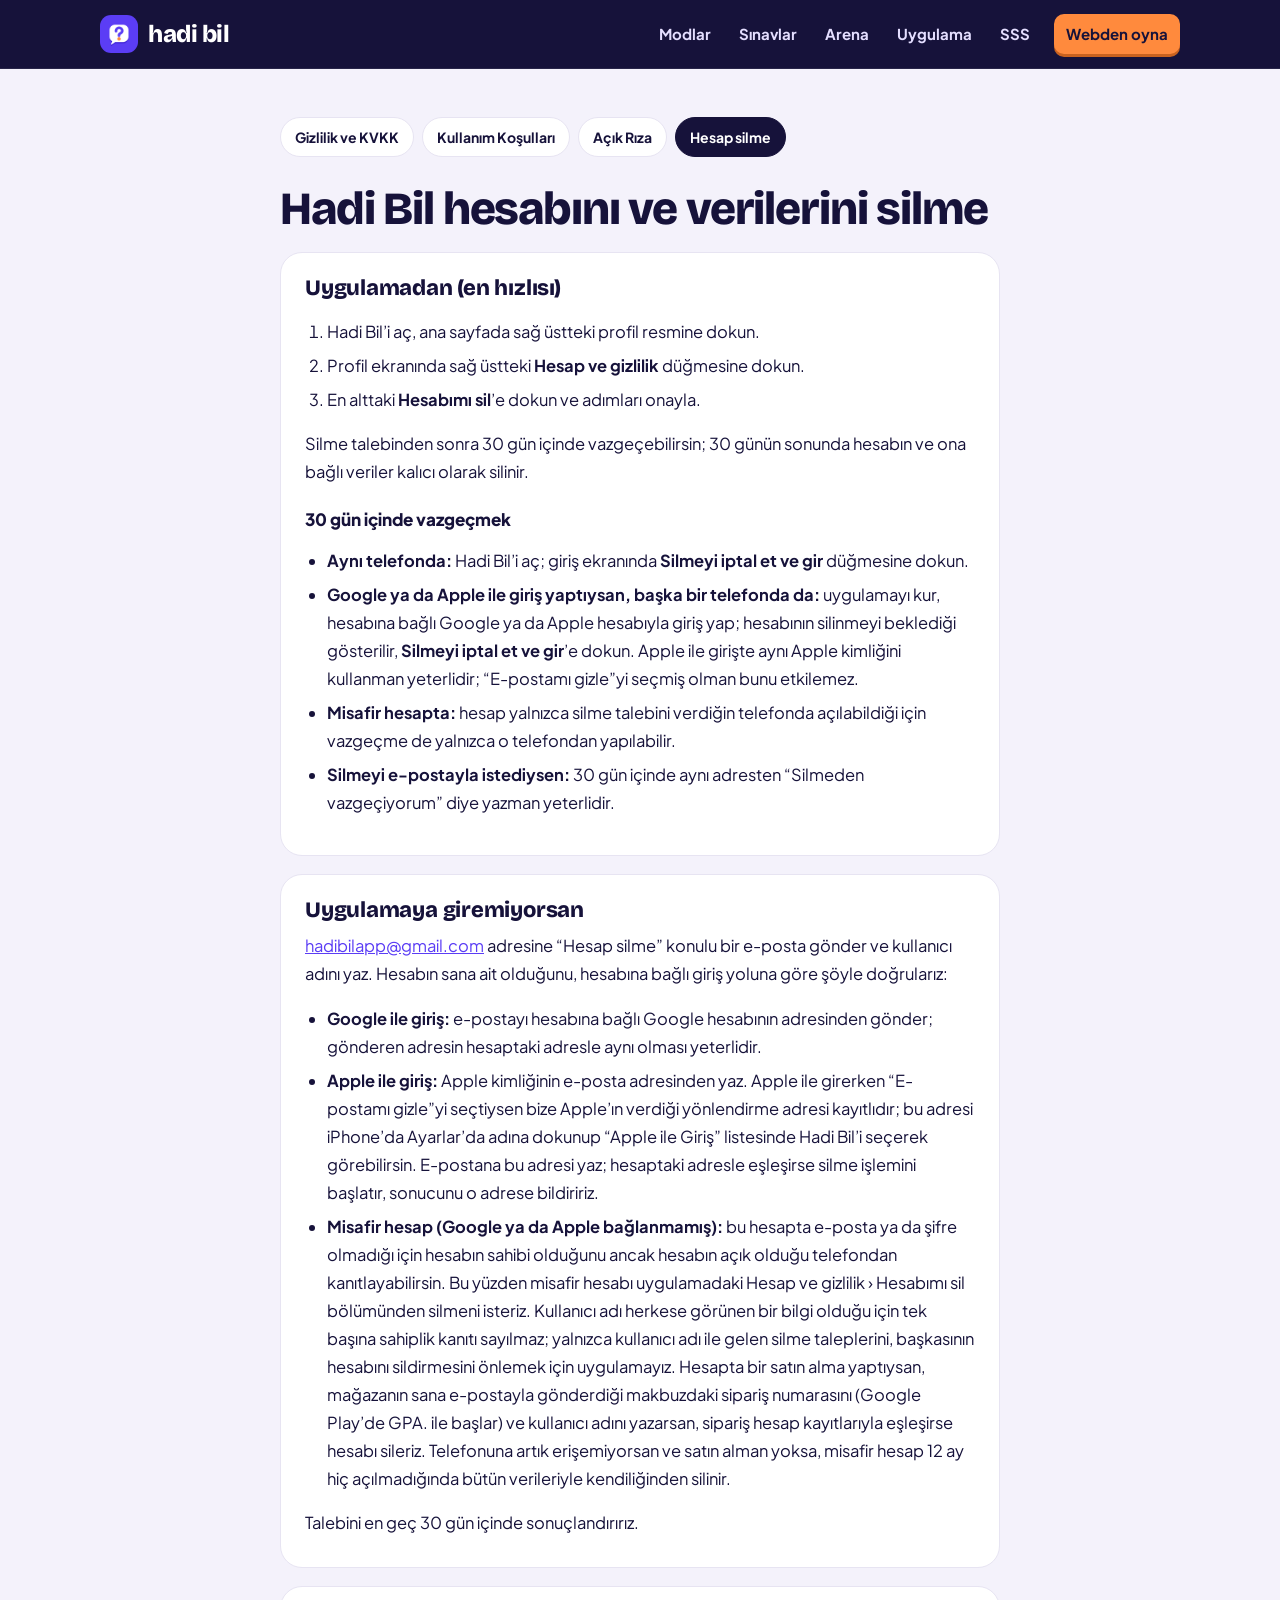
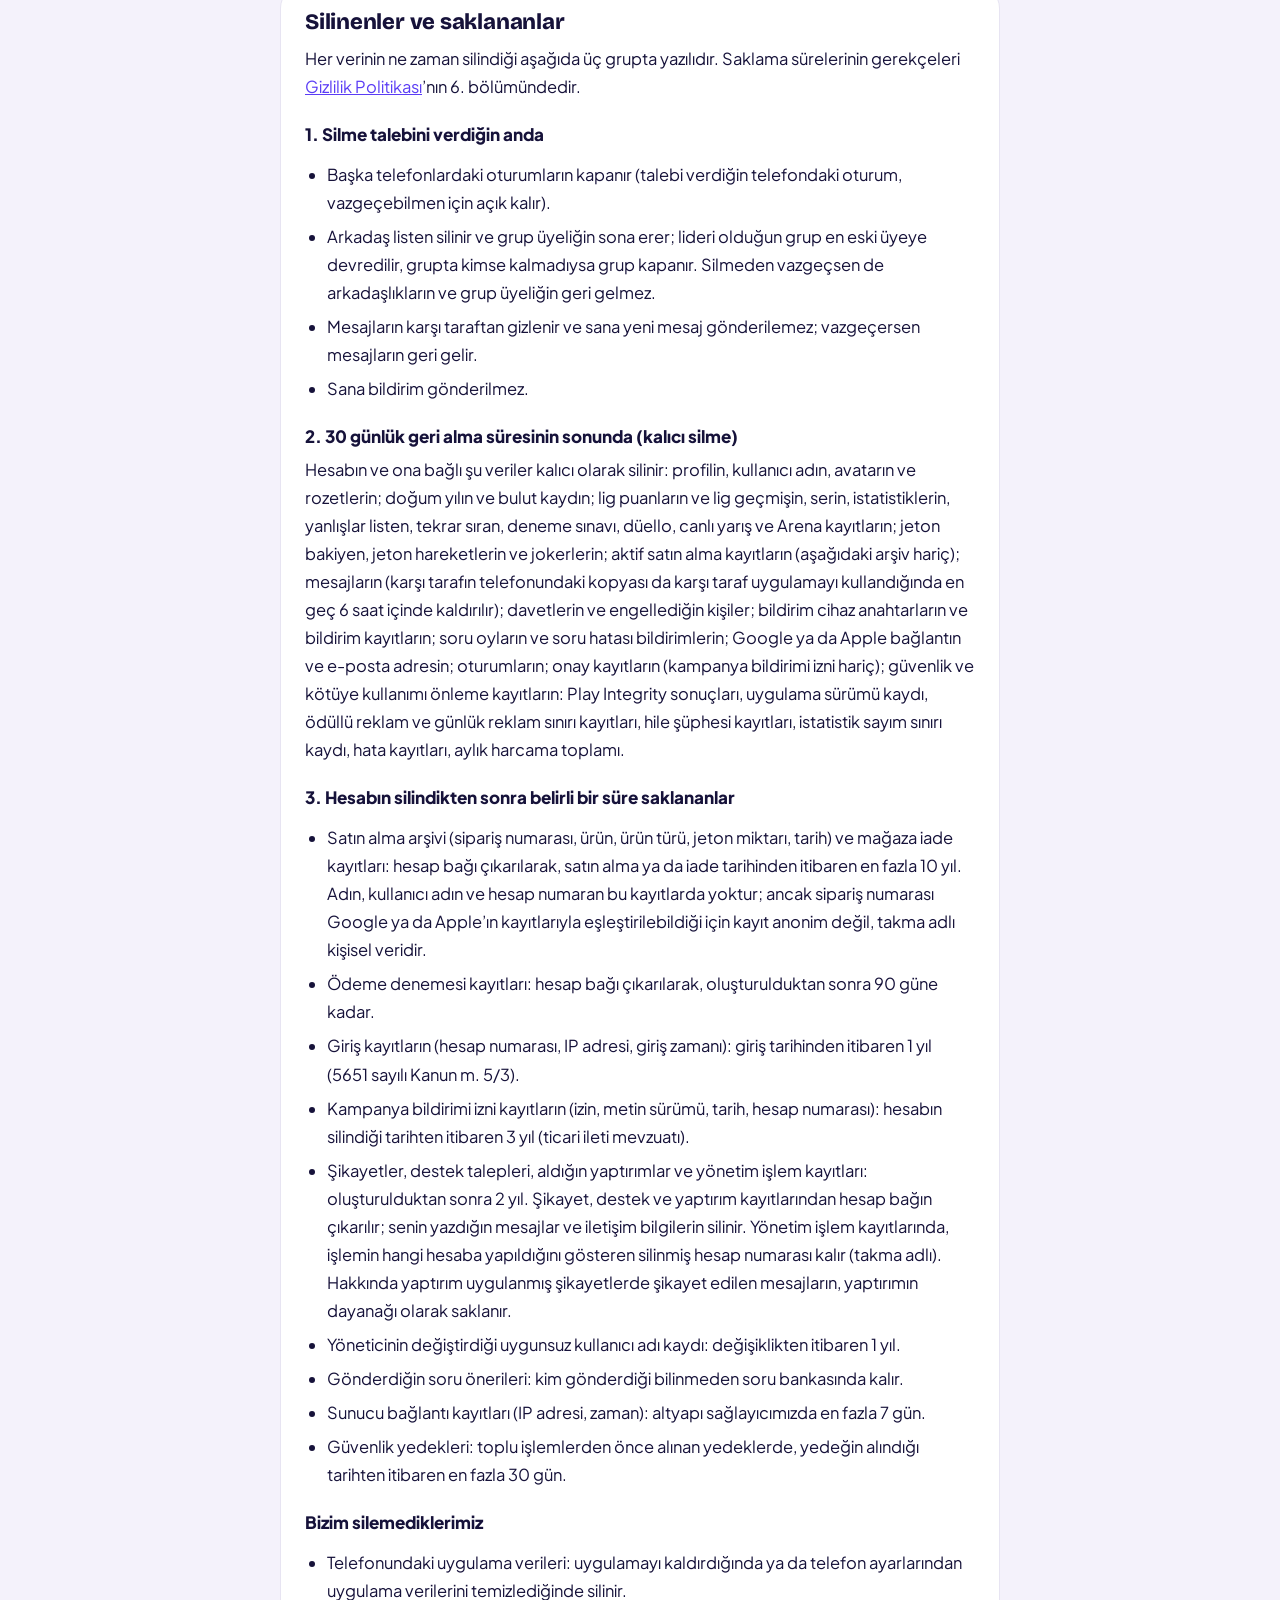
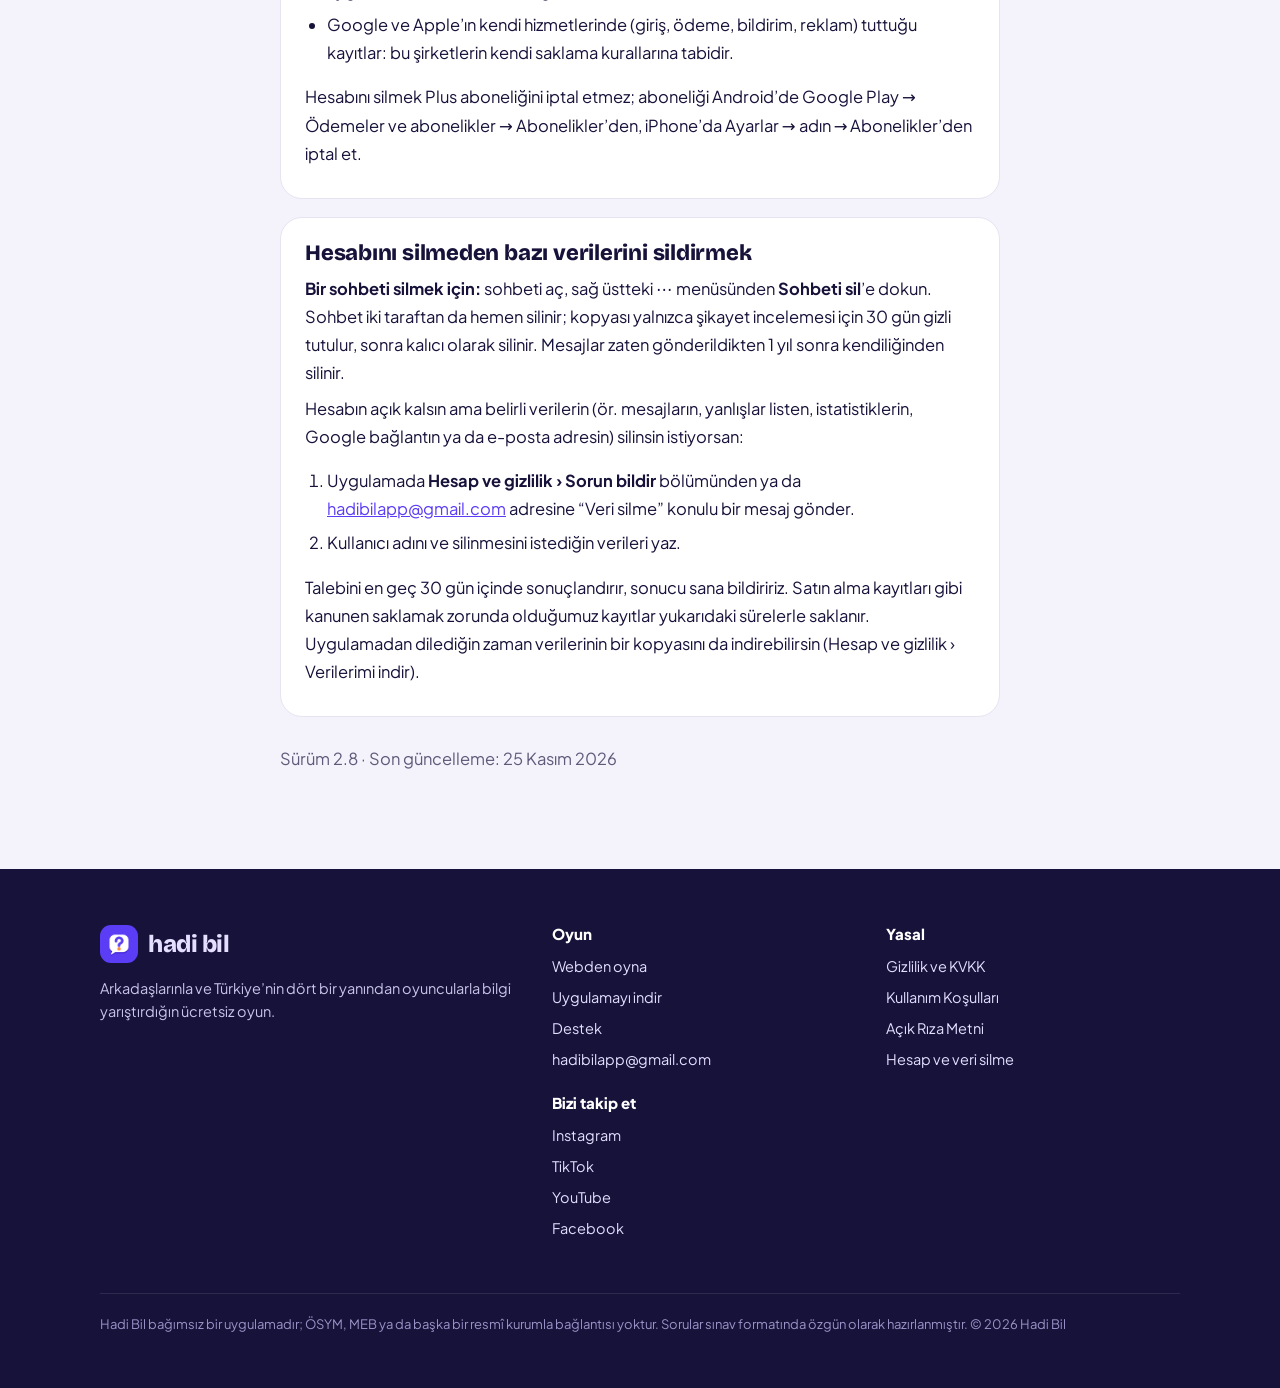
<file: hesap-silme.html>
<!doctype html>
<html lang="tr"><head><meta charset="utf-8"><meta name="viewport" content="width=device-width, initial-scale=1">
<title>Hesap silme · Hadi Bil</title>
<meta name="description" content="Hadi Bil hesabını ve verilerini silme: uygulamadan ya da e-postayla, 30 gün içinde vazgeçme, silinen ve saklanan veriler.">
<link rel="canonical" href="https://hadibilapp.com.tr/hesap-silme.html">
<meta name="theme-color" content="#16123A">
<meta name="referrer" content="strict-origin-when-cross-origin">
<link rel="icon" type="image/png" sizes="192x192" href="ikon-192.png"><link rel="apple-touch-icon" href="ikon-180.png">
<meta property="og:type" content="website"><meta property="og:locale" content="tr_TR"><meta property="og:site_name" content="Hadi Bil">
<meta property="og:title" content="Hesap silme · Hadi Bil"><meta property="og:description" content="Hadi Bil hesabını ve verilerini silme: uygulamadan ya da e-postayla, 30 gün içinde vazgeçme, silinen ve saklanan veriler.">
<meta property="og:url" content="https://hadibilapp.com.tr/hesap-silme.html"><meta property="og:image" content="https://hadibilapp.com.tr/og.png"><meta property="og:image:width" content="1200"><meta property="og:image:height" content="630">
<meta name="twitter:card" content="summary_large_image"><meta name="twitter:image" content="https://hadibilapp.com.tr/og.png">

<link rel="stylesheet" href="yazi/yazi.css">
<link rel="stylesheet" href="site.css">

</head><body class="belge">
<a class="atla" href="#icerik">İçeriğe geç</a>
<header class="ust"><div class="sar">
<a class="marka" href="./"><img src="ikon-192.png" alt="" width="38" height="38">hadi bil</a>
<nav aria-label="Site"><a href="/#modlar">Modlar</a><a href="/#sinavlar">Sınavlar</a><a href="/#arena">Arena</a><a href="/#uygulama">Uygulama</a><a href="/#sss">SSS</a><a class="oyna" href="oyna/">Webden oyna</a></nav>
</div></header>
<main id="icerik"><div class="metin"><nav class="belge-nav" aria-label="Yasal metinler"><a href="gizlilik.html">Gizlilik ve KVKK</a><a href="kosullar.html">Kullanım Koşulları</a><a href="acik-riza.html">Açık Rıza</a><a href="hesap-silme.html" aria-current="page">Hesap silme</a></nav>
<h1>Hadi Bil hesabını ve verilerini silme</h1>
<div class="kart"><h2>Uygulamadan (en hızlısı)</h2><ol><li>Hadi Bil’i aç, ana sayfada sağ üstteki profil resmine dokun.</li><li>Profil ekranında sağ üstteki <strong>Hesap ve gizlilik</strong> düğmesine dokun.</li><li>En alttaki <strong>Hesabımı sil</strong>’e dokun ve adımları onayla.</li></ol>
<p>Silme talebinden sonra 30 gün içinde vazgeçebilirsin; 30 günün sonunda hesabın ve ona bağlı veriler kalıcı olarak silinir.</p>
<h3>30 gün içinde vazgeçmek</h3><ul><li><strong>Aynı telefonda:</strong> Hadi Bil’i aç; giriş ekranında <strong>Silmeyi iptal et ve gir</strong> düğmesine dokun.</li>
<li><strong>Google ya da Apple ile giriş yaptıysan, başka bir telefonda da:</strong> uygulamayı kur, hesabına bağlı Google ya da Apple hesabıyla giriş yap; hesabının silinmeyi beklediği gösterilir, <strong>Silmeyi iptal et ve gir</strong>’e dokun. Apple ile girişte aynı Apple kimliğini kullanman yeterlidir; “E-postamı gizle”yi seçmiş olman bunu etkilemez.</li>
<li><strong>Misafir hesapta:</strong> hesap yalnızca silme talebini verdiğin telefonda açılabildiği için vazgeçme de yalnızca o telefondan yapılabilir.</li>
<li><strong>Silmeyi e-postayla istediysen:</strong> 30 gün içinde aynı adresten “Silmeden vazgeçiyorum” diye yazman yeterlidir.</li></ul></div>
<div class="kart"><h2>Uygulamaya giremiyorsan</h2><p><a href="mailto:hadibilapp@gmail.com?subject=Hadi%20Bil%20hesap%20silme">hadibilapp@gmail.com</a> adresine “Hesap silme” konulu bir e-posta gönder ve kullanıcı adını yaz. Hesabın sana ait olduğunu, hesabına bağlı giriş yoluna göre şöyle doğrularız:</p>
<ul><li><strong>Google ile giriş:</strong> e-postayı hesabına bağlı Google hesabının adresinden gönder; gönderen adresin hesaptaki adresle aynı olması yeterlidir.</li>
<li><strong>Apple ile giriş:</strong> Apple kimliğinin e-posta adresinden yaz. Apple ile girerken “E-postamı gizle”yi seçtiysen bize Apple’ın verdiği yönlendirme adresi kayıtlıdır; bu adresi iPhone’da Ayarlar’da adına dokunup “Apple ile Giriş” listesinde Hadi Bil’i seçerek görebilirsin. E-postana bu adresi yaz; hesaptaki adresle eşleşirse silme işlemini başlatır, sonucunu o adrese bildiririz.</li>
<li><strong>Misafir hesap (Google ya da Apple bağlanmamış):</strong> bu hesapta e-posta ya da şifre olmadığı için hesabın sahibi olduğunu ancak hesabın açık olduğu telefondan kanıtlayabilirsin. Bu yüzden misafir hesabı uygulamadaki Hesap ve gizlilik › Hesabımı sil bölümünden silmeni isteriz. Kullanıcı adı herkese görünen bir bilgi olduğu için tek başına sahiplik kanıtı sayılmaz; yalnızca kullanıcı adı ile gelen silme taleplerini, başkasının hesabını sildirmesini önlemek için uygulamayız. Hesapta bir satın alma yaptıysan, mağazanın sana e-postayla gönderdiği makbuzdaki sipariş numarasını (Google Play’de GPA. ile başlar) ve kullanıcı adını yazarsan, sipariş hesap kayıtlarıyla eşleşirse hesabı sileriz. Telefonuna artık erişemiyorsan ve satın alman yoksa, misafir hesap 12 ay hiç açılmadığında bütün verileriyle kendiliğinden silinir.</li></ul>
<p>Talebini en geç 30 gün içinde sonuçlandırırız.</p></div>
<div class="kart"><h2>Silinenler ve saklananlar</h2>
<p>Her verinin ne zaman silindiği aşağıda üç grupta yazılıdır. Saklama sürelerinin gerekçeleri <a href="gizlilik.html">Gizlilik Politikası</a>’nın 6. bölümündedir.</p>
<h3>1. Silme talebini verdiğin anda</h3><ul>
<li>Başka telefonlardaki oturumların kapanır (talebi verdiğin telefondaki oturum, vazgeçebilmen için açık kalır).</li>
<li>Arkadaş listen silinir ve grup üyeliğin sona erer; lideri olduğun grup en eski üyeye devredilir, grupta kimse kalmadıysa grup kapanır. Silmeden vazgeçsen de arkadaşlıkların ve grup üyeliğin geri gelmez.</li>
<li>Mesajların karşı taraftan gizlenir ve sana yeni mesaj gönderilemez; vazgeçersen mesajların geri gelir.</li>
<li>Sana bildirim gönderilmez.</li></ul>
<h3>2. 30 günlük geri alma süresinin sonunda (kalıcı silme)</h3>
<p>Hesabın ve ona bağlı şu veriler kalıcı olarak silinir: profilin, kullanıcı adın, avatarın ve rozetlerin; doğum yılın ve bulut kaydın; lig puanların ve lig geçmişin, serin, istatistiklerin, yanlışlar listen, tekrar sıran, deneme sınavı, düello, canlı yarış ve Arena kayıtların; jeton bakiyen, jeton hareketlerin ve jokerlerin; aktif satın alma kayıtların (aşağıdaki arşiv hariç); mesajların (karşı tarafın telefonundaki kopyası da karşı taraf uygulamayı kullandığında en geç 6 saat içinde kaldırılır); davetlerin ve engellediğin kişiler; bildirim cihaz anahtarların ve bildirim kayıtların; soru oyların ve soru hatası bildirimlerin; Google ya da Apple bağlantın ve e-posta adresin; oturumların; onay kayıtların (kampanya bildirimi izni hariç); güvenlik ve kötüye kullanımı önleme kayıtların: Play Integrity sonuçları, uygulama sürümü kaydı, ödüllü reklam ve günlük reklam sınırı kayıtları, hile şüphesi kayıtları, istatistik sayım sınırı kaydı, hata kayıtları, aylık harcama toplamı.</p>
<h3>3. Hesabın silindikten sonra belirli bir süre saklananlar</h3><ul>
<li>Satın alma arşivi (sipariş numarası, ürün, ürün türü, jeton miktarı, tarih) ve mağaza iade kayıtları: hesap bağı çıkarılarak, satın alma ya da iade tarihinden itibaren en fazla 10 yıl. Adın, kullanıcı adın ve hesap numaran bu kayıtlarda yoktur; ancak sipariş numarası Google ya da Apple’ın kayıtlarıyla eşleştirilebildiği için kayıt anonim değil, takma adlı kişisel veridir.</li>
<li>Ödeme denemesi kayıtları: hesap bağı çıkarılarak, oluşturulduktan sonra 90 güne kadar.</li>
<li>Giriş kayıtların (hesap numarası, IP adresi, giriş zamanı): giriş tarihinden itibaren 1 yıl (5651 sayılı Kanun m. 5/3).</li>
<li>Kampanya bildirimi izni kayıtların (izin, metin sürümü, tarih, hesap numarası): hesabın silindiği tarihten itibaren 3 yıl (ticari ileti mevzuatı).</li>
<li>Şikayetler, destek talepleri, aldığın yaptırımlar ve yönetim işlem kayıtları: oluşturulduktan sonra 2 yıl. Şikayet, destek ve yaptırım kayıtlarından hesap bağın çıkarılır; senin yazdığın mesajlar ve iletişim bilgilerin silinir. Yönetim işlem kayıtlarında, işlemin hangi hesaba yapıldığını gösteren silinmiş hesap numarası kalır (takma adlı). Hakkında yaptırım uygulanmış şikayetlerde şikayet edilen mesajların, yaptırımın dayanağı olarak saklanır.</li>
<li>Yöneticinin değiştirdiği uygunsuz kullanıcı adı kaydı: değişiklikten itibaren 1 yıl.</li>
<li>Gönderdiğin soru önerileri: kim gönderdiği bilinmeden soru bankasında kalır.</li>
<li>Sunucu bağlantı kayıtları (IP adresi, zaman): altyapı sağlayıcımızda en fazla 7 gün.</li>
<li>Güvenlik yedekleri: toplu işlemlerden önce alınan yedeklerde, yedeğin alındığı tarihten itibaren en fazla 30 gün.</li></ul>
<h3>Bizim silemediklerimiz</h3><ul>
<li>Telefonundaki uygulama verileri: uygulamayı kaldırdığında ya da telefon ayarlarından uygulama verilerini temizlediğinde silinir.</li>
<li>Google ve Apple’ın kendi hizmetlerinde (giriş, ödeme, bildirim, reklam) tuttuğu kayıtlar: bu şirketlerin kendi saklama kurallarına tabidir.</li></ul>
<p>Hesabını silmek Plus aboneliğini iptal etmez; aboneliği Android’de Google Play → Ödemeler ve abonelikler → Abonelikler’den, iPhone’da Ayarlar → adın → Abonelikler’den iptal et.</p></div>
<div class="kart"><h2>Hesabını silmeden bazı verilerini sildirmek</h2><p><strong>Bir sohbeti silmek için:</strong> sohbeti aç, sağ üstteki ⋯ menüsünden <strong>Sohbeti sil</strong>’e dokun. Sohbet iki taraftan da hemen silinir; kopyası yalnızca şikayet incelemesi için 30 gün gizli tutulur, sonra kalıcı olarak silinir. Mesajlar zaten gönderildikten 1 yıl sonra kendiliğinden silinir.</p><p>Hesabın açık kalsın ama belirli verilerin (ör. mesajların, yanlışlar listen, istatistiklerin, Google bağlantın ya da e-posta adresin) silinsin istiyorsan:</p><ol><li>Uygulamada <strong>Hesap ve gizlilik › Sorun bildir</strong> bölümünden ya da <a href="mailto:hadibilapp@gmail.com?subject=Hadi%20Bil%20veri%20silme">hadibilapp@gmail.com</a> adresine “Veri silme” konulu bir mesaj gönder.</li><li>Kullanıcı adını ve silinmesini istediğin verileri yaz.</li></ol><p>Talebini en geç 30 gün içinde sonuçlandırır, sonucu sana bildiririz. Satın alma kayıtları gibi kanunen saklamak zorunda olduğumuz kayıtlar yukarıdaki sürelerle saklanır. Uygulamadan dilediğin zaman verilerinin bir kopyasını da indirebilirsin (Hesap ve gizlilik › Verilerimi indir).</p></div>
<p class="not" style="margin-top:28px">Sürüm 2.8 · Son güncelleme: 25 Kasım 2026</p></div></main>
<footer class="alt-bilgi"><div class="sar">
<div><a class="marka" href="./" style="margin-bottom:14px"><img src="ikon-192.png" alt="" width="38" height="38">hadi bil</a>
<p style="margin:0;max-width:30em">Arkadaşlarınla ve Türkiye’nin dört bir yanından oyuncularla bilgi yarıştırdığın ücretsiz oyun.</p></div>
<div><h3>Oyun</h3><ul><li><a href="oyna/">Webden oyna</a></li><li><a href="indir.html">Uygulamayı indir</a></li><li><a href="./#destek">Destek</a></li><li><a href="mailto:hadibilapp@gmail.com">hadibilapp@gmail.com</a></li></ul>
<h3 style="margin-top:22px">Bizi takip et</h3><ul><li><a href="https://www.instagram.com/hadibilapp" target="_blank" rel="noopener me">Instagram<span class="gz"> (yeni sekmede açılır)</span></a></li><li><a href="https://www.tiktok.com/@hadibilapp" target="_blank" rel="noopener me">TikTok<span class="gz"> (yeni sekmede açılır)</span></a></li><li><a href="https://www.youtube.com/@hadibilapp" target="_blank" rel="noopener me">YouTube<span class="gz"> (yeni sekmede açılır)</span></a></li><li><a href="https://www.facebook.com/hadibilapp" target="_blank" rel="noopener me">Facebook<span class="gz"> (yeni sekmede açılır)</span></a></li></ul></div>
<div><h3>Yasal</h3><ul><li><a href="gizlilik.html">Gizlilik ve KVKK</a></li><li><a href="kosullar.html">Kullanım Koşulları</a></li><li><a href="acik-riza.html">Açık Rıza Metni</a></li><li><a href="hesap-silme.html">Hesap ve veri silme</a></li></ul></div>
<p class="kucuk">Hadi Bil bağımsız bir uygulamadır; ÖSYM, MEB ya da başka bir resmî kurumla bağlantısı yoktur. Sorular sınav formatında özgün olarak hazırlanmıştır. © 2026 Hadi Bil</p>
</div></footer>

</body></html>
</file>
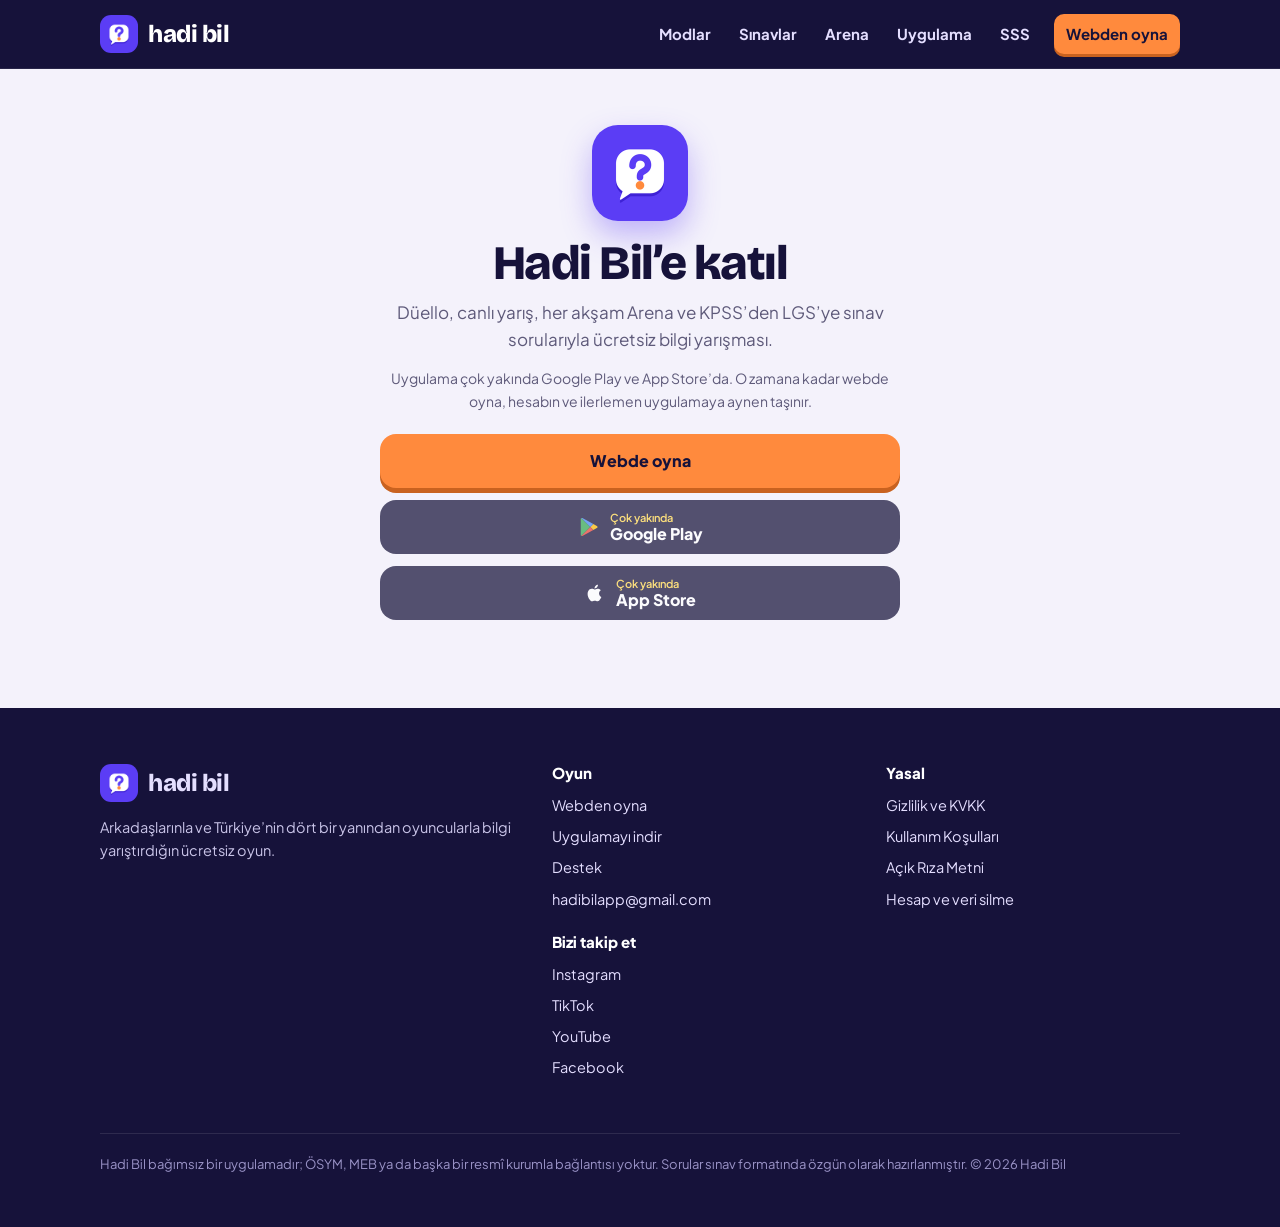
<file: indir.html>
<!doctype html>
<html lang="tr"><head><meta charset="utf-8"><meta name="viewport" content="width=device-width, initial-scale=1">
<title>Hadi Bil’i indir</title>
<meta name="description" content="Hadi Bil’i Google Play ya da App Store’dan indir ya da hemen webde oyna. Ücretsiz bilgi yarışması.">
<link rel="canonical" href="https://hadibilapp.com.tr/indir.html">
<meta name="theme-color" content="#16123A">
<meta name="referrer" content="strict-origin-when-cross-origin">
<link rel="icon" type="image/png" sizes="192x192" href="ikon-192.png"><link rel="apple-touch-icon" href="ikon-180.png">
<meta property="og:type" content="website"><meta property="og:locale" content="tr_TR"><meta property="og:site_name" content="Hadi Bil">
<meta property="og:title" content="Hadi Bil’i indir"><meta property="og:description" content="Hadi Bil’i Google Play ya da App Store’dan indir ya da hemen webde oyna. Ücretsiz bilgi yarışması.">
<meta property="og:url" content="https://hadibilapp.com.tr/indir.html"><meta property="og:image" content="https://hadibilapp.com.tr/og.png"><meta property="og:image:width" content="1200"><meta property="og:image:height" content="630">
<meta name="twitter:card" content="summary_large_image"><meta name="twitter:image" content="https://hadibilapp.com.tr/og.png">
<meta name="robots" content="noindex">
<link rel="stylesheet" href="yazi/yazi.css">
<link rel="stylesheet" href="site.css">

</head><body>
<a class="atla" href="#icerik">İçeriğe geç</a>
<header class="ust"><div class="sar">
<a class="marka" href="./"><img src="ikon-192.png" alt="" width="38" height="38">hadi bil</a>
<nav aria-label="Site"><a href="/#modlar">Modlar</a><a href="/#sinavlar">Sınavlar</a><a href="/#arena">Arena</a><a href="/#uygulama">Uygulama</a><a href="/#sss">SSS</a><a class="oyna" href="oyna/">Webden oyna</a></nav>
</div></header>
<main id="icerik">
<div class="indir">
<img class="ikon" src="ikon-192.png" alt="" width="96" height="96">
<h1>Hadi Bil’e katıl</h1>
<p class="ac">Düello, canlı yarış, her akşam Arena ve KPSS’den LGS’ye sınav sorularıyla ücretsiz bilgi yarışması.</p><p class="not" style="margin:-12px 0 22px">Uygulama çok yakında Google Play ve App Store’da. O zamana kadar webde oyna, hesabın ve ilerlemen uygulamaya aynen taşınır.</p>
<p id="davet" class="not" hidden></p>
<div id="oda" class="davet-kutu" hidden><strong>Özel oda davetin var</strong><div class="kod" id="odakod"></div><a id="ac" class="dug dug-ana" href="#">Uygulamada odayı aç</a><p class="not" style="margin:10px 0 0">Uygulama yüklü değilse önce indir; açınca Özel oda › Odaya katıl’a bu kodu yaz. Bilgisayardaysan “Webde oyna” ile hemen katıl.</p></div>
<div id="grup" class="davet-kutu" hidden><strong>Grup davetin var</strong><div class="kod" id="grupkod"></div><a id="gac" class="dug dug-ana" href="#">Uygulamada gruba katıl</a><p class="not" style="margin:10px 0 0">Uygulama yüklü değilse önce indir; Android’de kurunca gruba kendiliğinden katılırsın, iPhone’da Grup › Davet koduyla katıl’a bu kodu yaz.</p></div>
<div class="dugmeler">
<a class="dug dug-ana" id="web" href="oyna/">Webde oyna</a>
<span class="dug dug-koyu yakinda" id="play" role="note"><svg width="22" height="22" viewBox="0 0 24 24" aria-hidden="true"><path fill="#34A853" d="M3.6 2.3 13.4 12l-9.8 9.7c-.4-.2-.6-.6-.6-1.1V3.4c0-.5.2-.9.6-1.1z"/><path fill="#FBBC04" d="m16.7 8.7-3.3 3.3 3.3 3.3 3.8-2.1c1.1-.6 1.1-1.8 0-2.4z"/><path fill="#4285F4" d="M3.6 2.3c.3-.2.8-.2 1.2 0l11.9 6.4-3.3 3.3z"/><path fill="#EA4335" d="M13.4 12l3.3 3.3-11.9 6.4c-.4.2-.9.2-1.2 0z"/></svg><span class="iki"><small>Çok yakında</small>Google Play</span></span>
<span class="dug dug-koyu yakinda" id="ios" role="note"><svg width="22" height="22" viewBox="0 0 24 24" fill="#fff" aria-hidden="true"><path d="M16.4 12.6c0-2.3 1.9-3.4 2-3.5-1.1-1.6-2.8-1.8-3.4-1.8-1.4-.1-2.8.9-3.5.9-.7 0-1.8-.8-3-.8-1.6 0-3 .9-3.8 2.3-1.6 2.8-.4 6.9 1.2 9.1.8 1.1 1.7 2.3 2.9 2.3 1.2 0 1.6-.7 3-.7s1.8.7 3 .7c1.3 0 2.1-1.1 2.8-2.2.9-1.3 1.3-2.5 1.3-2.6-.1 0-2.5-.9-2.5-3.7zM14.2 5.8c.6-.8 1.1-1.8 1-2.8-.9 0-2 .6-2.7 1.4-.6.7-1.1 1.7-1 2.7 1 .1 2-.5 2.7-1.3z"/></svg><span class="iki"><small>Çok yakında</small>App Store</span></span>
</div>
</div></main>
<footer class="alt-bilgi"><div class="sar">
<div><a class="marka" href="./" style="margin-bottom:14px"><img src="ikon-192.png" alt="" width="38" height="38">hadi bil</a>
<p style="margin:0;max-width:30em">Arkadaşlarınla ve Türkiye’nin dört bir yanından oyuncularla bilgi yarıştırdığın ücretsiz oyun.</p></div>
<div><h3>Oyun</h3><ul><li><a href="oyna/">Webden oyna</a></li><li><a href="indir.html">Uygulamayı indir</a></li><li><a href="./#destek">Destek</a></li><li><a href="mailto:hadibilapp@gmail.com">hadibilapp@gmail.com</a></li></ul>
<h3 style="margin-top:22px">Bizi takip et</h3><ul><li><a href="https://www.instagram.com/hadibilapp" target="_blank" rel="noopener me">Instagram<span class="gz"> (yeni sekmede açılır)</span></a></li><li><a href="https://www.tiktok.com/@hadibilapp" target="_blank" rel="noopener me">TikTok<span class="gz"> (yeni sekmede açılır)</span></a></li><li><a href="https://www.youtube.com/@hadibilapp" target="_blank" rel="noopener me">YouTube<span class="gz"> (yeni sekmede açılır)</span></a></li><li><a href="https://www.facebook.com/hadibilapp" target="_blank" rel="noopener me">Facebook<span class="gz"> (yeni sekmede açılır)</span></a></li></ul></div>
<div><h3>Yasal</h3><ul><li><a href="gizlilik.html">Gizlilik ve KVKK</a></li><li><a href="kosullar.html">Kullanım Koşulları</a></li><li><a href="acik-riza.html">Açık Rıza Metni</a></li><li><a href="hesap-silme.html">Hesap ve veri silme</a></li></ul></div>
<p class="kucuk">Hadi Bil bağımsız bir uygulamadır; ÖSYM, MEB ya da başka bir resmî kurumla bağlantısı yoktur. Sorular sınav formatında özgün olarak hazırlanmıştır. © 2026 Hadi Bil</p>
</div></footer>
<script>
(function () {
  var PLAY = "", IOS = "";
  var Q = new URLSearchParams(location.search);
  var k = (Q.get('davet') || '').toLowerCase(); if (!/^[a-z0-9._]{3,15}$/.test(k)) k = '';
  // Sosyal medya bağlantıları kaynak taşır (?k=instagram): Play'e referrer olarak geçer, uygulama kimliksiz sayar
  var kay = (Q.get('k') || '').toLowerCase(); if (!/^[a-z_]{2,24}$/.test(kay)) kay = '';
  // Grup daveti (?grup=HB-1234): kod Play kurulum bilgisine de yazılır, Android'de kurup hesap açınca gruba kendiliğinden katılınır
  var grup = (Q.get('grup') || '').trim(); if (!/^[A-Z0-9ÇĞİÖŞÜ]{1,5}-?[0-9]{4}$/.test(grup)) grup = '';
  var oda = (Q.get('oda') || '').toUpperCase(); if (!/^[A-Z]{3}-[0-9]{2}$/.test(oda)) oda = '';
  var ref = [k ? 'davet=' + k : '', kay ? 'kaynak=' + kay : '', grup ? 'grup=' + encodeURIComponent(grup) : ''].filter(Boolean).join('&');
  var play = PLAY ? (ref ? PLAY + '&referrer=' + encodeURIComponent(ref) : PLAY) : '';
  if (kay && IOS) IOS += (IOS.indexOf('?') < 0 ? '?' : '&') + 'ct=' + kay;
  if (play) document.getElementById('play').href = play;
  // Webde oyna: oda, grup ve davet bilgisi web sürümüne geçer
  var wq = [oda ? 'oda=' + oda : '', grup ? 'grup=' + encodeURIComponent(grup) : '', k ? 'davet=' + k : ''].filter(Boolean).join('&');
  document.getElementById('web').href = 'oyna/' + (wq ? '?' + wq : '');
  var ua = navigator.userAgent || '', ios = /iPhone|iPad|iPod/.test(ua) || (/Macintosh/.test(ua) && 'ontouchend' in document);
  if (k) { var d = document.getElementById('davet'); d.hidden = false; d.textContent = 'Seni @' + k + ' davet etti.' + (ios ? ' Uygulamayı kurunca Arkadaşlar ekranındaki “Seni biri mi davet etti?” bölümüne bu adı yaz.' : ''); }
  if (IOS) document.getElementById('ios').href = IOS;
  // Özel oda daveti (?oda=KBR-42): uygulama yüklüyse doğrudan odayı açar; Android'de yüklü değilse Play'e düşer, iPhone'da kısa bir
  // beklemeden sonra App Store'a gider (uygulama açıldıysa sayfa arka plana geçtiği için gitmez)
  if (oda) {
    var uyg = 'hadibil://oda/' + oda;
    document.getElementById('oda').hidden = false; document.getElementById('odakod').textContent = oda; document.getElementById('ac').href = uyg;
    if (/Android/i.test(ua)) { location.replace('intent://oda/' + oda + '#Intent;scheme=hadibil;package=app.hadibil;S.browser_fallback_url=' + encodeURIComponent(play || (location.origin + '/' + document.getElementById('web').getAttribute('href'))) + ';end'); return; }
    if (ios) { location.href = uyg; if (IOS) setTimeout(function () { if (!document.hidden) location.replace(IOS); }, 1800); return; }
    return;
  }
  if (grup) {
    var gu = 'hadibil://grup/' + encodeURIComponent(grup);
    document.getElementById('grup').hidden = false; document.getElementById('grupkod').textContent = grup; document.getElementById('gac').href = gu;
    if (/Android/i.test(ua)) { location.replace('intent://grup/' + encodeURIComponent(grup) + '#Intent;scheme=hadibil;package=app.hadibil;S.browser_fallback_url=' + encodeURIComponent(play || (location.origin + '/' + document.getElementById('web').getAttribute('href'))) + ';end'); return; }
    if (ios) { location.href = gu; if (IOS) setTimeout(function () { if (!document.hidden) location.replace(IOS); }, 1800); return; }
    return;
  }
  if (/Android/i.test(ua) && play) location.replace(play);
  else if (ios && IOS) location.replace(IOS);
})();
</script>
</body></html>
</file>
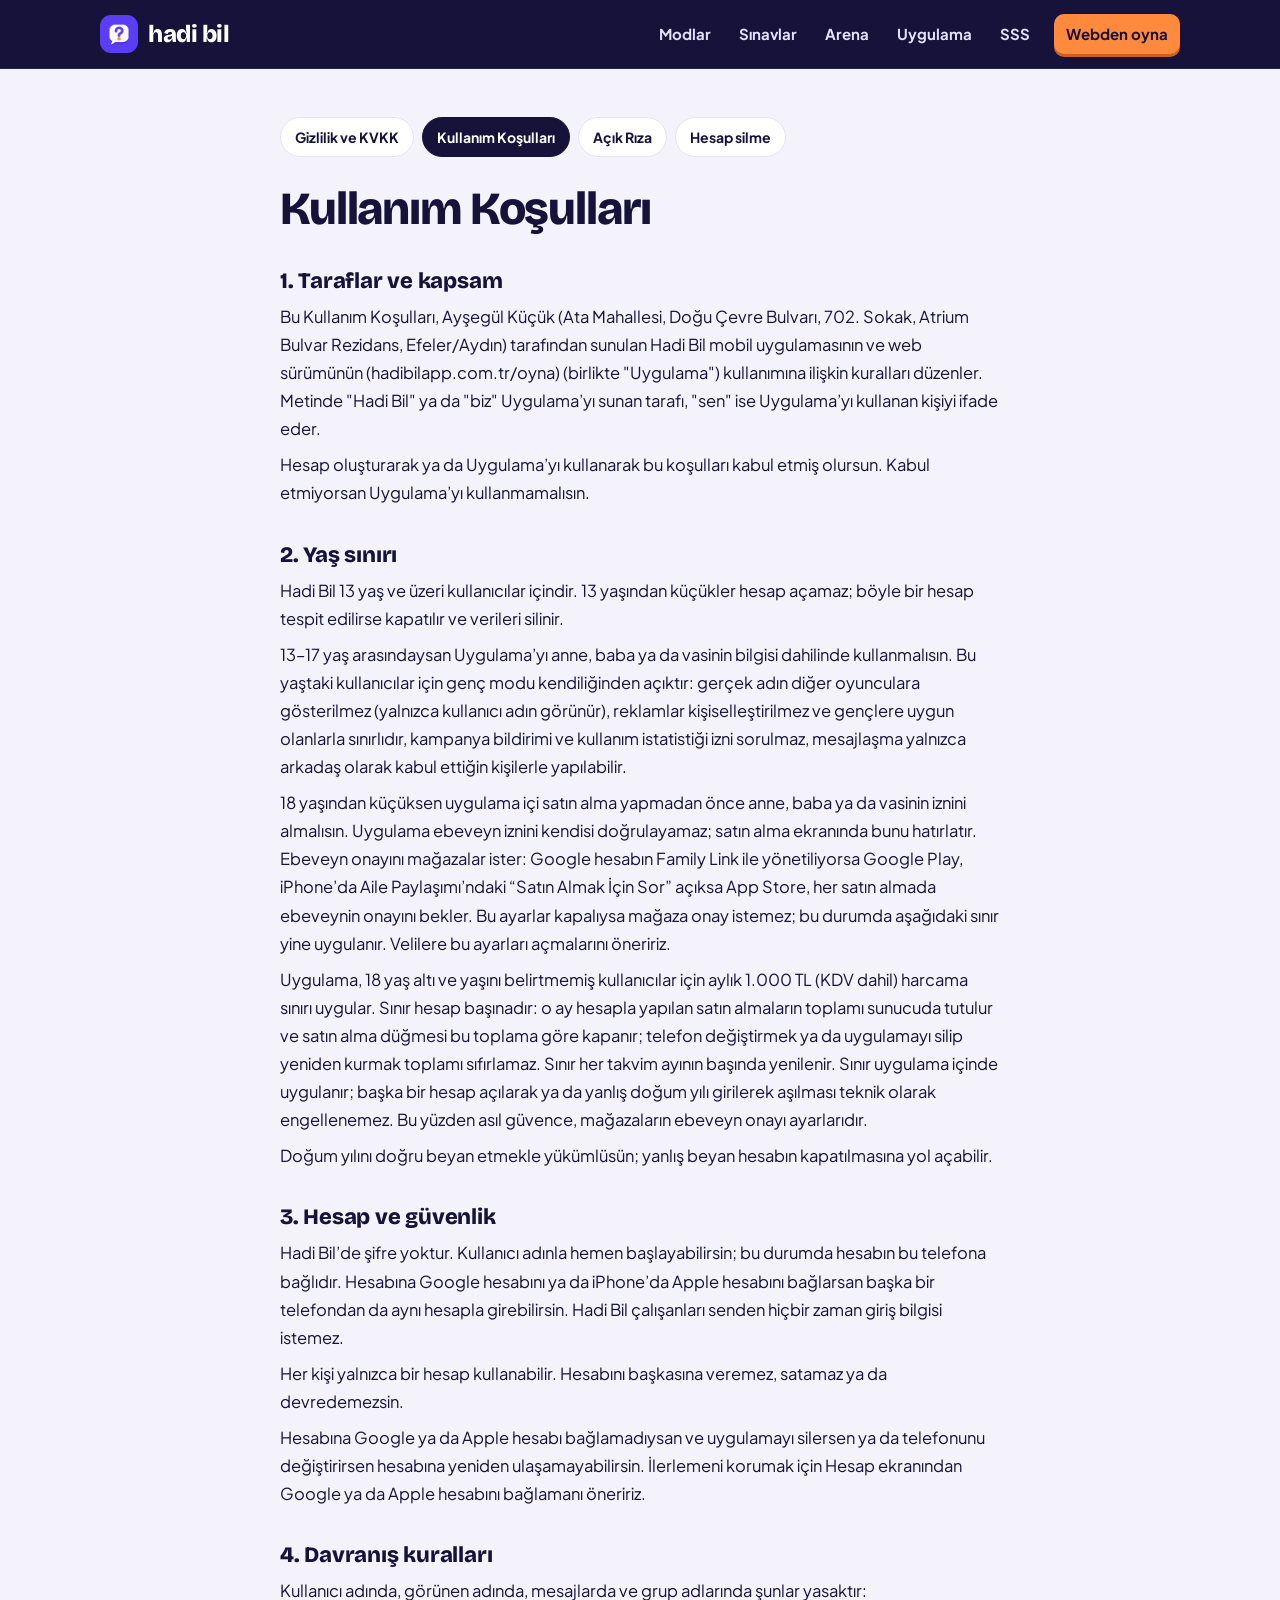
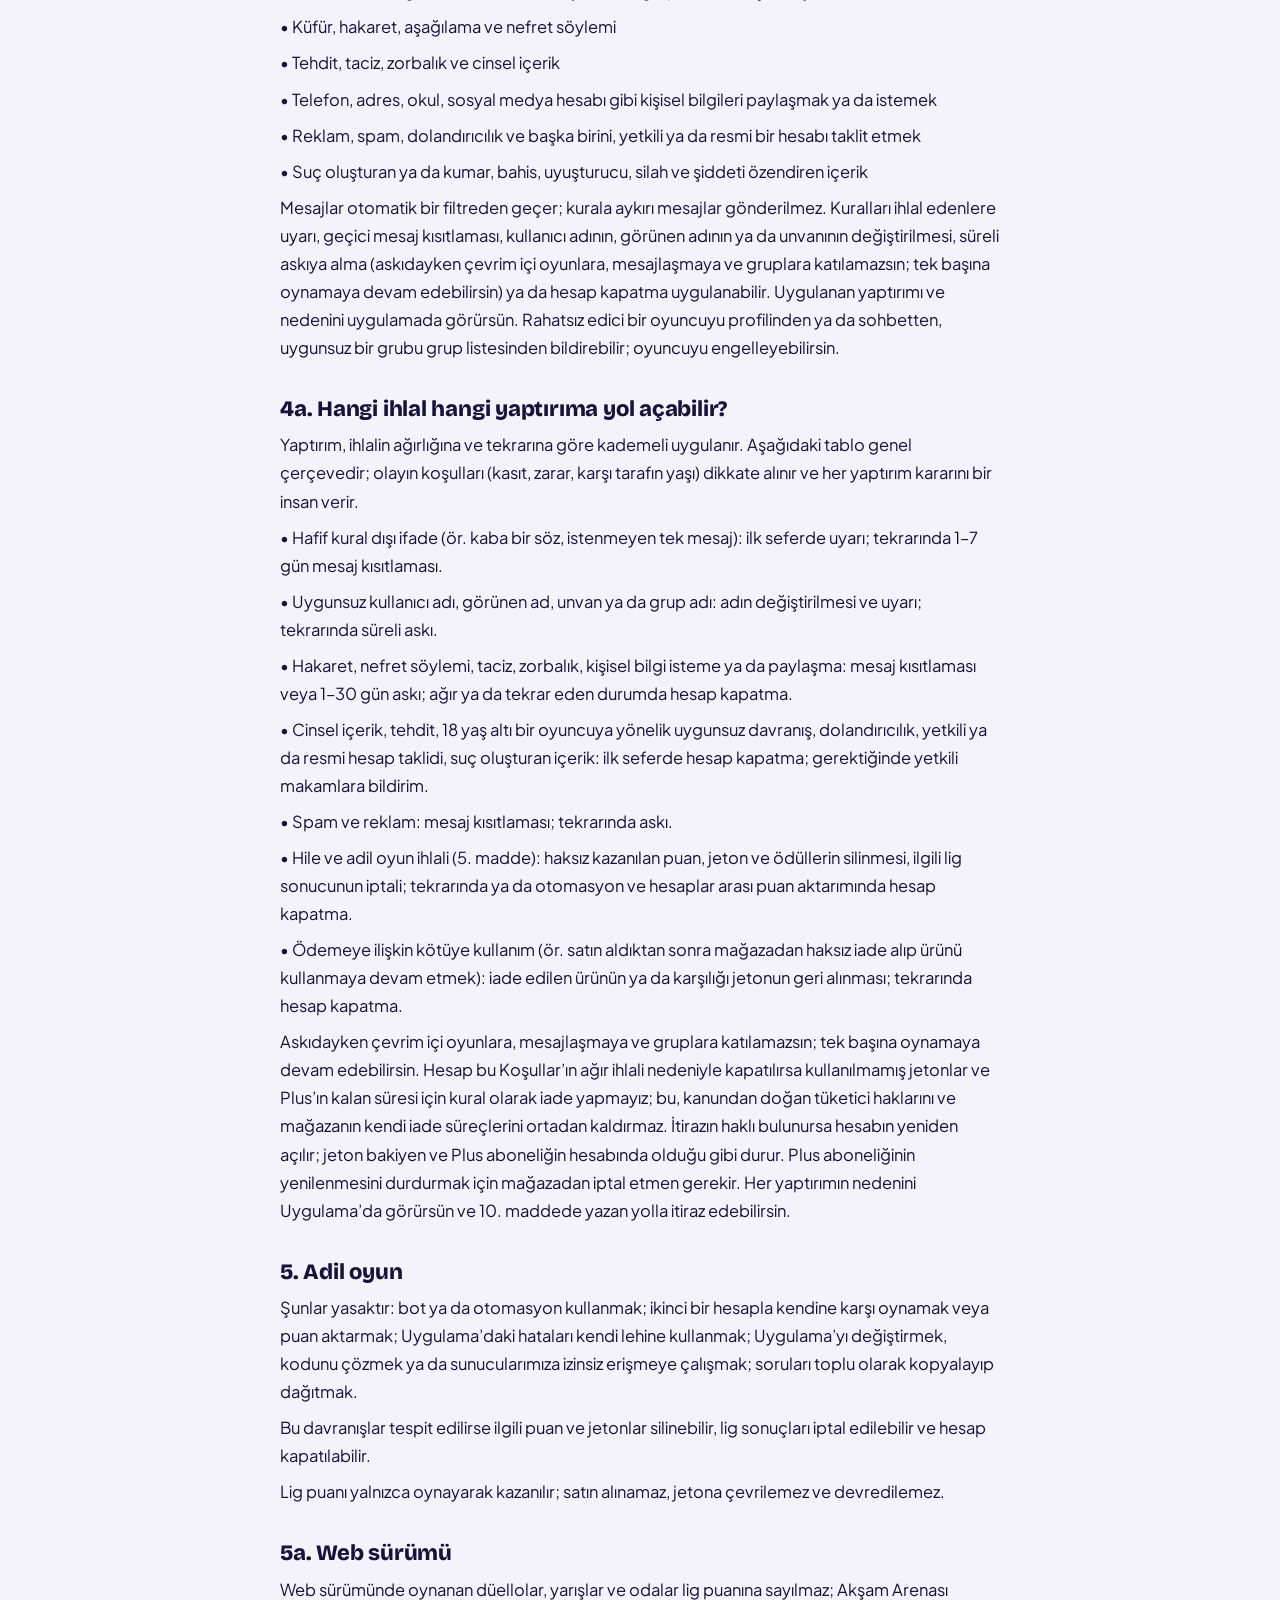
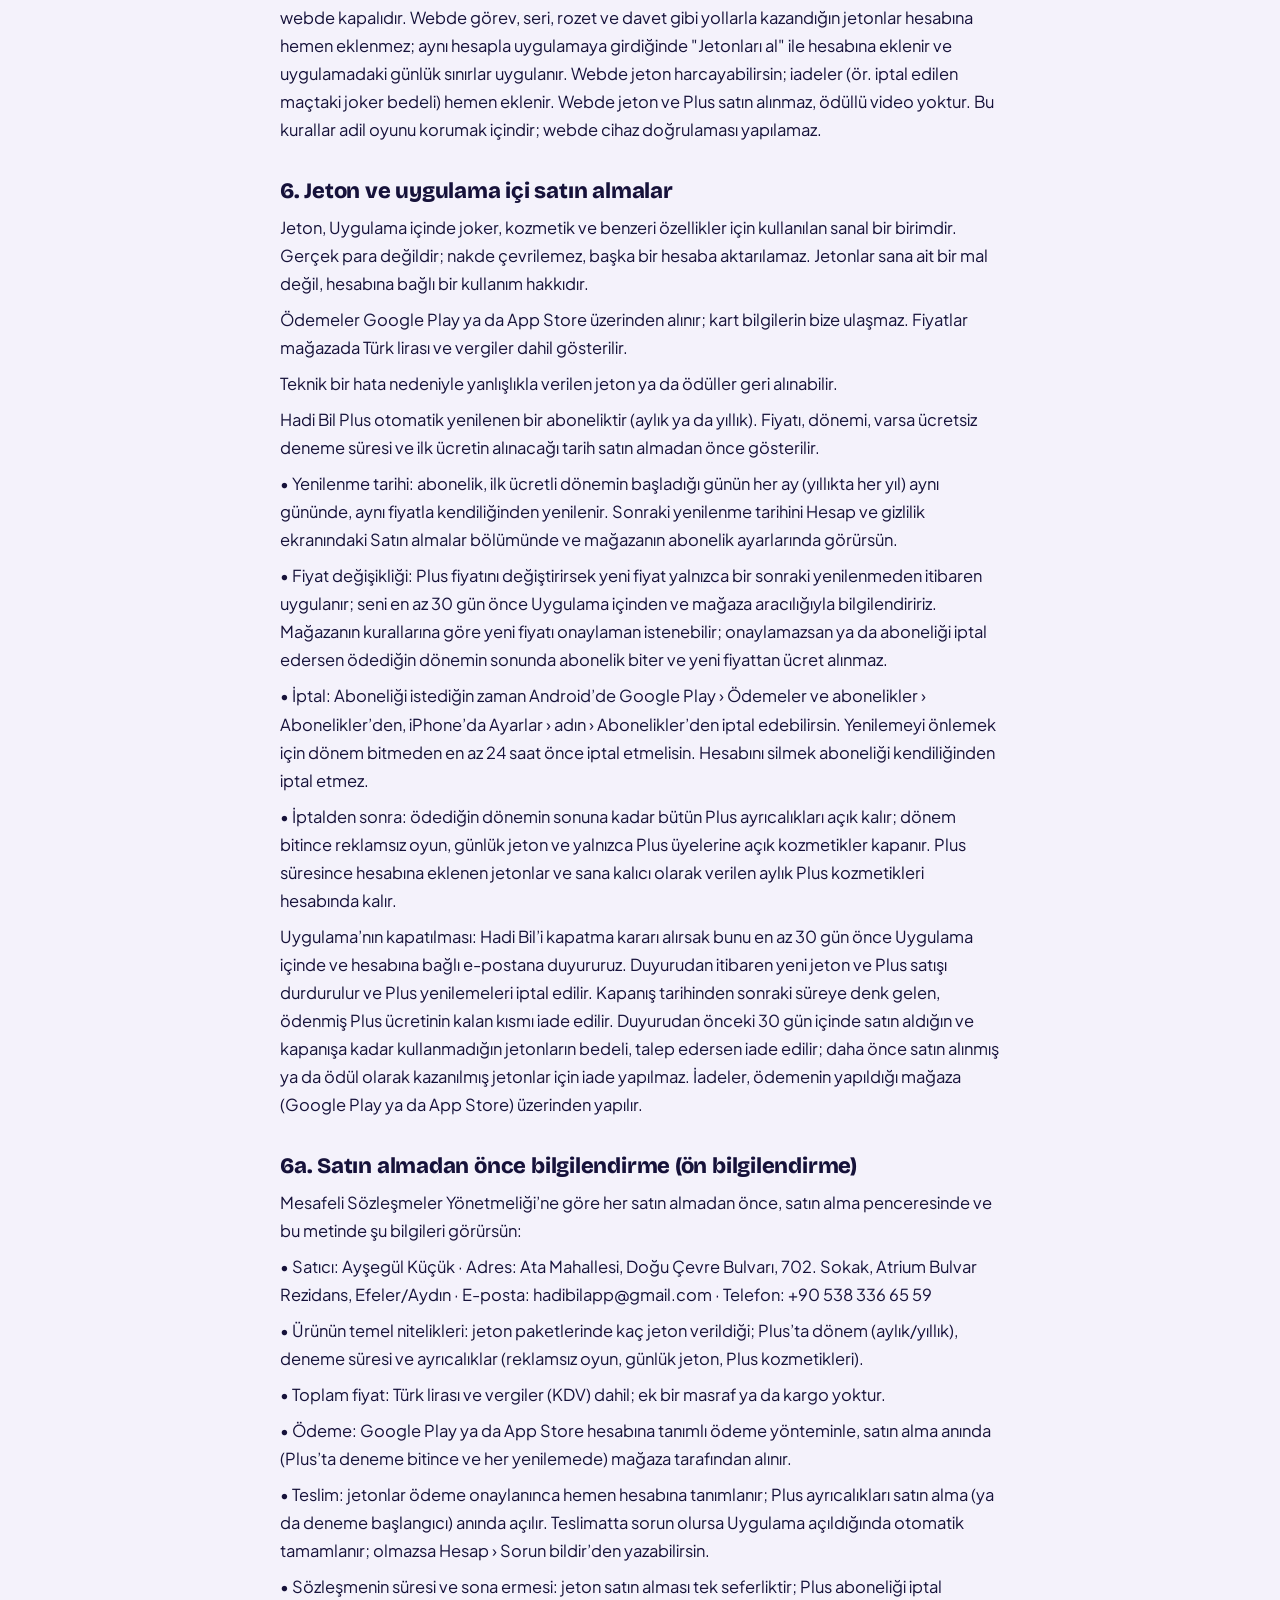
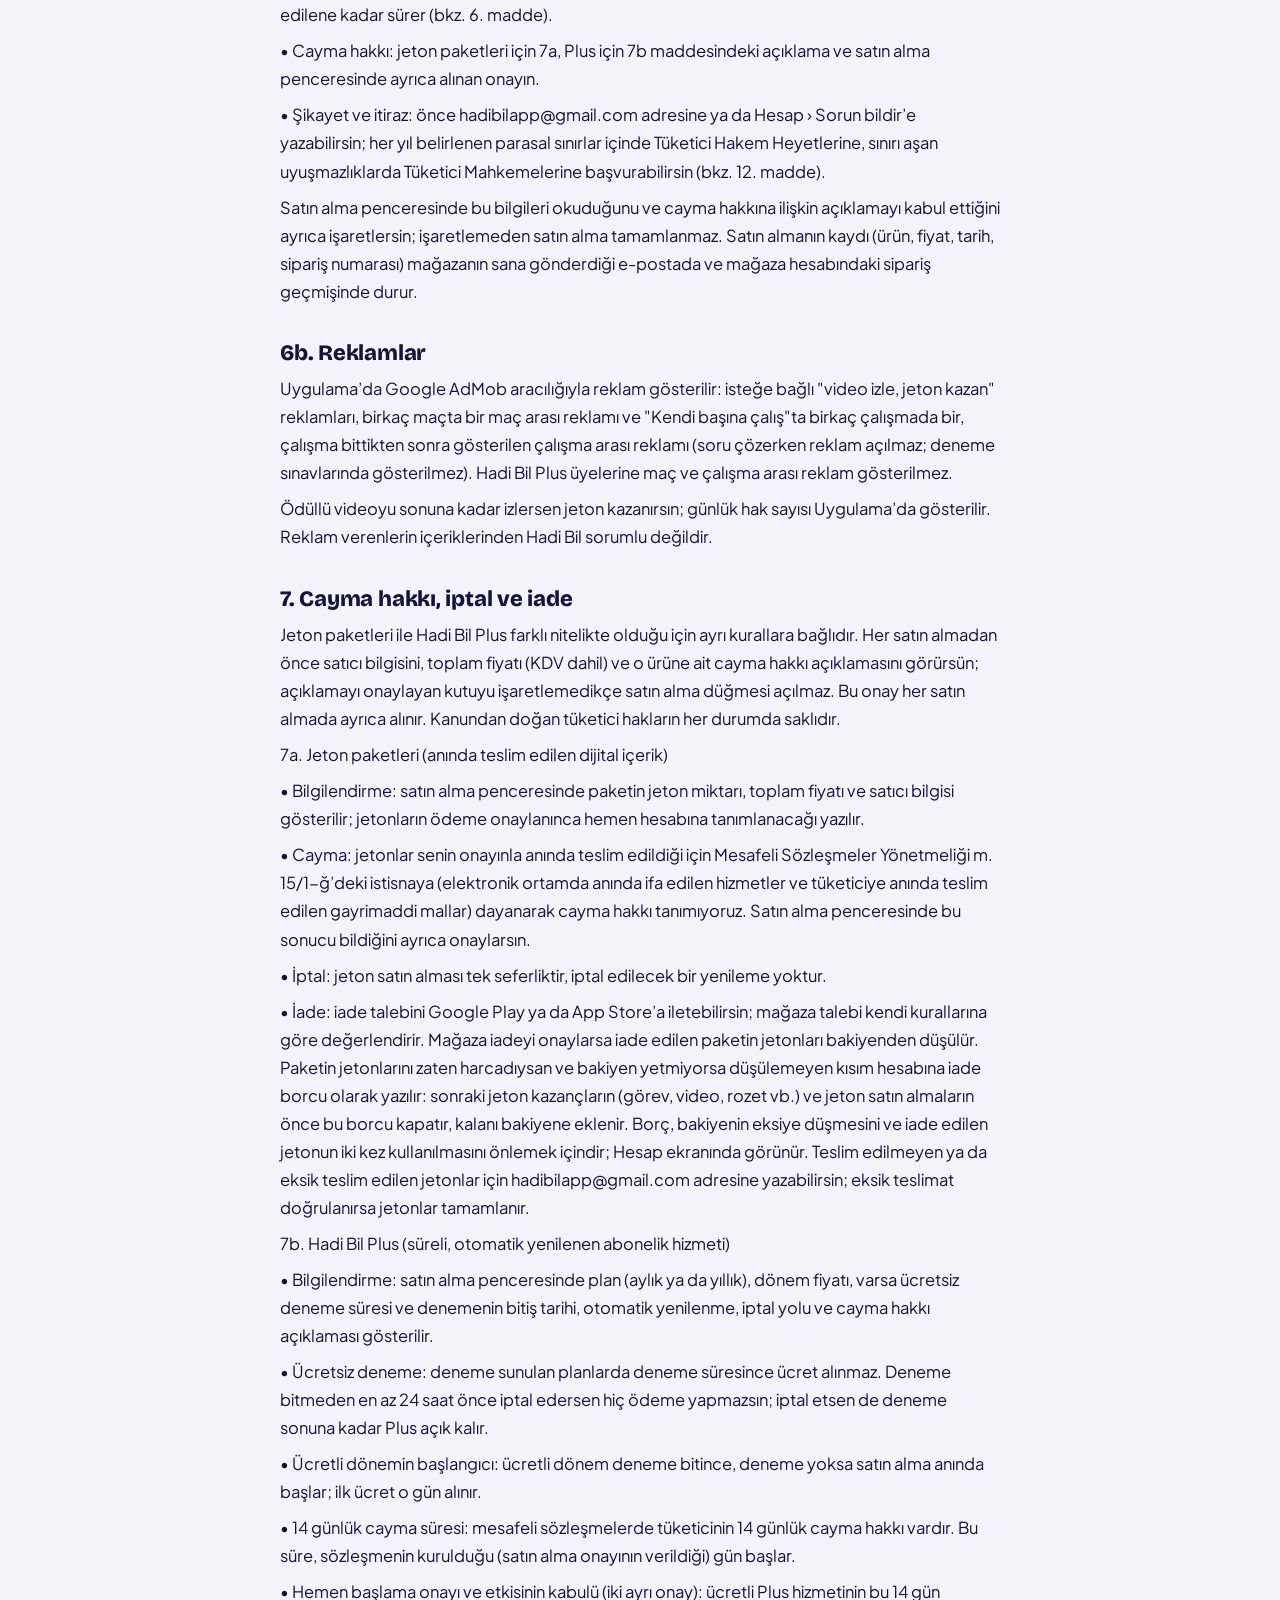
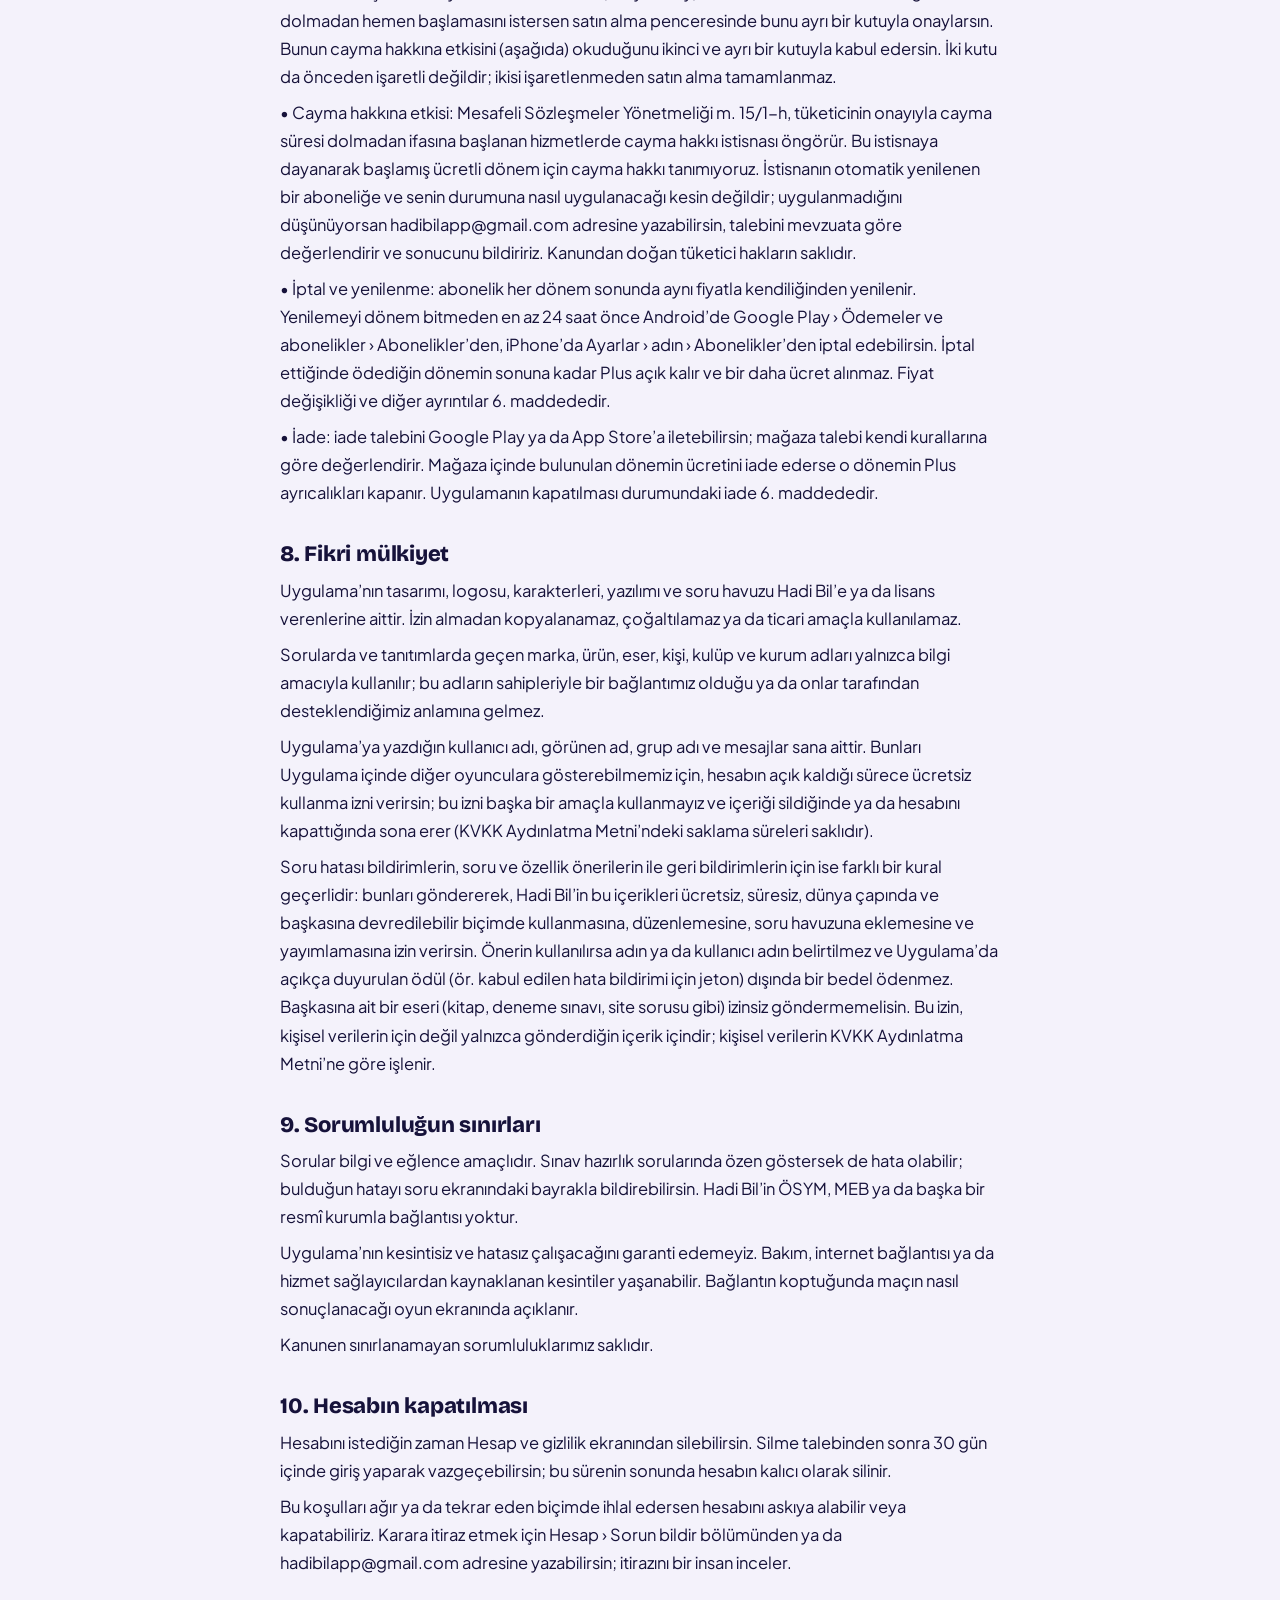
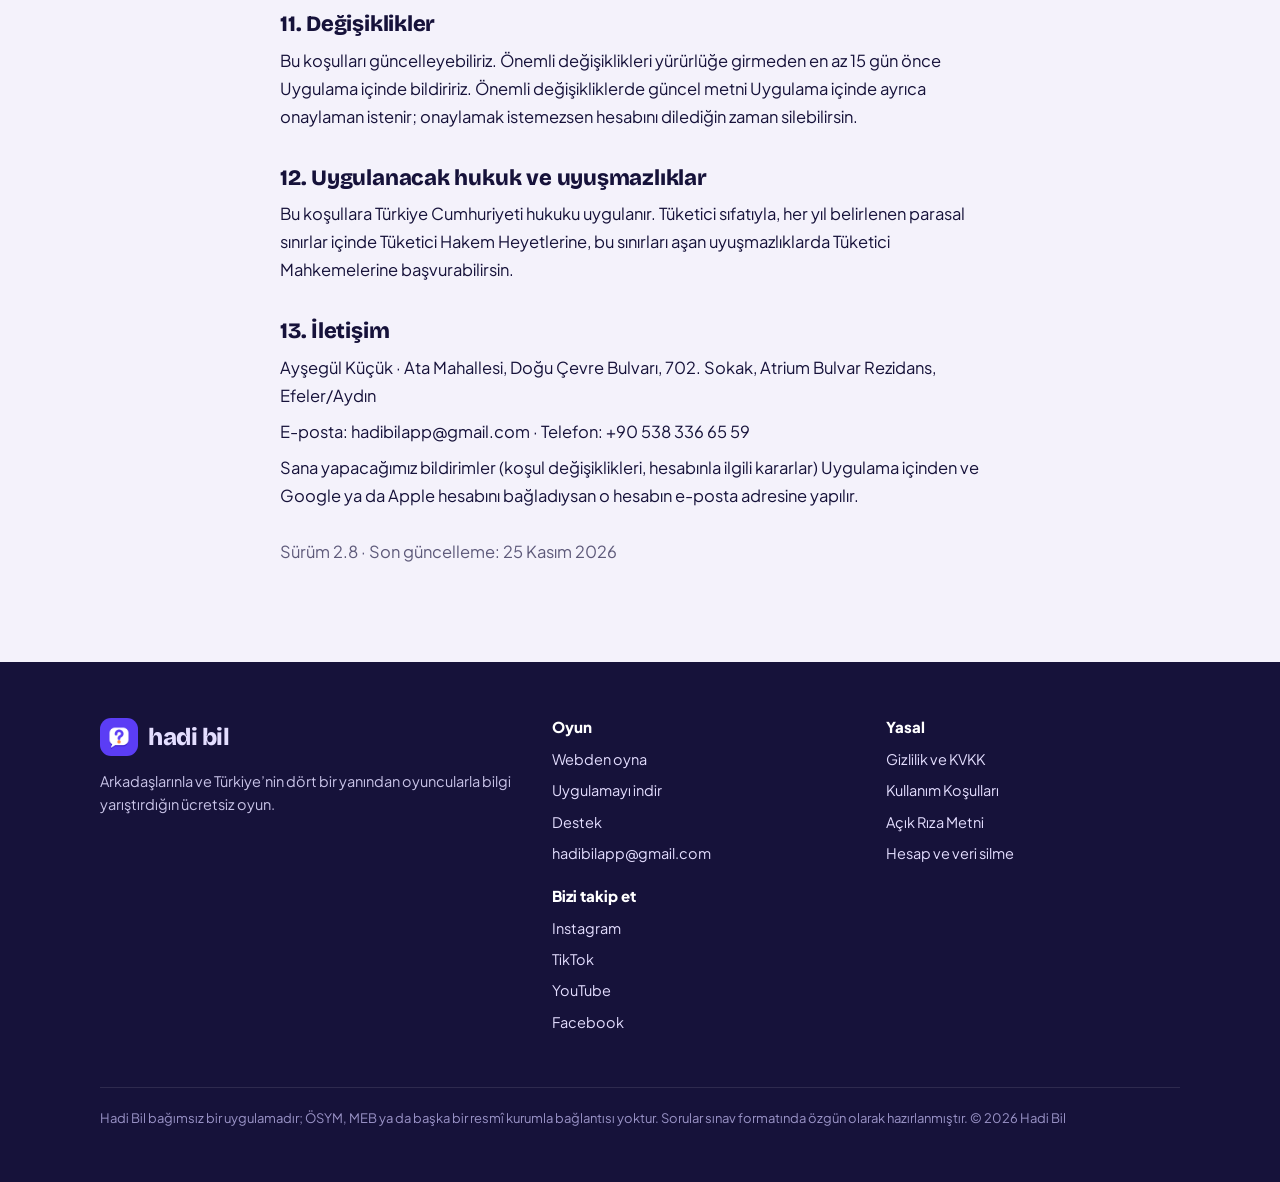
<file: kosullar.html>
<!doctype html>
<html lang="tr"><head><meta charset="utf-8"><meta name="viewport" content="width=device-width, initial-scale=1">
<title>Kullanım Koşulları · Hadi Bil</title>
<meta name="description" content="Hadi Bil kullanım koşulları: hesap, oyun kuralları, jeton ve Plus satın alımları, cayma hakkı.">
<link rel="canonical" href="https://hadibilapp.com.tr/kosullar.html">
<meta name="theme-color" content="#16123A">
<meta name="referrer" content="strict-origin-when-cross-origin">
<link rel="icon" type="image/png" sizes="192x192" href="ikon-192.png"><link rel="apple-touch-icon" href="ikon-180.png">
<meta property="og:type" content="website"><meta property="og:locale" content="tr_TR"><meta property="og:site_name" content="Hadi Bil">
<meta property="og:title" content="Kullanım Koşulları · Hadi Bil"><meta property="og:description" content="Hadi Bil kullanım koşulları: hesap, oyun kuralları, jeton ve Plus satın alımları, cayma hakkı.">
<meta property="og:url" content="https://hadibilapp.com.tr/kosullar.html"><meta property="og:image" content="https://hadibilapp.com.tr/og.png"><meta property="og:image:width" content="1200"><meta property="og:image:height" content="630">
<meta name="twitter:card" content="summary_large_image"><meta name="twitter:image" content="https://hadibilapp.com.tr/og.png">

<link rel="stylesheet" href="yazi/yazi.css">
<link rel="stylesheet" href="site.css">

</head><body class="belge">
<a class="atla" href="#icerik">İçeriğe geç</a>
<header class="ust"><div class="sar">
<a class="marka" href="./"><img src="ikon-192.png" alt="" width="38" height="38">hadi bil</a>
<nav aria-label="Site"><a href="/#modlar">Modlar</a><a href="/#sinavlar">Sınavlar</a><a href="/#arena">Arena</a><a href="/#uygulama">Uygulama</a><a href="/#sss">SSS</a><a class="oyna" href="oyna/">Webden oyna</a></nav>
</div></header>
<main id="icerik"><div class="metin"><nav class="belge-nav" aria-label="Yasal metinler"><a href="gizlilik.html">Gizlilik ve KVKK</a><a href="kosullar.html" aria-current="page">Kullanım Koşulları</a><a href="acik-riza.html">Açık Rıza</a><a href="hesap-silme.html">Hesap silme</a></nav>
<h1>Kullanım Koşulları</h1><h2>1. Taraflar ve kapsam</h2><p>Bu Kullanım Koşulları, Ayşegül Küçük (Ata Mahallesi, Doğu Çevre Bulvarı, 702. Sokak, Atrium Bulvar Rezidans, Efeler/Aydın) tarafından sunulan Hadi Bil mobil uygulamasının ve web sürümünün (hadibilapp.com.tr/oyna) (birlikte "Uygulama") kullanımına ilişkin kuralları düzenler. Metinde "Hadi Bil" ya da "biz" Uygulama’yı sunan tarafı, "sen" ise Uygulama’yı kullanan kişiyi ifade eder.</p><p>Hesap oluşturarak ya da Uygulama’yı kullanarak bu koşulları kabul etmiş olursun. Kabul etmiyorsan Uygulama’yı kullanmamalısın.</p>
<h2>2. Yaş sınırı</h2><p>Hadi Bil 13 yaş ve üzeri kullanıcılar içindir. 13 yaşından küçükler hesap açamaz; böyle bir hesap tespit edilirse kapatılır ve verileri silinir.</p><p>13–17 yaş arasındaysan Uygulama’yı anne, baba ya da vasinin bilgisi dahilinde kullanmalısın. Bu yaştaki kullanıcılar için genç modu kendiliğinden açıktır: gerçek adın diğer oyunculara gösterilmez (yalnızca kullanıcı adın görünür), reklamlar kişiselleştirilmez ve gençlere uygun olanlarla sınırlıdır, kampanya bildirimi ve kullanım istatistiği izni sorulmaz, mesajlaşma yalnızca arkadaş olarak kabul ettiğin kişilerle yapılabilir.</p><p>18 yaşından küçüksen uygulama içi satın alma yapmadan önce anne, baba ya da vasinin iznini almalısın. Uygulama ebeveyn iznini kendisi doğrulayamaz; satın alma ekranında bunu hatırlatır. Ebeveyn onayını mağazalar ister: Google hesabın Family Link ile yönetiliyorsa Google Play, iPhone’da Aile Paylaşımı’ndaki “Satın Almak İçin Sor” açıksa App Store, her satın almada ebeveynin onayını bekler. Bu ayarlar kapalıysa mağaza onay istemez; bu durumda aşağıdaki sınır yine uygulanır. Velilere bu ayarları açmalarını öneririz.</p><p>Uygulama, 18 yaş altı ve yaşını belirtmemiş kullanıcılar için aylık 1.000 TL (KDV dahil) harcama sınırı uygular. Sınır hesap başınadır: o ay hesapla yapılan satın almaların toplamı sunucuda tutulur ve satın alma düğmesi bu toplama göre kapanır; telefon değiştirmek ya da uygulamayı silip yeniden kurmak toplamı sıfırlamaz. Sınır her takvim ayının başında yenilenir. Sınır uygulama içinde uygulanır; başka bir hesap açılarak ya da yanlış doğum yılı girilerek aşılması teknik olarak engellenemez. Bu yüzden asıl güvence, mağazaların ebeveyn onayı ayarlarıdır.</p><p>Doğum yılını doğru beyan etmekle yükümlüsün; yanlış beyan hesabın kapatılmasına yol açabilir.</p>
<h2>3. Hesap ve güvenlik</h2><p>Hadi Bil’de şifre yoktur. Kullanıcı adınla hemen başlayabilirsin; bu durumda hesabın bu telefona bağlıdır. Hesabına Google hesabını ya da iPhone’da Apple hesabını bağlarsan başka bir telefondan da aynı hesapla girebilirsin. Hadi Bil çalışanları senden hiçbir zaman giriş bilgisi istemez.</p><p>Her kişi yalnızca bir hesap kullanabilir. Hesabını başkasına veremez, satamaz ya da devredemezsin.</p><p>Hesabına Google ya da Apple hesabı bağlamadıysan ve uygulamayı silersen ya da telefonunu değiştirirsen hesabına yeniden ulaşamayabilirsin. İlerlemeni korumak için Hesap ekranından Google ya da Apple hesabını bağlamanı öneririz.</p>
<h2>4. Davranış kuralları</h2><p>Kullanıcı adında, görünen adında, mesajlarda ve grup adlarında şunlar yasaktır:</p><p>• Küfür, hakaret, aşağılama ve nefret söylemi</p><p>• Tehdit, taciz, zorbalık ve cinsel içerik</p><p>• Telefon, adres, okul, sosyal medya hesabı gibi kişisel bilgileri paylaşmak ya da istemek</p><p>• Reklam, spam, dolandırıcılık ve başka birini, yetkili ya da resmi bir hesabı taklit etmek</p><p>• Suç oluşturan ya da kumar, bahis, uyuşturucu, silah ve şiddeti özendiren içerik</p><p>Mesajlar otomatik bir filtreden geçer; kurala aykırı mesajlar gönderilmez. Kuralları ihlal edenlere uyarı, geçici mesaj kısıtlaması, kullanıcı adının, görünen adının ya da unvanının değiştirilmesi, süreli askıya alma (askıdayken çevrim içi oyunlara, mesajlaşmaya ve gruplara katılamazsın; tek başına oynamaya devam edebilirsin) ya da hesap kapatma uygulanabilir. Uygulanan yaptırımı ve nedenini uygulamada görürsün. Rahatsız edici bir oyuncuyu profilinden ya da sohbetten, uygunsuz bir grubu grup listesinden bildirebilir; oyuncuyu engelleyebilirsin.</p>
<h2>4a. Hangi ihlal hangi yaptırıma yol açabilir?</h2><p>Yaptırım, ihlalin ağırlığına ve tekrarına göre kademeli uygulanır. Aşağıdaki tablo genel çerçevedir; olayın koşulları (kasıt, zarar, karşı tarafın yaşı) dikkate alınır ve her yaptırım kararını bir insan verir.</p><p>• Hafif kural dışı ifade (ör. kaba bir söz, istenmeyen tek mesaj): ilk seferde uyarı; tekrarında 1–7 gün mesaj kısıtlaması.</p><p>• Uygunsuz kullanıcı adı, görünen ad, unvan ya da grup adı: adın değiştirilmesi ve uyarı; tekrarında süreli askı.</p><p>• Hakaret, nefret söylemi, taciz, zorbalık, kişisel bilgi isteme ya da paylaşma: mesaj kısıtlaması veya 1–30 gün askı; ağır ya da tekrar eden durumda hesap kapatma.</p><p>• Cinsel içerik, tehdit, 18 yaş altı bir oyuncuya yönelik uygunsuz davranış, dolandırıcılık, yetkili ya da resmi hesap taklidi, suç oluşturan içerik: ilk seferde hesap kapatma; gerektiğinde yetkili makamlara bildirim.</p><p>• Spam ve reklam: mesaj kısıtlaması; tekrarında askı.</p><p>• Hile ve adil oyun ihlali (5. madde): haksız kazanılan puan, jeton ve ödüllerin silinmesi, ilgili lig sonucunun iptali; tekrarında ya da otomasyon ve hesaplar arası puan aktarımında hesap kapatma.</p><p>• Ödemeye ilişkin kötüye kullanım (ör. satın aldıktan sonra mağazadan haksız iade alıp ürünü kullanmaya devam etmek): iade edilen ürünün ya da karşılığı jetonun geri alınması; tekrarında hesap kapatma.</p><p>Askıdayken çevrim içi oyunlara, mesajlaşmaya ve gruplara katılamazsın; tek başına oynamaya devam edebilirsin. Hesap bu Koşullar’ın ağır ihlali nedeniyle kapatılırsa kullanılmamış jetonlar ve Plus’ın kalan süresi için kural olarak iade yapmayız; bu, kanundan doğan tüketici haklarını ve mağazanın kendi iade süreçlerini ortadan kaldırmaz. İtirazın haklı bulunursa hesabın yeniden açılır; jeton bakiyen ve Plus aboneliğin hesabında olduğu gibi durur. Plus aboneliğinin yenilenmesini durdurmak için mağazadan iptal etmen gerekir. Her yaptırımın nedenini Uygulama’da görürsün ve 10. maddede yazan yolla itiraz edebilirsin.</p>
<h2>5. Adil oyun</h2><p>Şunlar yasaktır: bot ya da otomasyon kullanmak; ikinci bir hesapla kendine karşı oynamak veya puan aktarmak; Uygulama’daki hataları kendi lehine kullanmak; Uygulama’yı değiştirmek, kodunu çözmek ya da sunucularımıza izinsiz erişmeye çalışmak; soruları toplu olarak kopyalayıp dağıtmak.</p><p>Bu davranışlar tespit edilirse ilgili puan ve jetonlar silinebilir, lig sonuçları iptal edilebilir ve hesap kapatılabilir.</p><p>Lig puanı yalnızca oynayarak kazanılır; satın alınamaz, jetona çevrilemez ve devredilemez.</p>
<h2>5a. Web sürümü</h2><p>Web sürümünde oynanan düellolar, yarışlar ve odalar lig puanına sayılmaz; Akşam Arenası webde kapalıdır. Webde görev, seri, rozet ve davet gibi yollarla kazandığın jetonlar hesabına hemen eklenmez; aynı hesapla uygulamaya girdiğinde "Jetonları al" ile hesabına eklenir ve uygulamadaki günlük sınırlar uygulanır. Webde jeton harcayabilirsin; iadeler (ör. iptal edilen maçtaki joker bedeli) hemen eklenir. Webde jeton ve Plus satın alınmaz, ödüllü video yoktur. Bu kurallar adil oyunu korumak içindir; webde cihaz doğrulaması yapılamaz.</p>
<h2>6. Jeton ve uygulama içi satın almalar</h2><p>Jeton, Uygulama içinde joker, kozmetik ve benzeri özellikler için kullanılan sanal bir birimdir. Gerçek para değildir; nakde çevrilemez, başka bir hesaba aktarılamaz. Jetonlar sana ait bir mal değil, hesabına bağlı bir kullanım hakkıdır.</p><p>Ödemeler Google Play ya da App Store üzerinden alınır; kart bilgilerin bize ulaşmaz. Fiyatlar mağazada Türk lirası ve vergiler dahil gösterilir.</p><p>Teknik bir hata nedeniyle yanlışlıkla verilen jeton ya da ödüller geri alınabilir.</p><p>Hadi Bil Plus otomatik yenilenen bir aboneliktir (aylık ya da yıllık). Fiyatı, dönemi, varsa ücretsiz deneme süresi ve ilk ücretin alınacağı tarih satın almadan önce gösterilir.</p><p>• Yenilenme tarihi: abonelik, ilk ücretli dönemin başladığı günün her ay (yıllıkta her yıl) aynı gününde, aynı fiyatla kendiliğinden yenilenir. Sonraki yenilenme tarihini Hesap ve gizlilik ekranındaki Satın almalar bölümünde ve mağazanın abonelik ayarlarında görürsün.</p><p>• Fiyat değişikliği: Plus fiyatını değiştirirsek yeni fiyat yalnızca bir sonraki yenilenmeden itibaren uygulanır; seni en az 30 gün önce Uygulama içinden ve mağaza aracılığıyla bilgilendiririz. Mağazanın kurallarına göre yeni fiyatı onaylaman istenebilir; onaylamazsan ya da aboneliği iptal edersen ödediğin dönemin sonunda abonelik biter ve yeni fiyattan ücret alınmaz.</p><p>• İptal: Aboneliği istediğin zaman Android’de Google Play › Ödemeler ve abonelikler › Abonelikler’den, iPhone’da Ayarlar › adın › Abonelikler’den iptal edebilirsin. Yenilemeyi önlemek için dönem bitmeden en az 24 saat önce iptal etmelisin. Hesabını silmek aboneliği kendiliğinden iptal etmez.</p><p>• İptalden sonra: ödediğin dönemin sonuna kadar bütün Plus ayrıcalıkları açık kalır; dönem bitince reklamsız oyun, günlük jeton ve yalnızca Plus üyelerine açık kozmetikler kapanır. Plus süresince hesabına eklenen jetonlar ve sana kalıcı olarak verilen aylık Plus kozmetikleri hesabında kalır.</p><p>Uygulama’nın kapatılması: Hadi Bil’i kapatma kararı alırsak bunu en az 30 gün önce Uygulama içinde ve hesabına bağlı e-postana duyururuz. Duyurudan itibaren yeni jeton ve Plus satışı durdurulur ve Plus yenilemeleri iptal edilir. Kapanış tarihinden sonraki süreye denk gelen, ödenmiş Plus ücretinin kalan kısmı iade edilir. Duyurudan önceki 30 gün içinde satın aldığın ve kapanışa kadar kullanmadığın jetonların bedeli, talep edersen iade edilir; daha önce satın alınmış ya da ödül olarak kazanılmış jetonlar için iade yapılmaz. İadeler, ödemenin yapıldığı mağaza (Google Play ya da App Store) üzerinden yapılır.</p>
<h2>6a. Satın almadan önce bilgilendirme (ön bilgilendirme)</h2><p>Mesafeli Sözleşmeler Yönetmeliği’ne göre her satın almadan önce, satın alma penceresinde ve bu metinde şu bilgileri görürsün:</p><p>• Satıcı: Ayşegül Küçük · Adres: Ata Mahallesi, Doğu Çevre Bulvarı, 702. Sokak, Atrium Bulvar Rezidans, Efeler/Aydın · E-posta: hadibilapp@gmail.com · Telefon: +90 538 336 65 59</p><p>• Ürünün temel nitelikleri: jeton paketlerinde kaç jeton verildiği; Plus’ta dönem (aylık/yıllık), deneme süresi ve ayrıcalıklar (reklamsız oyun, günlük jeton, Plus kozmetikleri).</p><p>• Toplam fiyat: Türk lirası ve vergiler (KDV) dahil; ek bir masraf ya da kargo yoktur.</p><p>• Ödeme: Google Play ya da App Store hesabına tanımlı ödeme yönteminle, satın alma anında (Plus’ta deneme bitince ve her yenilemede) mağaza tarafından alınır.</p><p>• Teslim: jetonlar ödeme onaylanınca hemen hesabına tanımlanır; Plus ayrıcalıkları satın alma (ya da deneme başlangıcı) anında açılır. Teslimatta sorun olursa Uygulama açıldığında otomatik tamamlanır; olmazsa Hesap › Sorun bildir’den yazabilirsin.</p><p>• Sözleşmenin süresi ve sona ermesi: jeton satın alması tek seferliktir; Plus aboneliği iptal edilene kadar sürer (bkz. 6. madde).</p><p>• Cayma hakkı: jeton paketleri için 7a, Plus için 7b maddesindeki açıklama ve satın alma penceresinde ayrıca alınan onayın.</p><p>• Şikayet ve itiraz: önce hadibilapp@gmail.com adresine ya da Hesap › Sorun bildir’e yazabilirsin; her yıl belirlenen parasal sınırlar içinde Tüketici Hakem Heyetlerine, sınırı aşan uyuşmazlıklarda Tüketici Mahkemelerine başvurabilirsin (bkz. 12. madde).</p><p>Satın alma penceresinde bu bilgileri okuduğunu ve cayma hakkına ilişkin açıklamayı kabul ettiğini ayrıca işaretlersin; işaretlemeden satın alma tamamlanmaz. Satın almanın kaydı (ürün, fiyat, tarih, sipariş numarası) mağazanın sana gönderdiği e-postada ve mağaza hesabındaki sipariş geçmişinde durur.</p>
<h2>6b. Reklamlar</h2><p>Uygulama’da Google AdMob aracılığıyla reklam gösterilir: isteğe bağlı "video izle, jeton kazan" reklamları, birkaç maçta bir maç arası reklamı ve "Kendi başına çalış"ta birkaç çalışmada bir, çalışma bittikten sonra gösterilen çalışma arası reklamı (soru çözerken reklam açılmaz; deneme sınavlarında gösterilmez). Hadi Bil Plus üyelerine maç ve çalışma arası reklam gösterilmez.</p><p>Ödüllü videoyu sonuna kadar izlersen jeton kazanırsın; günlük hak sayısı Uygulama’da gösterilir. Reklam verenlerin içeriklerinden Hadi Bil sorumlu değildir.</p>
<h2>7. Cayma hakkı, iptal ve iade</h2><p>Jeton paketleri ile Hadi Bil Plus farklı nitelikte olduğu için ayrı kurallara bağlıdır. Her satın almadan önce satıcı bilgisini, toplam fiyatı (KDV dahil) ve o ürüne ait cayma hakkı açıklamasını görürsün; açıklamayı onaylayan kutuyu işaretlemedikçe satın alma düğmesi açılmaz. Bu onay her satın almada ayrıca alınır. Kanundan doğan tüketici hakların her durumda saklıdır.</p><p>7a. Jeton paketleri (anında teslim edilen dijital içerik)</p><p>• Bilgilendirme: satın alma penceresinde paketin jeton miktarı, toplam fiyatı ve satıcı bilgisi gösterilir; jetonların ödeme onaylanınca hemen hesabına tanımlanacağı yazılır.</p><p>• Cayma: jetonlar senin onayınla anında teslim edildiği için Mesafeli Sözleşmeler Yönetmeliği m. 15/1-ğ’deki istisnaya (elektronik ortamda anında ifa edilen hizmetler ve tüketiciye anında teslim edilen gayrimaddi mallar) dayanarak cayma hakkı tanımıyoruz. Satın alma penceresinde bu sonucu bildiğini ayrıca onaylarsın.</p><p>• İptal: jeton satın alması tek seferliktir, iptal edilecek bir yenileme yoktur.</p><p>• İade: iade talebini Google Play ya da App Store’a iletebilirsin; mağaza talebi kendi kurallarına göre değerlendirir. Mağaza iadeyi onaylarsa iade edilen paketin jetonları bakiyenden düşülür. Paketin jetonlarını zaten harcadıysan ve bakiyen yetmiyorsa düşülemeyen kısım hesabına iade borcu olarak yazılır: sonraki jeton kazançların (görev, video, rozet vb.) ve jeton satın almaların önce bu borcu kapatır, kalanı bakiyene eklenir. Borç, bakiyenin eksiye düşmesini ve iade edilen jetonun iki kez kullanılmasını önlemek içindir; Hesap ekranında görünür. Teslim edilmeyen ya da eksik teslim edilen jetonlar için hadibilapp@gmail.com adresine yazabilirsin; eksik teslimat doğrulanırsa jetonlar tamamlanır.</p><p>7b. Hadi Bil Plus (süreli, otomatik yenilenen abonelik hizmeti)</p><p>• Bilgilendirme: satın alma penceresinde plan (aylık ya da yıllık), dönem fiyatı, varsa ücretsiz deneme süresi ve denemenin bitiş tarihi, otomatik yenilenme, iptal yolu ve cayma hakkı açıklaması gösterilir.</p><p>• Ücretsiz deneme: deneme sunulan planlarda deneme süresince ücret alınmaz. Deneme bitmeden en az 24 saat önce iptal edersen hiç ödeme yapmazsın; iptal etsen de deneme sonuna kadar Plus açık kalır.</p><p>• Ücretli dönemin başlangıcı: ücretli dönem deneme bitince, deneme yoksa satın alma anında başlar; ilk ücret o gün alınır.</p><p>• 14 günlük cayma süresi: mesafeli sözleşmelerde tüketicinin 14 günlük cayma hakkı vardır. Bu süre, sözleşmenin kurulduğu (satın alma onayının verildiği) gün başlar.</p><p>• Hemen başlama onayı ve etkisinin kabulü (iki ayrı onay): ücretli Plus hizmetinin bu 14 gün dolmadan hemen başlamasını istersen satın alma penceresinde bunu ayrı bir kutuyla onaylarsın. Bunun cayma hakkına etkisini (aşağıda) okuduğunu ikinci ve ayrı bir kutuyla kabul edersin. İki kutu da önceden işaretli değildir; ikisi işaretlenmeden satın alma tamamlanmaz.</p><p>• Cayma hakkına etkisi: Mesafeli Sözleşmeler Yönetmeliği m. 15/1-h, tüketicinin onayıyla cayma süresi dolmadan ifasına başlanan hizmetlerde cayma hakkı istisnası öngörür. Bu istisnaya dayanarak başlamış ücretli dönem için cayma hakkı tanımıyoruz. İstisnanın otomatik yenilenen bir aboneliğe ve senin durumuna nasıl uygulanacağı kesin değildir; uygulanmadığını düşünüyorsan hadibilapp@gmail.com adresine yazabilirsin, talebini mevzuata göre değerlendirir ve sonucunu bildiririz. Kanundan doğan tüketici hakların saklıdır.</p><p>• İptal ve yenilenme: abonelik her dönem sonunda aynı fiyatla kendiliğinden yenilenir. Yenilemeyi dönem bitmeden en az 24 saat önce Android’de Google Play › Ödemeler ve abonelikler › Abonelikler’den, iPhone’da Ayarlar › adın › Abonelikler’den iptal edebilirsin. İptal ettiğinde ödediğin dönemin sonuna kadar Plus açık kalır ve bir daha ücret alınmaz. Fiyat değişikliği ve diğer ayrıntılar 6. maddededir.</p><p>• İade: iade talebini Google Play ya da App Store’a iletebilirsin; mağaza talebi kendi kurallarına göre değerlendirir. Mağaza içinde bulunulan dönemin ücretini iade ederse o dönemin Plus ayrıcalıkları kapanır. Uygulamanın kapatılması durumundaki iade 6. maddededir.</p>
<h2>8. Fikri mülkiyet</h2><p>Uygulama’nın tasarımı, logosu, karakterleri, yazılımı ve soru havuzu Hadi Bil’e ya da lisans verenlerine aittir. İzin almadan kopyalanamaz, çoğaltılamaz ya da ticari amaçla kullanılamaz.</p><p>Sorularda ve tanıtımlarda geçen marka, ürün, eser, kişi, kulüp ve kurum adları yalnızca bilgi amacıyla kullanılır; bu adların sahipleriyle bir bağlantımız olduğu ya da onlar tarafından desteklendiğimiz anlamına gelmez.</p><p>Uygulama’ya yazdığın kullanıcı adı, görünen ad, grup adı ve mesajlar sana aittir. Bunları Uygulama içinde diğer oyunculara gösterebilmemiz için, hesabın açık kaldığı sürece ücretsiz kullanma izni verirsin; bu izni başka bir amaçla kullanmayız ve içeriği sildiğinde ya da hesabını kapattığında sona erer (KVKK Aydınlatma Metni’ndeki saklama süreleri saklıdır).</p><p>Soru hatası bildirimlerin, soru ve özellik önerilerin ile geri bildirimlerin için ise farklı bir kural geçerlidir: bunları göndererek, Hadi Bil’in bu içerikleri ücretsiz, süresiz, dünya çapında ve başkasına devredilebilir biçimde kullanmasına, düzenlemesine, soru havuzuna eklemesine ve yayımlamasına izin verirsin. Önerin kullanılırsa adın ya da kullanıcı adın belirtilmez ve Uygulama’da açıkça duyurulan ödül (ör. kabul edilen hata bildirimi için jeton) dışında bir bedel ödenmez. Başkasına ait bir eseri (kitap, deneme sınavı, site sorusu gibi) izinsiz göndermemelisin. Bu izin, kişisel verilerin için değil yalnızca gönderdiğin içerik içindir; kişisel verilerin KVKK Aydınlatma Metni’ne göre işlenir.</p>
<h2>9. Sorumluluğun sınırları</h2><p>Sorular bilgi ve eğlence amaçlıdır. Sınav hazırlık sorularında özen göstersek de hata olabilir; bulduğun hatayı soru ekranındaki bayrakla bildirebilirsin. Hadi Bil’in ÖSYM, MEB ya da başka bir resmî kurumla bağlantısı yoktur.</p><p>Uygulama’nın kesintisiz ve hatasız çalışacağını garanti edemeyiz. Bakım, internet bağlantısı ya da hizmet sağlayıcılardan kaynaklanan kesintiler yaşanabilir. Bağlantın koptuğunda maçın nasıl sonuçlanacağı oyun ekranında açıklanır.</p><p>Kanunen sınırlanamayan sorumluluklarımız saklıdır.</p>
<h2>10. Hesabın kapatılması</h2><p>Hesabını istediğin zaman Hesap ve gizlilik ekranından silebilirsin. Silme talebinden sonra 30 gün içinde giriş yaparak vazgeçebilirsin; bu sürenin sonunda hesabın kalıcı olarak silinir.</p><p>Bu koşulları ağır ya da tekrar eden biçimde ihlal edersen hesabını askıya alabilir veya kapatabiliriz. Karara itiraz etmek için Hesap › Sorun bildir bölümünden ya da hadibilapp@gmail.com adresine yazabilirsin; itirazını bir insan inceler.</p>
<h2>11. Değişiklikler</h2><p>Bu koşulları güncelleyebiliriz. Önemli değişiklikleri yürürlüğe girmeden en az 15 gün önce Uygulama içinde bildiririz. Önemli değişikliklerde güncel metni Uygulama içinde ayrıca onaylaman istenir; onaylamak istemezsen hesabını dilediğin zaman silebilirsin.</p>
<h2>12. Uygulanacak hukuk ve uyuşmazlıklar</h2><p>Bu koşullara Türkiye Cumhuriyeti hukuku uygulanır. Tüketici sıfatıyla, her yıl belirlenen parasal sınırlar içinde Tüketici Hakem Heyetlerine, bu sınırları aşan uyuşmazlıklarda Tüketici Mahkemelerine başvurabilirsin.</p>
<h2>13. İletişim</h2><p>Ayşegül Küçük · Ata Mahallesi, Doğu Çevre Bulvarı, 702. Sokak, Atrium Bulvar Rezidans, Efeler/Aydın</p><p>E-posta: hadibilapp@gmail.com · Telefon: +90 538 336 65 59</p><p>Sana yapacağımız bildirimler (koşul değişiklikleri, hesabınla ilgili kararlar) Uygulama içinden ve Google ya da Apple hesabını bağladıysan o hesabın e-posta adresine yapılır.</p>
<p class="not" style="margin-top:28px">Sürüm 2.8 · Son güncelleme: 25 Kasım 2026</p></div></main>
<footer class="alt-bilgi"><div class="sar">
<div><a class="marka" href="./" style="margin-bottom:14px"><img src="ikon-192.png" alt="" width="38" height="38">hadi bil</a>
<p style="margin:0;max-width:30em">Arkadaşlarınla ve Türkiye’nin dört bir yanından oyuncularla bilgi yarıştırdığın ücretsiz oyun.</p></div>
<div><h3>Oyun</h3><ul><li><a href="oyna/">Webden oyna</a></li><li><a href="indir.html">Uygulamayı indir</a></li><li><a href="./#destek">Destek</a></li><li><a href="mailto:hadibilapp@gmail.com">hadibilapp@gmail.com</a></li></ul>
<h3 style="margin-top:22px">Bizi takip et</h3><ul><li><a href="https://www.instagram.com/hadibilapp" target="_blank" rel="noopener me">Instagram<span class="gz"> (yeni sekmede açılır)</span></a></li><li><a href="https://www.tiktok.com/@hadibilapp" target="_blank" rel="noopener me">TikTok<span class="gz"> (yeni sekmede açılır)</span></a></li><li><a href="https://www.youtube.com/@hadibilapp" target="_blank" rel="noopener me">YouTube<span class="gz"> (yeni sekmede açılır)</span></a></li><li><a href="https://www.facebook.com/hadibilapp" target="_blank" rel="noopener me">Facebook<span class="gz"> (yeni sekmede açılır)</span></a></li></ul></div>
<div><h3>Yasal</h3><ul><li><a href="gizlilik.html">Gizlilik ve KVKK</a></li><li><a href="kosullar.html">Kullanım Koşulları</a></li><li><a href="acik-riza.html">Açık Rıza Metni</a></li><li><a href="hesap-silme.html">Hesap ve veri silme</a></li></ul></div>
<p class="kucuk">Hadi Bil bağımsız bir uygulamadır; ÖSYM, MEB ya da başka bir resmî kurumla bağlantısı yoktur. Sorular sınav formatında özgün olarak hazırlanmıştır. © 2026 Hadi Bil</p>
</div></footer>

</body></html>
</file>
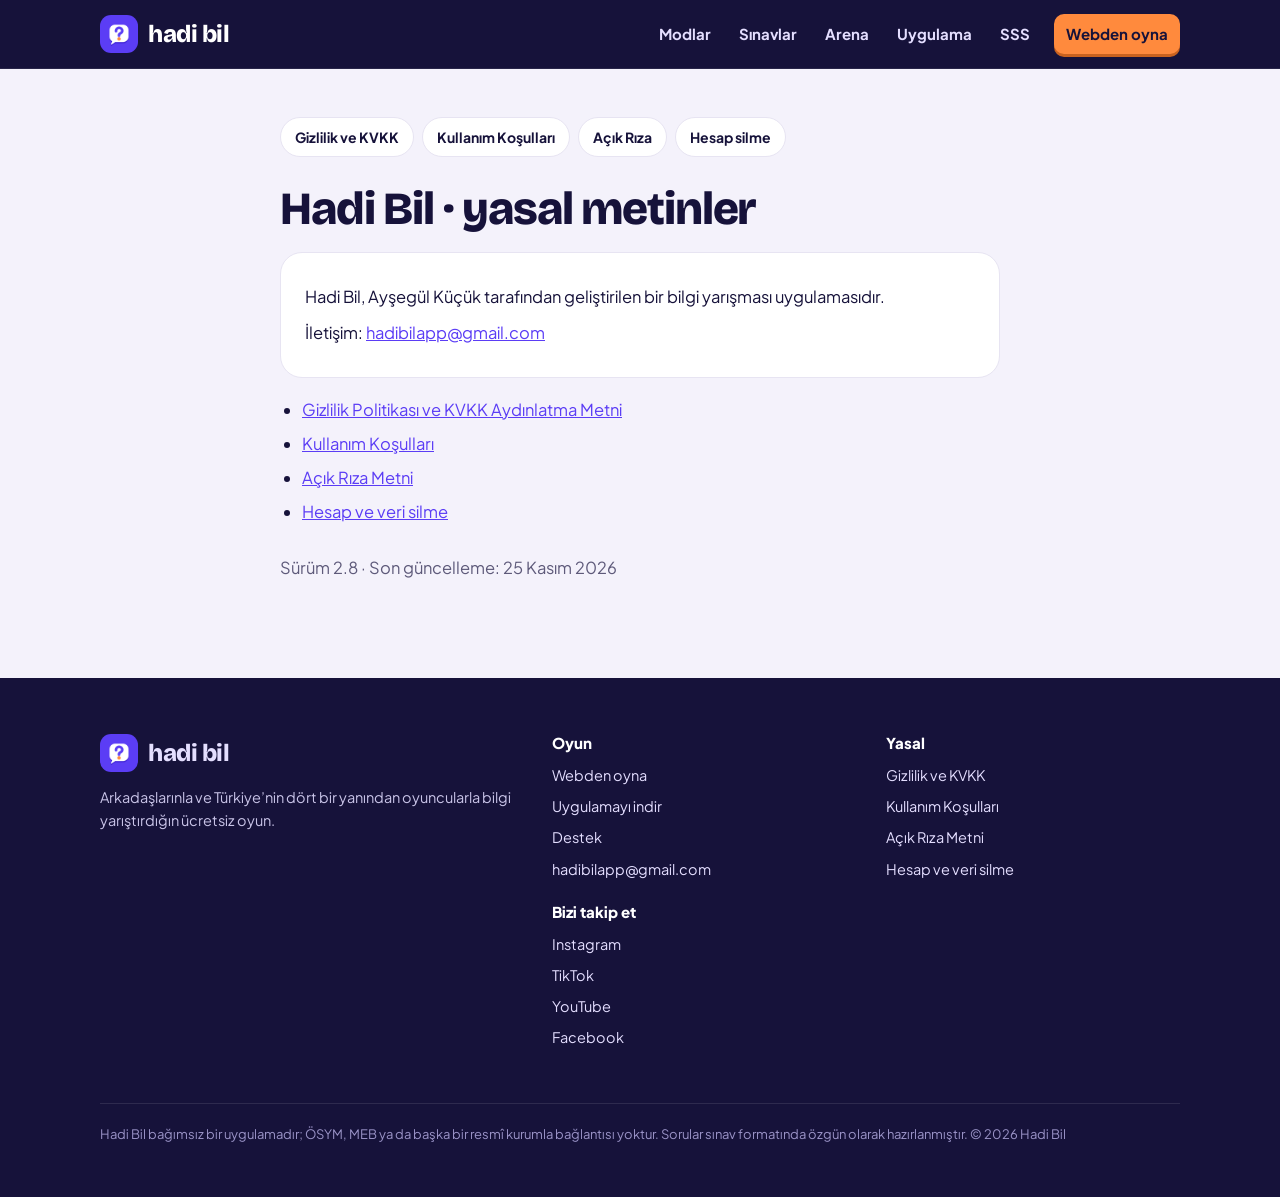
<file: yasal.html>
<!doctype html>
<html lang="tr"><head><meta charset="utf-8"><meta name="viewport" content="width=device-width, initial-scale=1">
<title>Yasal · Hadi Bil</title>
<meta name="description" content="Hadi Bil yasal metinleri: gizlilik, kullanım koşulları, açık rıza, hesap silme.">
<link rel="canonical" href="https://hadibilapp.com.tr/yasal.html">
<meta name="theme-color" content="#16123A">
<meta name="referrer" content="strict-origin-when-cross-origin">
<link rel="icon" type="image/png" sizes="192x192" href="ikon-192.png"><link rel="apple-touch-icon" href="ikon-180.png">
<meta property="og:type" content="website"><meta property="og:locale" content="tr_TR"><meta property="og:site_name" content="Hadi Bil">
<meta property="og:title" content="Yasal · Hadi Bil"><meta property="og:description" content="Hadi Bil yasal metinleri: gizlilik, kullanım koşulları, açık rıza, hesap silme.">
<meta property="og:url" content="https://hadibilapp.com.tr/yasal.html"><meta property="og:image" content="https://hadibilapp.com.tr/og.png"><meta property="og:image:width" content="1200"><meta property="og:image:height" content="630">
<meta name="twitter:card" content="summary_large_image"><meta name="twitter:image" content="https://hadibilapp.com.tr/og.png">

<link rel="stylesheet" href="yazi/yazi.css">
<link rel="stylesheet" href="site.css">

</head><body class="belge">
<a class="atla" href="#icerik">İçeriğe geç</a>
<header class="ust"><div class="sar">
<a class="marka" href="./"><img src="ikon-192.png" alt="" width="38" height="38">hadi bil</a>
<nav aria-label="Site"><a href="/#modlar">Modlar</a><a href="/#sinavlar">Sınavlar</a><a href="/#arena">Arena</a><a href="/#uygulama">Uygulama</a><a href="/#sss">SSS</a><a class="oyna" href="oyna/">Webden oyna</a></nav>
</div></header>
<main id="icerik"><div class="metin"><nav class="belge-nav" aria-label="Yasal metinler"><a href="gizlilik.html">Gizlilik ve KVKK</a><a href="kosullar.html">Kullanım Koşulları</a><a href="acik-riza.html">Açık Rıza</a><a href="hesap-silme.html">Hesap silme</a></nav>
<h1>Hadi Bil · yasal metinler</h1><div class="kart"><p>Hadi Bil, Ayşegül Küçük tarafından geliştirilen bir bilgi yarışması uygulamasıdır.</p><p>İletişim: <a href="mailto:hadibilapp@gmail.com">hadibilapp@gmail.com</a></p></div>
<ul><li><a href="gizlilik.html">Gizlilik Politikası ve KVKK Aydınlatma Metni</a></li><li><a href="kosullar.html">Kullanım Koşulları</a></li><li><a href="acik-riza.html">Açık Rıza Metni</a></li><li><a href="hesap-silme.html">Hesap ve veri silme</a></li></ul>
<p class="not" style="margin-top:28px">Sürüm 2.8 · Son güncelleme: 25 Kasım 2026</p></div></main>
<footer class="alt-bilgi"><div class="sar">
<div><a class="marka" href="./" style="margin-bottom:14px"><img src="ikon-192.png" alt="" width="38" height="38">hadi bil</a>
<p style="margin:0;max-width:30em">Arkadaşlarınla ve Türkiye’nin dört bir yanından oyuncularla bilgi yarıştırdığın ücretsiz oyun.</p></div>
<div><h3>Oyun</h3><ul><li><a href="oyna/">Webden oyna</a></li><li><a href="indir.html">Uygulamayı indir</a></li><li><a href="./#destek">Destek</a></li><li><a href="mailto:hadibilapp@gmail.com">hadibilapp@gmail.com</a></li></ul>
<h3 style="margin-top:22px">Bizi takip et</h3><ul><li><a href="https://www.instagram.com/hadibilapp" target="_blank" rel="noopener me">Instagram<span class="gz"> (yeni sekmede açılır)</span></a></li><li><a href="https://www.tiktok.com/@hadibilapp" target="_blank" rel="noopener me">TikTok<span class="gz"> (yeni sekmede açılır)</span></a></li><li><a href="https://www.youtube.com/@hadibilapp" target="_blank" rel="noopener me">YouTube<span class="gz"> (yeni sekmede açılır)</span></a></li><li><a href="https://www.facebook.com/hadibilapp" target="_blank" rel="noopener me">Facebook<span class="gz"> (yeni sekmede açılır)</span></a></li></ul></div>
<div><h3>Yasal</h3><ul><li><a href="gizlilik.html">Gizlilik ve KVKK</a></li><li><a href="kosullar.html">Kullanım Koşulları</a></li><li><a href="acik-riza.html">Açık Rıza Metni</a></li><li><a href="hesap-silme.html">Hesap ve veri silme</a></li></ul></div>
<p class="kucuk">Hadi Bil bağımsız bir uygulamadır; ÖSYM, MEB ya da başka bir resmî kurumla bağlantısı yoktur. Sorular sınav formatında özgün olarak hazırlanmıştır. © 2026 Hadi Bil</p>
</div></footer>

</body></html>
</file>
<file: yazi/yazi.css>
/* Bricolage Grotesque ve Plus Jakarta Sans · SIL Open Font License 1.1 · Google Fonts'tan indirildi, siteden sunulur */
/* latin-ext */
@font-face {
  font-family: 'Bricolage Grotesque';
  font-style: normal;
  font-weight: 600;
  font-stretch: 100%;
  font-display: swap;
  src: url(BricolageGrotesque-latin-ext-1.woff2) format('woff2');
  unicode-range: U+0100-02BA, U+02BD-02C5, U+02C7-02CC, U+02CE-02D7, U+02DD-02FF, U+0304, U+0308, U+0329, U+1D00-1DBF, U+1E00-1E9F, U+1EF2-1EFF, U+2020, U+20A0-20AB, U+20AD-20C4, U+2113, U+2C60-2C7F, U+A720-A7FF;
}

/* latin */
@font-face {
  font-family: 'Bricolage Grotesque';
  font-style: normal;
  font-weight: 600;
  font-stretch: 100%;
  font-display: swap;
  src: url(BricolageGrotesque-latin-2.woff2) format('woff2');
  unicode-range: U+0000-00FF, U+0131, U+0152-0153, U+02BB-02BC, U+02C6, U+02DA, U+02DC, U+0304, U+0308, U+0329, U+2000-206F, U+20AC, U+2122, U+2191, U+2193, U+2212, U+2215, U+FEFF, U+FFFD;
}

/* latin-ext */
@font-face {
  font-family: 'Bricolage Grotesque';
  font-style: normal;
  font-weight: 800;
  font-stretch: 100%;
  font-display: swap;
  src: url(BricolageGrotesque-latin-ext-1.woff2) format('woff2');
  unicode-range: U+0100-02BA, U+02BD-02C5, U+02C7-02CC, U+02CE-02D7, U+02DD-02FF, U+0304, U+0308, U+0329, U+1D00-1DBF, U+1E00-1E9F, U+1EF2-1EFF, U+2020, U+20A0-20AB, U+20AD-20C4, U+2113, U+2C60-2C7F, U+A720-A7FF;
}

/* latin */
@font-face {
  font-family: 'Bricolage Grotesque';
  font-style: normal;
  font-weight: 800;
  font-stretch: 100%;
  font-display: swap;
  src: url(BricolageGrotesque-latin-2.woff2) format('woff2');
  unicode-range: U+0000-00FF, U+0131, U+0152-0153, U+02BB-02BC, U+02C6, U+02DA, U+02DC, U+0304, U+0308, U+0329, U+2000-206F, U+20AC, U+2122, U+2191, U+2193, U+2212, U+2215, U+FEFF, U+FFFD;
}

/* latin-ext */
@font-face {
  font-family: 'Plus Jakarta Sans';
  font-style: normal;
  font-weight: 400;
  font-display: swap;
  src: url(PlusJakartaSans-latin-ext-3.woff2) format('woff2');
  unicode-range: U+0100-02BA, U+02BD-02C5, U+02C7-02CC, U+02CE-02D7, U+02DD-02FF, U+0304, U+0308, U+0329, U+1D00-1DBF, U+1E00-1E9F, U+1EF2-1EFF, U+2020, U+20A0-20AB, U+20AD-20C4, U+2113, U+2C60-2C7F, U+A720-A7FF;
}

/* latin */
@font-face {
  font-family: 'Plus Jakarta Sans';
  font-style: normal;
  font-weight: 400;
  font-display: swap;
  src: url(PlusJakartaSans-latin-4.woff2) format('woff2');
  unicode-range: U+0000-00FF, U+0131, U+0152-0153, U+02BB-02BC, U+02C6, U+02DA, U+02DC, U+0304, U+0308, U+0329, U+2000-206F, U+20AC, U+2122, U+2191, U+2193, U+2212, U+2215, U+FEFF, U+FFFD;
}

/* latin-ext */
@font-face {
  font-family: 'Plus Jakarta Sans';
  font-style: normal;
  font-weight: 500;
  font-display: swap;
  src: url(PlusJakartaSans-latin-ext-3.woff2) format('woff2');
  unicode-range: U+0100-02BA, U+02BD-02C5, U+02C7-02CC, U+02CE-02D7, U+02DD-02FF, U+0304, U+0308, U+0329, U+1D00-1DBF, U+1E00-1E9F, U+1EF2-1EFF, U+2020, U+20A0-20AB, U+20AD-20C4, U+2113, U+2C60-2C7F, U+A720-A7FF;
}

/* latin */
@font-face {
  font-family: 'Plus Jakarta Sans';
  font-style: normal;
  font-weight: 500;
  font-display: swap;
  src: url(PlusJakartaSans-latin-4.woff2) format('woff2');
  unicode-range: U+0000-00FF, U+0131, U+0152-0153, U+02BB-02BC, U+02C6, U+02DA, U+02DC, U+0304, U+0308, U+0329, U+2000-206F, U+20AC, U+2122, U+2191, U+2193, U+2212, U+2215, U+FEFF, U+FFFD;
}

/* latin-ext */
@font-face {
  font-family: 'Plus Jakarta Sans';
  font-style: normal;
  font-weight: 600;
  font-display: swap;
  src: url(PlusJakartaSans-latin-ext-3.woff2) format('woff2');
  unicode-range: U+0100-02BA, U+02BD-02C5, U+02C7-02CC, U+02CE-02D7, U+02DD-02FF, U+0304, U+0308, U+0329, U+1D00-1DBF, U+1E00-1E9F, U+1EF2-1EFF, U+2020, U+20A0-20AB, U+20AD-20C4, U+2113, U+2C60-2C7F, U+A720-A7FF;
}

/* latin */
@font-face {
  font-family: 'Plus Jakarta Sans';
  font-style: normal;
  font-weight: 600;
  font-display: swap;
  src: url(PlusJakartaSans-latin-4.woff2) format('woff2');
  unicode-range: U+0000-00FF, U+0131, U+0152-0153, U+02BB-02BC, U+02C6, U+02DA, U+02DC, U+0304, U+0308, U+0329, U+2000-206F, U+20AC, U+2122, U+2191, U+2193, U+2212, U+2215, U+FEFF, U+FFFD;
}

/* latin-ext */
@font-face {
  font-family: 'Plus Jakarta Sans';
  font-style: normal;
  font-weight: 700;
  font-display: swap;
  src: url(PlusJakartaSans-latin-ext-3.woff2) format('woff2');
  unicode-range: U+0100-02BA, U+02BD-02C5, U+02C7-02CC, U+02CE-02D7, U+02DD-02FF, U+0304, U+0308, U+0329, U+1D00-1DBF, U+1E00-1E9F, U+1EF2-1EFF, U+2020, U+20A0-20AB, U+20AD-20C4, U+2113, U+2C60-2C7F, U+A720-A7FF;
}

/* latin */
@font-face {
  font-family: 'Plus Jakarta Sans';
  font-style: normal;
  font-weight: 700;
  font-display: swap;
  src: url(PlusJakartaSans-latin-4.woff2) format('woff2');
  unicode-range: U+0000-00FF, U+0131, U+0152-0153, U+02BB-02BC, U+02C6, U+02DA, U+02DC, U+0304, U+0308, U+0329, U+2000-206F, U+20AC, U+2122, U+2191, U+2193, U+2212, U+2215, U+FEFF, U+FFFD;
}

/* latin-ext */
@font-face {
  font-family: 'Plus Jakarta Sans';
  font-style: normal;
  font-weight: 800;
  font-display: swap;
  src: url(PlusJakartaSans-latin-ext-3.woff2) format('woff2');
  unicode-range: U+0100-02BA, U+02BD-02C5, U+02C7-02CC, U+02CE-02D7, U+02DD-02FF, U+0304, U+0308, U+0329, U+1D00-1DBF, U+1E00-1E9F, U+1EF2-1EFF, U+2020, U+20A0-20AB, U+20AD-20C4, U+2113, U+2C60-2C7F, U+A720-A7FF;
}

/* latin */
@font-face {
  font-family: 'Plus Jakarta Sans';
  font-style: normal;
  font-weight: 800;
  font-display: swap;
  src: url(PlusJakartaSans-latin-4.woff2) format('woff2');
  unicode-range: U+0000-00FF, U+0131, U+0152-0153, U+02BB-02BC, U+02C6, U+02DA, U+02DC, U+0304, U+0308, U+0329, U+2000-206F, U+20AC, U+2122, U+2191, U+2193, U+2212, U+2215, U+FEFF, U+FFFD;
}
</file>
<file: site.css>
:root{--gece:#16123A;--gece2:#211B52;--mor:#5B3DF5;--mor2:#A897FF;--turuncu:#FF8A3D;--turuncu2:#C9621F;--sari:#FFD84D;--lavanta:#F4F2FB;--murekkep:#16123A;--soluk:#5E5A7A;--cizgi:#E7E4F2;--yesil:#1F9D6B;--kirmizi:#E5484D;--kagit:#FFFFFF;
--bas:"Bricolage Grotesque",system-ui,sans-serif;--govde:"Plus Jakarta Sans",system-ui,-apple-system,"Segoe UI",Roboto,sans-serif}
*{box-sizing:border-box}
html{scroll-behavior:smooth;-webkit-text-size-adjust:100%}
@media (prefers-reduced-motion:reduce){html{scroll-behavior:auto}*{animation:none!important;transition:none!important}}
body{margin:0;background:var(--lavanta);color:var(--murekkep);font:16px/1.6 var(--govde)}
a{color:var(--mor)}
img{max-width:100%;display:block}
:focus-visible{outline:3px solid var(--sari);outline-offset:3px;border-radius:6px}
.atla{position:absolute;left:-999px;top:8px;background:var(--sari);color:var(--gece);padding:8px 14px;border-radius:10px;font-weight:800;z-index:10}
.atla:focus{left:12px}
.tanitim video{display:block;width:100%;max-width:880px;height:auto;aspect-ratio:16/9;margin:8px 0 0;border-radius:20px;background:#2B1F8F;box-shadow:0 20px 50px -24px rgba(43,31,143,.55)}
.tanitim .ac{margin-top:14px}
.gz{position:absolute;width:1px;height:1px;overflow:hidden;clip:rect(0 0 0 0);white-space:nowrap}
.sar{max-width:1120px;margin:0 auto;padding:0 20px}
/* Üst çubuk */
.ust{background:var(--gece);color:#fff;position:sticky;top:0;z-index:5;border-bottom:1px solid rgba(255,255,255,.08)}
.ust .sar{display:flex;align-items:center;gap:20px;height:68px}
.marka{display:flex;align-items:center;gap:10px;color:#fff;text-decoration:none;font:800 24px/1 var(--bas);letter-spacing:-.02em}
.marka img{width:38px;height:38px;border-radius:11px}
.ust nav{display:flex;gap:4px;margin-left:auto;align-items:center}
.ust nav a{color:#E4DEFF;text-decoration:none;font-weight:700;font-size:15px;padding:8px 12px;border-radius:10px}
.ust nav a:hover{background:rgba(255,255,255,.08);color:#fff}
.ust nav a.oyna{background:var(--turuncu);color:var(--gece);margin-left:8px;box-shadow:0 3px 0 var(--turuncu2)}
.ust nav a.oyna:hover{background:#FF9A55}
@media (max-width:760px){.ust nav a:not(.oyna){display:none}.marka{font-size:21px}}
/* Düğmeler */
.dug{display:inline-flex;align-items:center;justify-content:center;gap:10px;min-height:54px;padding:0 22px;border-radius:16px;font:800 16px/1 var(--govde);text-decoration:none;border:0;cursor:pointer}
.dug-ana{background:var(--turuncu);color:var(--gece);box-shadow:0 5px 0 var(--turuncu2)}
.dug-ana:hover{background:#FF9A55}
.dug-ana:active{transform:translateY(3px);box-shadow:0 2px 0 var(--turuncu2)}
.dug-cizgi{background:transparent;color:#fff;border:2px solid rgba(255,255,255,.28)}
.dug-cizgi:hover{border-color:#fff}
.dug-cizgi[aria-disabled="true"]{opacity:.55;cursor:default}
.dug-koyu{background:var(--gece);color:#fff}
.dug small{display:block;font:600 11px/1 var(--govde);opacity:.75;margin-bottom:3px}
.dug .iki{display:flex;flex-direction:column;align-items:flex-start;text-align:left}
/* Kahraman */
.kah{background:var(--gece);color:#fff;position:relative;overflow:hidden}
.kah::before{content:"";position:absolute;inset:0;background-image:radial-gradient(rgba(255,255,255,.07) 1.6px,transparent 1.7px);background-size:28px 28px;pointer-events:none}
.kah::after{content:"?";position:absolute;right:-60px;bottom:-190px;font:800 620px/1 var(--bas);color:rgba(255,138,61,.09);transform:rotate(14deg);pointer-events:none}
.kah .sar{position:relative;z-index:1;display:grid;grid-template-columns:1.1fr .9fr;gap:40px;align-items:center;padding-top:64px;padding-bottom:72px}
.kah h1{font:800 clamp(44px,6.4vw,84px)/.98 var(--bas);letter-spacing:-.035em;margin:0 0 22px}
.kah .giris{font-size:19px;line-height:1.55;color:#D9D4F5;max-width:34em;margin:0 0 30px}
.kah .dugmeler{display:flex;flex-wrap:wrap;gap:12px}
.kah .not{margin:18px 0 0;font-size:14px;color:#B7B0E0}
.kah .dug-koyu{background:rgba(255,255,255,.08);box-shadow:inset 0 0 0 2px rgba(255,255,255,.22)}
.kah .dug-koyu:hover{background:rgba(255,255,255,.14)}
.dug.yakinda{opacity:.72;cursor:default}
.dug.yakinda small{color:var(--sari);opacity:1}
.kah .dug.yakinda{background:rgba(255,255,255,.05)}
@media (max-width:920px){.kah .sar{grid-template-columns:1fr;gap:36px;padding-top:44px;padding-bottom:56px}.kah::after{font-size:420px;bottom:-120px}}
/* Soru kartı */
.soru{background:var(--kagit);color:var(--murekkep);border-radius:28px;padding:22px;box-shadow:0 24px 60px -20px rgba(22,18,58,.35);border:1px solid var(--cizgi);max-width:460px;width:100%;justify-self:end}
@media (max-width:920px){.soru{justify-self:stretch;max-width:none}}
.soru-ust{display:flex;align-items:center;gap:10px;margin-bottom:14px}
.kat{background:#FFE7D6;color:#B44B0B;font:800 12px/1 var(--govde);letter-spacing:.04em;padding:8px 11px;border-radius:999px}
.soru-ust .ad{font-weight:700;font-size:13px;color:var(--soluk)}
.halka{margin-left:auto;width:52px;height:52px;position:relative;flex:none}
.halka svg{transform:rotate(-90deg)}
.halka b{position:absolute;inset:0;display:flex;align-items:center;justify-content:center;font:800 19px/1 var(--bas)}
.soru h3{font:800 24px/1.22 var(--bas);letter-spacing:-.015em;margin:4px 0 18px}
.siklar{display:grid;gap:10px}
.sik{display:flex;align-items:center;gap:12px;width:100%;min-height:56px;padding:10px 14px;border-radius:16px;border:2px solid var(--cizgi);background:#fff;color:var(--murekkep);font:700 16px/1.3 var(--govde);text-align:left;cursor:pointer}
.sik:hover:not([disabled]){border-color:var(--mor)}
.sik i{font-style:normal;flex:none;width:32px;height:32px;border-radius:10px;background:#EEEBFA;color:var(--mor);display:flex;align-items:center;justify-content:center;font-weight:800}
.sik[disabled]{cursor:default}
.sik.dogru{border-color:var(--yesil);background:#E3F6EC}.sik.dogru i{background:var(--yesil);color:#fff}
.sik.yanlis{border-color:var(--kirmizi);background:#FDE8E8}.sik.yanlis i{background:var(--kirmizi);color:#fff}
.sonuc{margin-top:16px;display:none}
.sonuc.acik{display:block}
.sonuc p{margin:0 0 12px;font-weight:700}
.sonuc .alt{display:flex;flex-wrap:wrap;gap:10px}
.sonuc .dug{min-height:46px;font-size:15px;padding:0 16px}
.dug-acik{background:#EEEBFA;color:var(--mor)}
/* Bölümler */
.bol{padding:96px 0}
.bol h2.bas{font:800 clamp(34px,4.6vw,56px)/1.02 var(--bas);letter-spacing:-.03em;margin:0 0 16px;max-width:15em}
.bol .ac{font-size:18px;color:var(--soluk);max-width:40em;margin:0 0 48px}
@media (max-width:760px){.bol{padding:64px 0}}
.mod{display:grid;grid-template-columns:1fr 300px;gap:64px;align-items:center;padding:40px 0;border-top:1px solid var(--cizgi)}
.mod:nth-of-type(even){grid-template-columns:300px 1fr}
.mod:nth-of-type(even) .tel{order:-1}
.mod h3{font:800 32px/1.08 var(--bas);letter-spacing:-.02em;margin:0 0 12px}
.mod p{font-size:17px;color:#3D3860;margin:0 0 12px;max-width:34em}
.tel{width:300px;border-radius:38px;padding:9px;background:var(--gece);box-shadow:0 24px 50px rgba(22,18,58,.25)}
.tel img{border-radius:30px;width:100%;height:auto}
@media (max-width:760px){.mod,.mod:nth-of-type(even){grid-template-columns:1fr;gap:28px}.mod:nth-of-type(even) .tel{order:0}.tel{width:min(280px,80vw);margin:0 auto}}
.etiketler{display:flex;flex-wrap:wrap;gap:8px;margin:16px 0 0;padding:0;list-style:none}
.etiketler li{font-weight:700;font-size:14px;padding:7px 12px;border-radius:999px;background:#fff;border:1px solid var(--cizgi)}
.lig{display:flex;flex-wrap:wrap;gap:6px;margin:18px 0 0;padding:0;list-style:none;counter-reset:l}
.lig li{display:flex;align-items:center;gap:8px;font-weight:800;font-size:14px;padding:6px 12px 6px 8px;border-radius:12px;background:#fff;border:1px solid var(--cizgi)}
.lig li .amb{display:block;width:26px;height:26px;flex-shrink:0;overflow:visible}
.geri{font:800 22px/1 var(--bas);color:var(--turuncu2);margin:6px 0 14px}
/* Sınavlar */
.koyu{background:var(--gece);color:#fff}
.koyu .ac{color:#C9C4E8}
.sinavlar{display:grid;grid-template-columns:repeat(auto-fill,minmax(150px,1fr));gap:10px;margin:0;padding:0;list-style:none}
.sinavlar li{background:var(--gece2);border:1px solid rgba(255,255,255,.08);border-radius:16px;padding:14px 16px}
.sinavlar b{display:block;font:800 18px/1.15 var(--bas);letter-spacing:-.01em}
.sinavlar span{font-size:13px;color:#B7B0E0}
.sinav-alt{display:grid;grid-template-columns:1fr 300px;gap:64px;align-items:start}
.sinav-alt ul.yap{margin:0 0 28px;padding:0;list-style:none;display:grid;gap:12px}
.sinav-alt ul.yap li{padding-left:30px;position:relative;font-size:17px;color:#E4DEFF}
.sinav-alt ul.yap li::before{content:"";position:absolute;left:0;top:7px;width:16px;height:16px;border-radius:5px;background:var(--turuncu)}
@media (max-width:920px){.sinav-alt{grid-template-columns:1fr}.sinav-alt .tel{margin:0 auto}}
/* Kahraman telefonları (gerçek ekranlar) */
.kah-tel{position:relative;height:560px;justify-self:center;width:100%;max-width:440px}
.kah-tel .tel{position:absolute;width:250px;padding:8px;border-radius:36px;background:#0E0B28;box-shadow:0 40px 80px -30px rgba(0,0,0,.7),0 0 0 1px rgba(255,255,255,.08)}
.kah-tel .tel img{border-radius:28px}
.kah-tel .tel-arka{left:0;top:40px;transform:rotate(-7deg);opacity:.9}
.kah-tel .tel-on{right:0;top:0;transform:rotate(4deg)}
@keyframes yuksel{from{opacity:0;translate:0 28px}to{opacity:1;translate:0 0}}
.kah-tel .tel-arka{animation:yuksel .7s .15s both cubic-bezier(.2,.7,.2,1)}
.kah-tel .tel-on{animation:yuksel .7s .3s both cubic-bezier(.2,.7,.2,1)}
@media (max-width:920px){.kah-tel{height:440px;max-width:360px}.kah-tel .tel{width:200px}}
@media (max-width:420px){.kah-tel{height:380px}.kah-tel .tel{width:172px}}
/* İndirme bandı + QR */
.indir-bant{background:#fff;border-bottom:1px solid var(--cizgi)}
.indir-bant .sar{padding-top:40px;padding-bottom:40px}
.indir-bant h2{font:800 clamp(26px,3vw,34px)/1.1 var(--bas);letter-spacing:-.02em;margin:0 0 8px}
.indir-bant p{margin:0 0 20px;color:var(--soluk);font-size:17px;max-width:38em}
.indir-satir{display:flex;flex-wrap:wrap;align-items:center;gap:16px 28px}
.indir-bant .dugmeler{display:flex;flex-wrap:wrap;gap:12px}
.indir-bant .not{margin:16px 0 0;font-size:14px}
.qr-kart{margin:0;display:flex;align-items:center;gap:12px;padding:8px 16px 8px 8px;border:1px solid var(--cizgi);border-radius:16px;background:#fff}
.qr-kart .qr{width:92px;height:92px;display:block;flex:none}
.qr-kart figcaption{font-size:13px;line-height:1.35;font-weight:700;color:var(--soluk);max-width:9.5em}
@media (max-width:760px){.qr-kart{display:none}}
/* Webde oyna */
.webde .sar{display:grid;grid-template-columns:1fr 460px;gap:56px;align-items:center}
.webde .ac{margin-bottom:20px}
.tik{list-style:none;margin:0 0 28px;padding:0;display:grid;gap:10px}
.tik li{position:relative;padding-left:30px;font-size:16.5px;color:#3D3860}
.tik li::before{content:"";position:absolute;left:2px;top:6px;width:14px;height:8px;border-left:3px solid var(--yesil);border-bottom:3px solid var(--yesil);transform:rotate(-45deg)}
@media (max-width:920px){.webde .sar{grid-template-columns:1fr;gap:36px}}
/* Oyun modları */
.modlar{list-style:none;margin:0;padding:0;display:grid;grid-template-columns:repeat(4,1fr);gap:14px}
.modlar li{background:#fff;border:1px solid var(--cizgi);border-radius:18px;padding:22px 20px 20px;transition:border-color .2s,transform .2s}
.modlar li:hover{border-color:var(--mor2);transform:translateY(-2px)}
.modlar svg{color:var(--mor);display:block;margin-bottom:14px}
.modlar h3{font:800 20px/1.15 var(--bas);letter-spacing:-.01em;margin:0 0 6px}
.modlar p{margin:0;font-size:15px;line-height:1.55;color:var(--soluk)}
@media (max-width:1000px){.modlar{grid-template-columns:repeat(2,1fr)}}
@media (max-width:560px){.modlar{grid-template-columns:1fr}}
/* Ekran galerisi */
.ekranlar{background:#fff;border-top:1px solid var(--cizgi);border-bottom:1px solid var(--cizgi)}
.ekran-ust{display:flex;justify-content:space-between;align-items:flex-end;gap:20px}
.kaydir{display:flex;gap:8px;margin-bottom:48px}
.kaydir button{width:46px;height:46px;border-radius:50%;border:1px solid var(--cizgi);background:var(--lavanta);color:var(--murekkep);font:800 24px/1 var(--govde);cursor:pointer}
.kaydir button:hover{border-color:var(--mor);color:var(--mor)}
.galeri{list-style:none;margin:0;padding:4px 2px 16px;display:grid;grid-auto-flow:column;grid-auto-columns:236px;gap:20px;overflow-x:auto;scroll-snap-type:x mandatory;scrollbar-width:thin}
.galeri li{scroll-snap-align:start}
.galeri li.video{grid-column:span 2;width:492px}
.galeri .tel{width:100%;padding:7px;border-radius:32px}
.galeri .tel img{border-radius:26px}
.galeri video{display:block;width:100%;aspect-ratio:9/16;object-fit:cover;border-radius:28px;background:#2B1F8F}
.galeri li.video video{aspect-ratio:auto;height:auto;margin-top:120px}
.galeri p{margin:12px 2px 0;font-size:14px;color:var(--soluk)}
.galeri p b{display:block;color:var(--murekkep);font-size:15.5px}
@media (max-width:760px){.kaydir{display:none}.galeri{grid-auto-columns:200px}.galeri li.video{grid-column:span 1;width:auto}.galeri li.video video{margin-top:0;aspect-ratio:16/9}}
/* Soru sayısı */
.sayi .sar{display:grid;grid-template-columns:auto 1fr;gap:48px;align-items:center}
.sayi-buyuk{font:800 clamp(76px,12vw,172px)/.85 var(--bas);letter-spacing:-.05em;color:var(--mor);font-variant-numeric:tabular-nums}
.sayi h2{font:800 clamp(26px,3vw,36px)/1.1 var(--bas);letter-spacing:-.02em;margin:0 0 10px}
.sayi .ac{margin-bottom:20px}
.dagilim{list-style:none;margin:0 0 18px;padding:0;display:flex;flex-wrap:wrap;gap:10px 28px}
.dagilim li{font-size:15px;color:var(--soluk)}
.dagilim b{display:block;font:800 26px/1.1 var(--bas);color:var(--murekkep)}
@media (max-width:860px){.sayi .sar{grid-template-columns:1fr;gap:20px}}
/* Arena */
.arena{background:var(--gece2);color:#fff}
.arena .sar{display:grid;grid-template-columns:1fr auto;gap:56px;align-items:center}
.arena .ac{color:#C9C4E8;margin-bottom:20px}
.arena .geri{color:var(--turuncu)}
.arena h3{font:800 22px/1.2 var(--bas);margin:32px 0 6px}
.arena p{color:#D9D4F5}
.arena .etiketler li{background:rgba(255,255,255,.07);border-color:rgba(255,255,255,.12);color:#fff}
.arena-tel{display:flex;gap:18px}
.arena-tel .tel{width:220px;background:#0E0B28}
.arena-tel .tel:last-child{margin-top:56px}
@media (max-width:920px){.arena .sar{grid-template-columns:1fr}.arena-tel{justify-content:center}.arena-tel .tel{width:min(44vw,200px)}}
.dugmeler{display:flex;flex-wrap:wrap;gap:12px}
/* Lig */
.lig-bol{padding-bottom:24px}
.lig-bol .lig{display:grid;grid-template-columns:repeat(8,1fr);gap:10px}
.lig-bol .lig li{flex-direction:column;gap:10px;padding:18px 8px 14px;border-radius:16px;font-size:15px;text-align:center}
.lig-bol .lig li .amb{width:56px;height:56px}
@media (max-width:900px){.lig-bol .lig{grid-template-columns:repeat(4,1fr)}}
/* Uygulama · web karşılaştırması */
.fark{width:100%;max-width:820px;border-collapse:collapse;background:#fff;border:1px solid var(--cizgi);border-radius:18px;overflow:hidden}
.fark th,.fark td{padding:14px 18px;border-bottom:1px solid var(--cizgi);text-align:left;font-size:15.5px}
.fark thead th{font:800 14px/1 var(--govde);color:var(--soluk);background:var(--lavanta)}
.fark tbody th{font-weight:700}
.fark tbody th small{display:block;font-weight:500;font-size:13px;color:var(--soluk);margin-top:2px}
.fark td{width:110px}
.fark tr:last-child th,.fark tr:last-child td{border-bottom:0}
.var,.yok,.bekler{display:inline-block;font-weight:800;font-size:13px;padding:5px 10px;border-radius:999px}
.var{background:#E3F6EC;color:#11724C}.yok{background:#F1EFF7;color:#6E6990}.bekler{background:#FFF0E3;color:#A24C0E}
@media (max-width:560px){.fark th,.fark td{padding:12px 10px;font-size:14.5px}.fark td{width:72px}}
/* Son çağrı */
.son-cagri{background:var(--gece);color:#fff;padding:88px 0;text-align:center}
.son-cagri h2{font:800 clamp(38px,5.4vw,68px)/1 var(--bas);letter-spacing:-.035em;margin:0 0 14px}
.son-cagri p{color:#D9D4F5;font-size:18px;margin:0 0 28px}
.son-cagri .dugmeler{display:flex;flex-wrap:wrap;gap:12px;justify-content:center}
.son-cagri .dug-koyu{background:rgba(255,255,255,.08);box-shadow:inset 0 0 0 2px rgba(255,255,255,.22)}
/* Sosyal */
.her-aksam{display:grid;grid-template-columns:auto 1fr;gap:40px;align-items:center;background:#fff;border:1px solid var(--cizgi);border-radius:32px;padding:40px}
.saat{font:800 clamp(64px,9vw,120px)/.9 var(--bas);letter-spacing:-.04em;color:var(--mor)}
.her-aksam h2{font:800 32px/1.1 var(--bas);margin:0 0 10px;letter-spacing:-.02em}
.her-aksam p{margin:0 0 20px;color:var(--soluk);font-size:17px}
.sos{display:flex;flex-wrap:wrap;gap:10px}
.sos a{display:inline-flex;align-items:center;gap:8px;padding:10px 16px;border-radius:14px;background:var(--lavanta);color:var(--murekkep);font-weight:800;text-decoration:none}
.sos a:hover{background:#E9E5FA}
@media (max-width:760px){.her-aksam{grid-template-columns:1fr;padding:28px;gap:14px}}
/* SSS */
.sss{max-width:820px}
.sss details{border-top:1px solid var(--cizgi)}
.sss details:last-of-type{border-bottom:1px solid var(--cizgi)}
.sss summary{cursor:pointer;list-style:none;padding:20px 40px 20px 0;font:800 19px/1.3 var(--bas);position:relative}
.sss summary::-webkit-details-marker{display:none}
.sss summary::after{content:"";position:absolute;right:6px;top:26px;width:12px;height:12px;border-right:3px solid var(--mor);border-bottom:3px solid var(--mor);transform:rotate(45deg);transition:transform .2s}
.sss details[open] summary::after{transform:rotate(225deg);top:32px}
.sss details p{margin:0 0 20px;color:#3D3860;font-size:16.5px;max-width:42em}
/* Destek */
.destek{background:var(--mor);color:#fff;border-radius:32px;padding:44px;display:grid;grid-template-columns:1fr auto;gap:28px;align-items:center}
.destek h2{font:800 34px/1.08 var(--bas);margin:0 0 10px;letter-spacing:-.02em}
.destek p{margin:0;color:#E4DEFF;font-size:17px;max-width:36em}
.destek a.dug{background:#fff;color:var(--mor)}
@media (max-width:760px){.destek{grid-template-columns:1fr;padding:28px}}
/* Alt bilgi */
.alt-bilgi{background:var(--gece);color:#C9C4E8;padding:56px 0 40px;font-size:14.5px}
.alt-bilgi .sar{display:grid;grid-template-columns:1.4fr 1fr 1fr;gap:40px}
.alt-bilgi h3{color:#fff;font:800 15px/1.2 var(--govde);margin:0 0 12px}
.alt-bilgi ul{list-style:none;margin:0;padding:0;display:grid;gap:8px}
.alt-bilgi a{color:#E4DEFF;text-decoration:none}
.alt-bilgi a:hover{color:#fff;text-decoration:underline}
.alt-bilgi .kucuk{grid-column:1/-1;border-top:1px solid rgba(255,255,255,.1);padding-top:20px;font-size:13px;color:#9A93C7}
@media (max-width:760px){.alt-bilgi .sar{grid-template-columns:1fr}}
/* Metin sayfaları (gizlilik, koşullar, hesap silme…) */
.metin{max-width:760px;margin:0 auto;padding:48px 20px 88px}
.metin h1{font:800 clamp(32px,5vw,46px)/1.05 var(--bas);letter-spacing:-.025em;margin:0 0 18px}
.metin h2{font:800 22px/1.25 var(--bas);margin:34px 0 8px;letter-spacing:-.01em}
.metin h3{font:800 17px/1.3 var(--govde);margin:22px 0 6px}
.metin p,.metin li{font-size:16.5px;line-height:1.7}
.metin p{margin:8px 0}
.metin ul,.metin ol{padding-left:22px}
.metin li{margin:6px 0}
.kart{background:var(--kagit);border:1px solid var(--cizgi);border-radius:22px;padding:22px 24px;margin:18px 0}
.kart h2:first-child{margin-top:0}
.not{color:var(--soluk);font-size:14px}
.belge-nav{display:flex;flex-wrap:wrap;gap:8px;margin:0 0 28px}
.belge-nav a{padding:8px 14px;border-radius:999px;background:#fff;border:1px solid var(--cizgi);color:var(--murekkep);text-decoration:none;font-weight:700;font-size:14px}
.belge-nav a[aria-current="page"]{background:var(--gece);color:#fff;border-color:var(--gece)}
@media (prefers-color-scheme:dark){
  body.belge{background:#120E30;color:#F4F2FB}
  body.belge .kart{background:#1C1745;border-color:#2E2860}
  body.belge .belge-nav a{background:#1C1745;border-color:#2E2860;color:#F4F2FB}
  body.belge .belge-nav a[aria-current="page"]{background:var(--mor);border-color:var(--mor)}
  body.belge .not{color:#C9C4E8}
  body.belge a{color:#A897FF}
}
/* İndirme sayfası */
.indir{max-width:560px;margin:0 auto;padding:56px 20px 88px;text-align:center}
.indir img.ikon{width:96px;height:96px;border-radius:26px;margin:0 auto 18px;box-shadow:0 14px 30px rgba(91,61,245,.35)}
.indir h1{font:800 clamp(34px,6vw,48px)/1.04 var(--bas);letter-spacing:-.03em;margin:0 0 10px}
.indir .ac{color:var(--soluk);font-size:17px;margin:0 0 26px}
.indir .dugmeler{display:grid;gap:12px}
.indir .dug{width:100%}
.davet-kutu{background:#fff;border:1px solid var(--cizgi);border-radius:22px;padding:20px;margin:0 0 20px;text-align:left}
.davet-kutu strong{font:800 20px/1.2 var(--bas)}
.davet-kutu .kod{font:800 30px/1 var(--bas);letter-spacing:.04em;color:var(--mor);margin:8px 0 12px}
.davet-kutu .dug{margin-top:4px}
</file>
